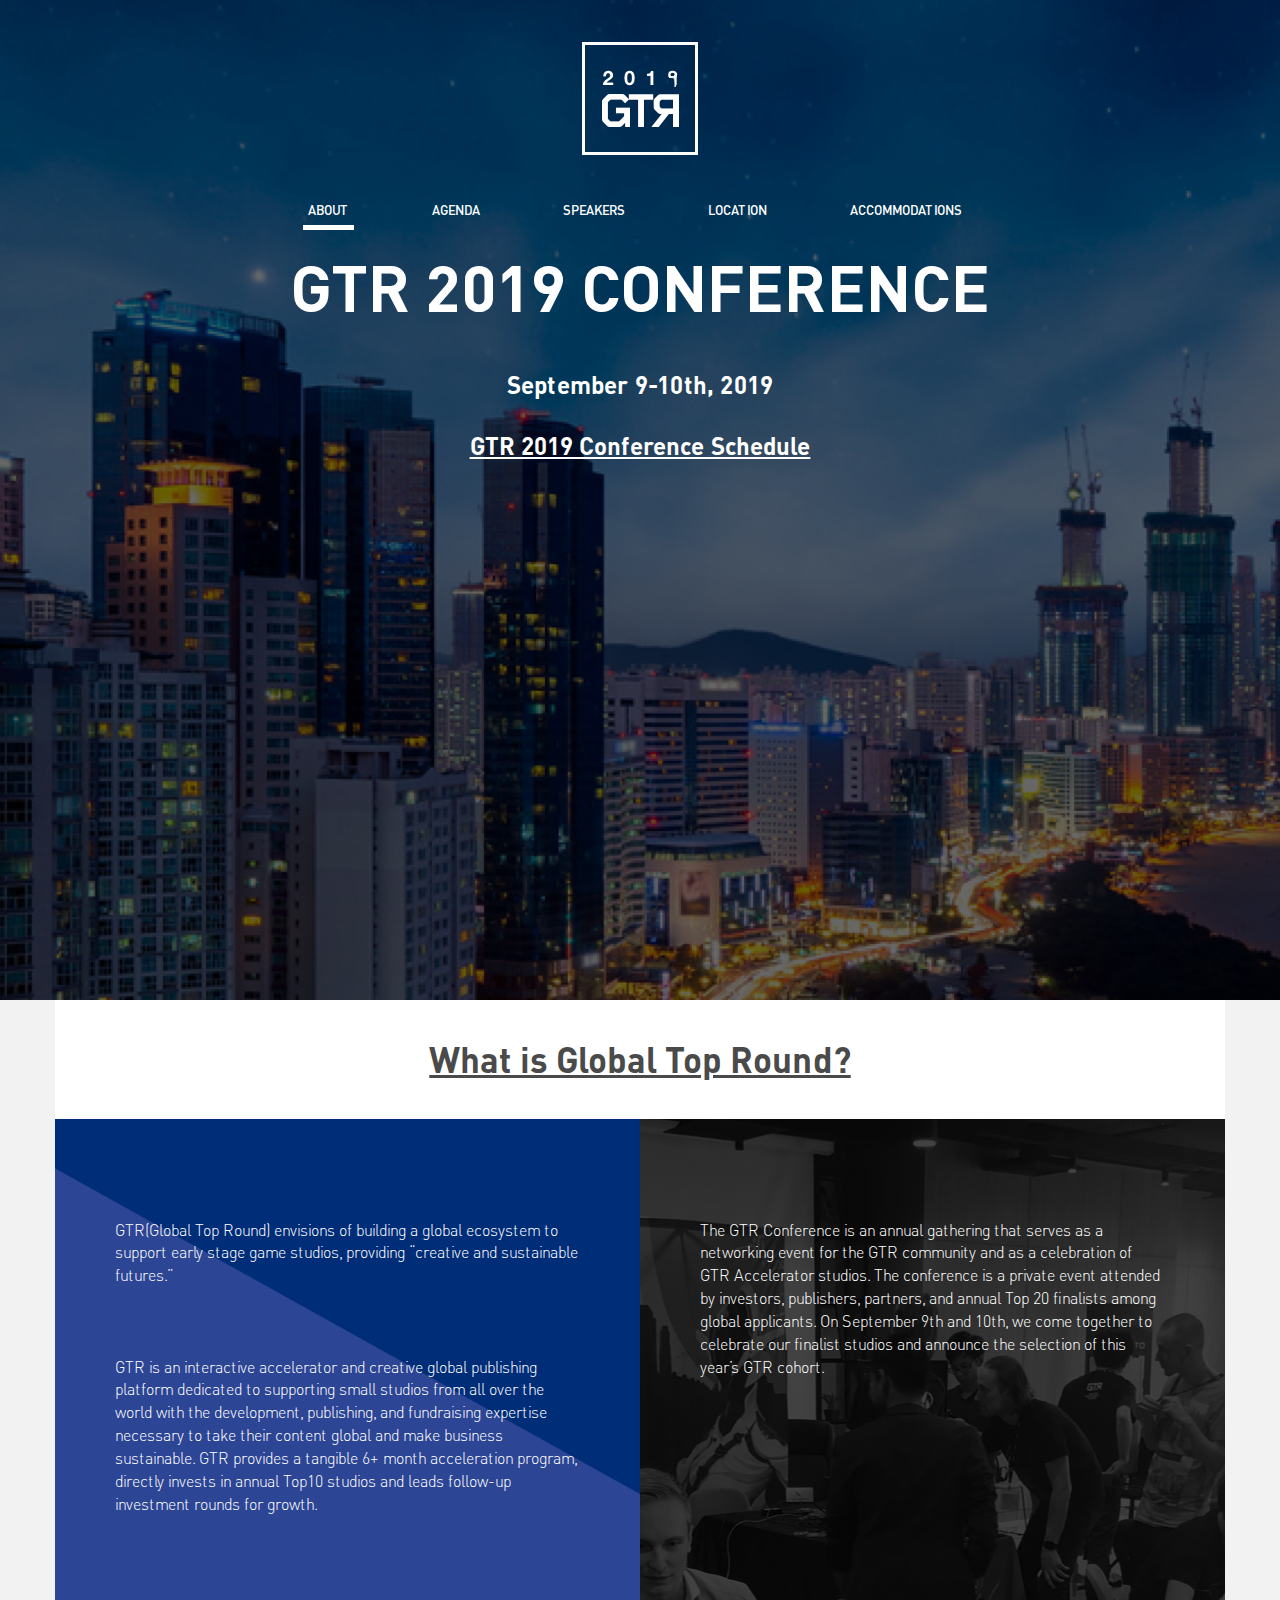
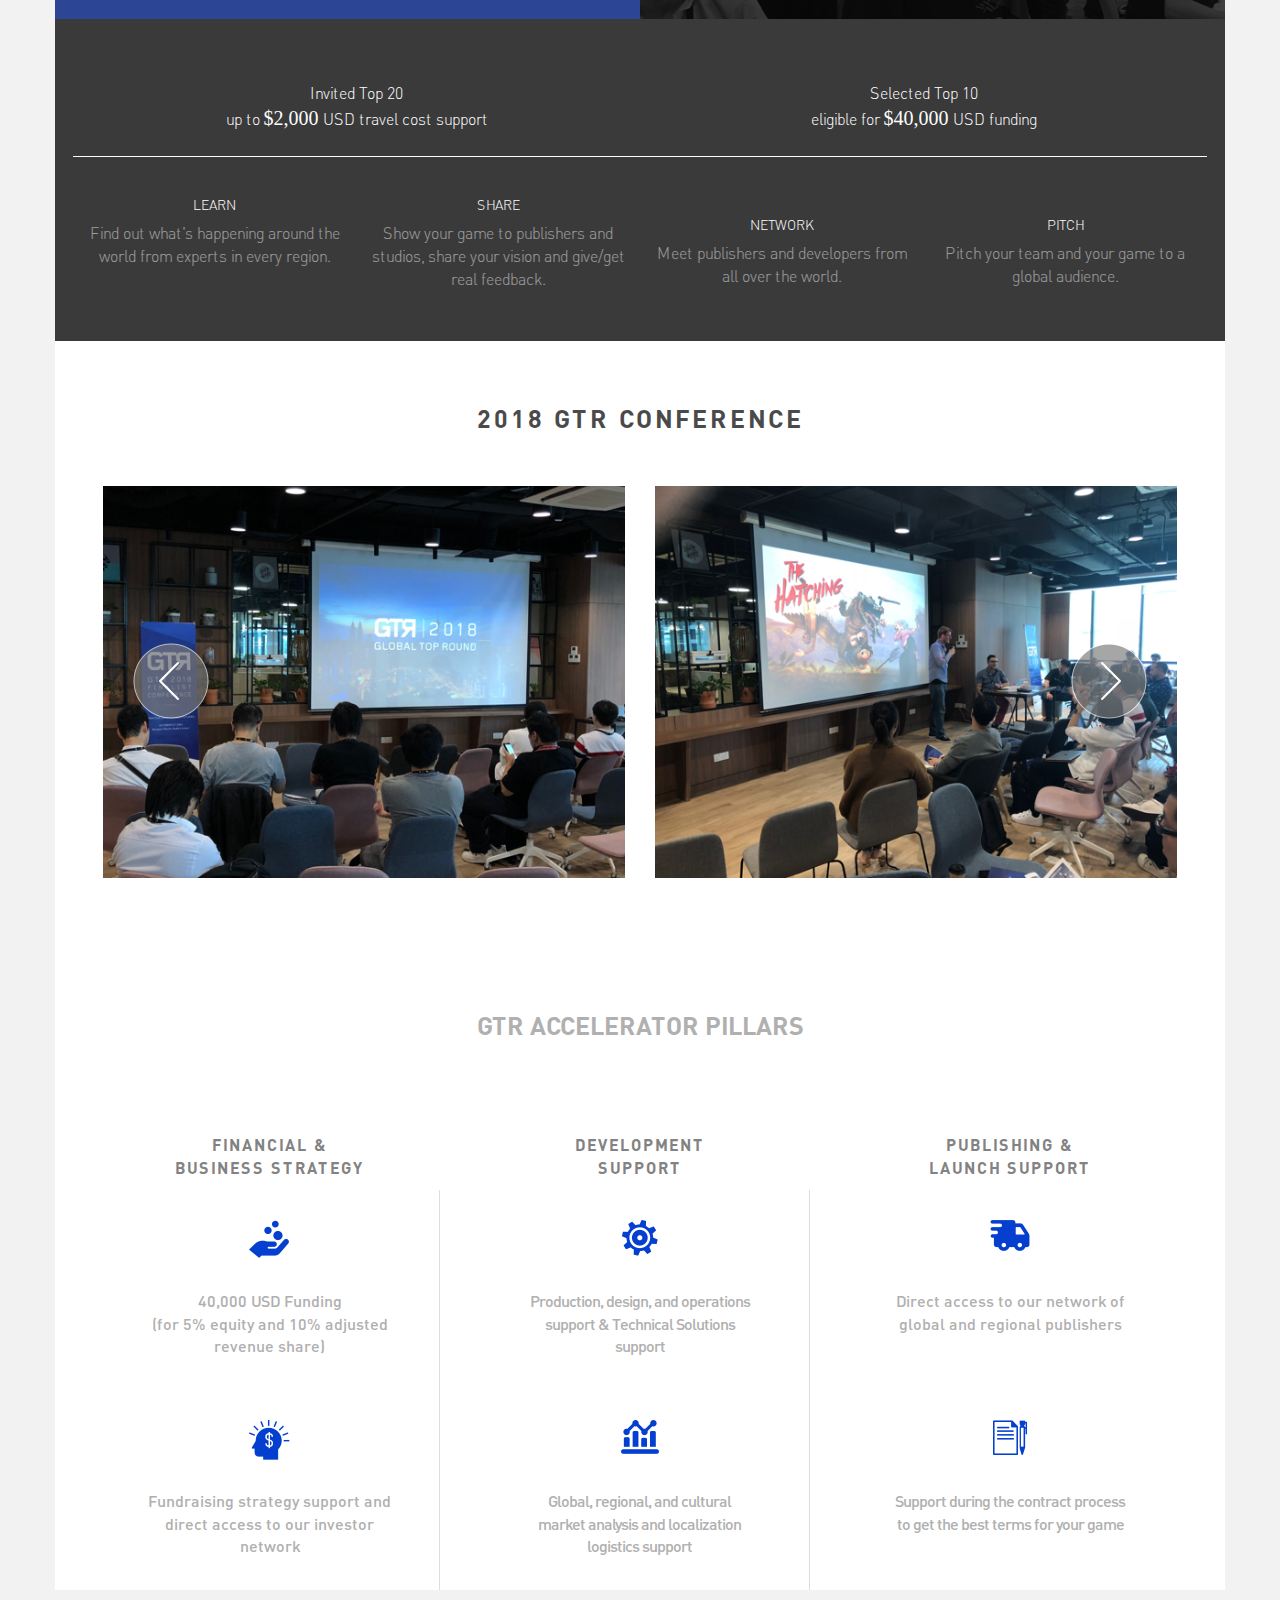
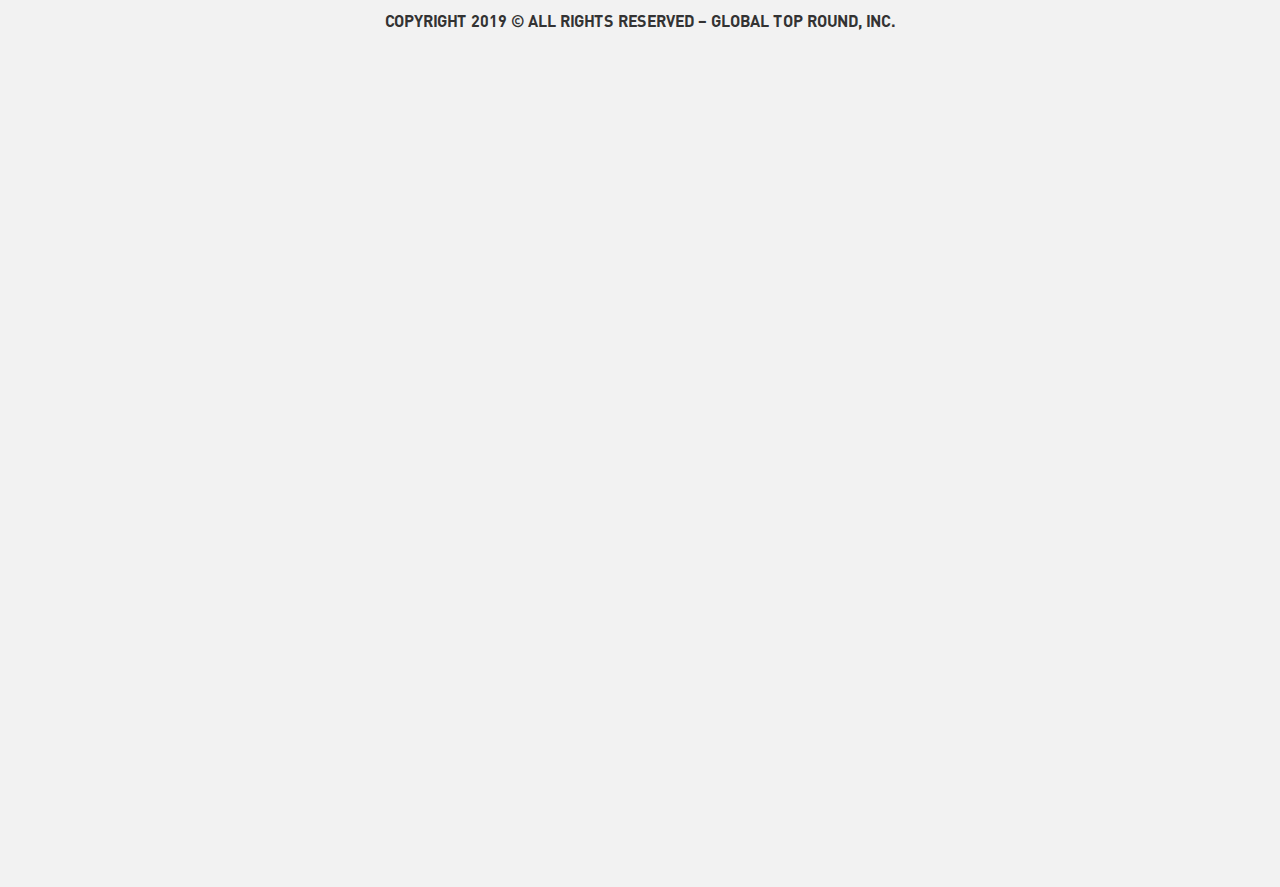
<file: index.html>
<!DOCTYPE html>
<html>
<head>
    <meta http-equiv="Content-Type" content="text/html; charset=utf-8" />
    <meta charset="utf-8" />
    <meta name="viewport" content="width=device-width, initial-scale=1.0">
    <meta property="og:url" content="http://2019.globaltopround.com">
    <meta property="og:title" content="GTR 2019 Conference">
    <meta property="og:type" content="website">
    <meta property="og:image" content="http://2019.globaltopround.com/image/home/fb_main.jpg">
    <meta property="og:description" content="September 9-10th, 2019
    GTR 2018 Conference,
    Event Space @ Komune,
    Level 8, Vertical Corporate Tower B,
    Avenue 10, Bangsar South, No.8, Jalan Kerinchi,
    59200 Kuala Lumpur.">

    <link rel="icon" href="favicon.ico">
    <title>GTR 2018</title>
    <link href="Content/css8729.css?v=MNReMSkoQxeExZ9I52pgCo85v_KX5xyVXGzIW08sOiM1" rel="stylesheet"/>
    <link href="Content/style.css?v=MNReMSkoQxeExZ9I52pgCo85v_KX5xyVXGzIW08sOiM11" rel="stylesheet"/>
    <script src="bundles/jquery403c?v=QHg7Luve4PHYJIgsJoqETdrk2xsihLws2gerCKQZyFw1"></script>
    <script src="bundles/bootstrap0b3b?v=-ktyuuYVm8reiCqek-REkH9kFQQZ53F1Ay-TXz9RIew1"></script>


    <style>
        body {background: #f2f2f2;}
        .navbar-nav {float:none;margin:0 auto;display: block;text-align: center;}
        .navbar-nav > li {display: inline-block;float:none;}
    </style>
</head>
<body>

<!-- Navigation -->
<div class="navbar navbar-inverse navbar-fixed-top col-xs-12">
    <div class="container">

        <h1 class="logo" style="margin:42px 0 30px 0"><a href="index.html"><img src="image/home/logo.png" alt="2018 GTR" /></a></h1>

        <div class="navbar-header">
            <button type="button" class="navbar-toggle" data-toggle="collapse" data-target=".navbar-collapse">
                <span class="icon-bar"></span>
                <span class="icon-bar"></span>
                <span class="icon-bar"></span>
            </button>
        </div>
        <div class="col-sm-12">

            <div class="navbar-collapse collapse">
                <ul class="nav navbar-nav gnbList">
                    <li class="apply_bd"><a href='index.html' class="on">ABOUT</a></li>
                    <li class="agenda_bd"><a href='Agenda.html'>AGENDA</a></li>
                    <!-- <li class="speakers_bd"><a href='Speakers.html'>SPEAKERS</a></li>
                    <li class="location_bd"><a href='Location.html'>LOCATION</a></li>
                    <li class="accommodations_bd"><a href='Accomodations.html'>ACCOMMODATIONS</a></li> -->
                    <li class="speakers_bd"><a href='#'>SPEAKERS</a></li>
                    <li class="location_bd"><a href='#'>LOCATION</a></li>
                    <li class="accommodations_bd"><a href='#'>ACCOMMODATIONS</a></li>
                </ul>
            </div>
        </div>
    </div>
</div>

<section id="header">

          <h2 style="margin-top:0;">
              GTR 2019 CONFERENCE
          </h2>
          <h5>
              September 9-10th, 2019<br><br>
          </h5>
          <a href="Agenda.html">GTR 2019 Conference Schedule</a>

          <br><br><br>
          <!-- <a href="https://levelupkl.com/" target="_blank" title="sponer link">

            <img class="pw_sponser_img" src="image/home/levelup.png" alt="sponser" width="140px">
          </a>
          <p class="pw_sponser_p">IN CONJUNCTION WITH LEVEL UP KL</p> -->



</section>

<section id="subCon">

    <div class="container">
        <a href="http://globaltopround.com" target="_blank" title="About GTR" class="global_link">
          <h4>What is Global Top Round?</h4>
        </a>
    </div>
</section>
<section>
  <div class="container">
    <div class="row">
      <div class="col-sm-6" style="padding:0">
        <div class="left_panel" >
          <p>
            GTR(Global Top Round) envisions of building a global ecosystem to support early stage game studios, providing “creative and sustainable futures.”
            <br><br><br><br>
            GTR is an interactive accelerator and creative global publishing platform dedicated to supporting small studios from all over the world with the development,
publishing, and fundraising expertise necessary to take their content global
and make business sustainable. GTR provides a tangible 6+ month acceleration program, directly invests in annual Top10 studios and leads follow-up investment rounds for growth.
          </p>

        </div>
      </div>
      <div class="col-sm-6" style="padding:0">
        <div class="right_panel">
          <p>The GTR Conference is an annual gathering that serves as a networking event for the GTR community and as a celebration of GTR Accelerator studios. The conference is a private event attended by investors, publishers, partners, and annual Top 20 finalists among global applicants. On September 9th and 10th, we come together to celebrate our finalist studios and announce the selection of this year’s GTR cohort.
 </p>
        </div>
      </div>
    </div>
  </div>




</section>
<section id="mainCon">
    <div class="container">
        <div class="row">
          <div class="col-sm-6" style="margin-top: 33px;">

            Invited Top 20<br>
            up to
            <span style="font-family:Roboto-Bold; font-size: 20px;">$2,000</span> USD  travel cost support<br><br>

            <div class="row" style="border-top: 1px solid white; padding: 30px 0 10px;">
              <div class="col-sm-6">
                <h5>LEARN</h5>
                <p style="opacity:.5;">Find out what's happening around the world from experts in every region.</p>
              </div>
              <div class="col-sm-6">
                <h5>SHARE</h5>
                <p style="opacity:.5;">Show your game to publishers and studios, share your vision and give/get real feedback.</p>
              </div>
            </div>
          </div>
          <div class="col-sm-6" style="margin-top: 33px;">
            Selected Top 10<br>eligible for
            <span style="font-family:Roboto-Bold; font-size: 20px;">$40,000</span> USD funding<br><br>

            <div class="row" style="border-top: 1px solid white; padding: 50px 0 10px;">
              <div class="col-sm-6">
                <h5>NETWORK</h5>
                <p style="opacity:.5;">Meet publishers and developers from all over the world.</p>
              </div>
              <div class="col-sm-6">
                <h5>PITCH</h5>
                <p style="opacity:.5;">Pitch your team and your game to a global audience.</p>
              </div>
            </div>
          </div>
        </div>
    </div>
</section>

<section id="gallery2">
  <div class="col-xs-12 sponsors" style="margin-bottom: 50px;">
        2018 GTR CONFERENCE
  </div>
  <div id="myCarousel" class="carousel slide" data-ride="carousel">
      <div class="carousel-inner">
          <div class="item active">
              <img src="image/home/slide_img/img_1.png" class="img-responsive">

          </div>
          <div class="item"><img src="image/home/slide_img/img_4.png" class="img-responsive"></div>
          <div class="item"><img src="image/home/slide_img/img_5.png" class="img-responsive"></div>
          <div class="item"><img src="image/home/slide_img/img_6.png" class="img-responsive"></div>
          <div class="item"><img src="image/home/slide_img/img_7.png" class="img-responsive"></div>
          <div class="item"><img src="image/home/slide_img/img_8.png" class="img-responsive"></div>
          <div class="item"><img src="image/home/slide_img/img_9.png" class="img-responsive"></div>
          <div class="item"><img src="image/home/slide_img/img_10.png" class="img-responsive"></div>
          <div class="item"><img src="image/home/slide_img/img_11.png" class="img-responsive"></div>
          <div class="item"><img src="image/home/slide_img/img_12.png" class="img-responsive"></div>
          <div class="item"><img src="image/home/slide_img/img_13.png" class="img-responsive"></div>
          <div class="item"><img src="image/home/slide_img/img_14.png" class="img-responsive"></div>
          <div class="item"><img src="image/home/slide_img/img_15.png" class="img-responsive"></div>
          <div class="item"><img src="image/home/slide_img/img_16.png" class="img-responsive"></div>
          <div class="item"><img src="image/home/slide_img/img_17.png" class="img-responsive"></div>
          <div class="item"><img src="image/home/slide_img/img_18.png" class="img-responsive"></div>
      </div>
      <div class="btn_left" style="top:40% !important;">
          <a class="left carousel-control" href="#myCarousel" data-slide="prev" >
            <img src="image/home/left_arrow.png" width="30px" alt="" style="margin-left: 10px;margin-top:100px !important;">
          </a>
      </div>
      <div class="btn_right">
          <a class="right carousel-control" href="#myCarousel" data-slide="next" >
            <img src="image/home/right_arrow.png" width="30px" alt="" style="margin-top:100px !important;">
          </a>
      </div>
  </div>


</section>
<section id="gallery">
  <div class="container">

    <div class="col-xs-12 sponsors" style="margin-bottom: 50px;">
          2018 GTR CONFERENCE
    </div>

    <div class="row">
      <div class="col-md-12">
        <div class="carousel slide multi-item-carousel" id="theCarousel">
          <div class="carousel-inner">
            <div class="item active">
              <div class="col-xs-6">
                <a href="#1">
                  <img src="image/home/slide_img/img_1.png" class="img-responsive">
                </a>
              </div>
            </div>
            <div class="item">
              <div class="col-xs-6">
                <a href="#1">
                  <img src="image/home/slide_img/img_4.png" class="img-responsive">
                </a>
              </div>
            </div>
            <div class="item">
              <div class="col-xs-6">
                <a href="#1">
                  <img src="image/home/slide_img/img_5.png" class="img-responsive">
                </a>
              </div>
            </div>
            <div class="item">
              <div class="col-xs-6">
                <a href="#1">
                  <img src="image/home/slide_img/img_6.png" class="img-responsive">
                </a>
              </div>
            </div>
            <div class="item">
              <div class="col-xs-6">
                <a href="#1">
                  <img src="image/home/slide_img/img_7.png" class="img-responsive">
                </a>
              </div>
            </div>
            <div class="item">
              <div class="col-xs-6">
                <a href="#1">
                  <img src="image/home/slide_img/img_8.png" class="img-responsive">
                </a>
              </div>
            </div>
            <div class="item">
              <div class="col-xs-6">
                <a href="#1">
                  <img src="image/home/slide_img/img_9.png" class="img-responsive">
                </a>
              </div>
            </div>
            <div class="item">
              <div class="col-xs-6">
                <a href="#1">
                  <img src="image/home/slide_img/img_10.png" class="img-responsive">
                </a>
              </div>
            </div>
            <div class="item">
              <div class="col-xs-6">
                <a href="#1">
                  <img src="image/home/slide_img/img_11.png" class="img-responsive">
                </a>
              </div>
            </div>
            <div class="item">
              <div class="col-xs-6">
                <a href="#1">
                  <img src="image/home/slide_img/img_12.png" class="img-responsive">
                </a>
              </div>
            </div>
            <div class="item">
              <div class="col-xs-6">
                <a href="#1">
                  <img src="image/home/slide_img/img_13.png" class="img-responsive">
                </a>
              </div>
            </div>
            <div class="item">
              <div class="col-xs-6">
                <a href="#1">
                  <img src="image/home/slide_img/img_14.png" class="img-responsive">
                </a>
              </div>
            </div>
            <div class="item">
              <div class="col-xs-6">
                <a href="#1">
                  <img src="image/home/slide_img/img_15.png" class="img-responsive">
                </a>
              </div>
            </div>
            <div class="item">
              <div class="col-xs-6">
                <a href="#1">
                  <img src="image/home/slide_img/img_16.png" class="img-responsive">
                </a>
              </div>
            </div>
            <div class="item">
              <div class="col-xs-6">
                <a href="#1">
                  <img src="image/home/slide_img/img_17.png" class="img-responsive">
                </a>
              </div>
            </div>
            <div class="item">
              <div class="col-xs-6">
                <a href="#1">
                  <img src="image/home/slide_img/img_18.png" class="img-responsive">
                </a>
              </div>
            </div>
          </div>
          <a class="left carousel-control" href="#theCarousel" data-slide="prev" style="background-image:none; top:40%;">
            <img src="image/home/left_arrow.png" width="76px" alt="" />
          </a>
          <a class="right carousel-control" href="#theCarousel" data-slide="next" style="background-image:none; top:40%;">
            <img src="image/home/right_arrow.png" width="76px" alt="" /></a>
        </div>
      </div>
    </div>
  </div>

</section>
<section id="mainCon2">
    <div class="container ">
        <div class="col-xs-12 pillars_con" style="margin-top: 100px;">
            <div class="col-xs-12 pillars">
                GTR ACCELERATOR PILLARS
            </div>
            <div class="col-xs-4 pillarsList">
                <div class="col-xs-offset-1 col-xs-10 pillarsTit">
                    FINANCIAL &amp;<br>
                    BUSINESS STRATEGY
                </div>
                <div class="col-xs-12 pillars01 borderRight">
                    40,000 USD Funding<br>
                    (for 5% equity and 10% adjusted<br>
                    revenue share)
                </div>
                <div class="col-xs-12 pillars04 borderRight">
                    Fundraising strategy support and<br>
                    direct access to our investor<br>
                    network
                </div>
            </div>
            <div class="col-xs-4 pillarsList">
                <div class="col-xs-offset-2 col-xs-8 pillarsTit">
                    DEVELOPMENT<br>
                    SUPPORT
                </div>
                <div class="col-xs-12 pillars02 borderRight">
                    Production, design, and operations<br>
                    support &amp; Technical Solutions
                    <br>support
                </div>
                <div class="col-xs-12 pillars05 borderRight">
                    Global, regional, and cultural<br>
                    market analysis and localization<br>
                    logistics support
                </div>
            </div>
            <div class="col-xs-4 pillarsList">
                <div class="col-xs-offset-1 col-xs-10 pillarsTit">
                    PUBLISHING &amp;<br>
                    LAUNCH SUPPORT
                </div>
                <div class="col-xs-12 pillars03">
                    Direct access to our network of<br>
                    global and regional publishers
                </div>
                <div class="col-xs-12 pillars06 ">
                    Support during the contract process<br>
                    to get the best terms for your game
                </div>
            </div>
        </div>

        <!-- <div class="col-xs-12 sponsors">
            2019 GTR CONFERENCE SPONSORS
        </div> -->
        <!-- <div class="row">
          <div class="col-sm-3 col-xs-6 sponsors1">
            <div class="sponser">
              <a href="https://www.mdec.my/" target="_blank" title="MDEC">
                <img class="sponser_img" src="image/home/mdec.png" alt="sponser">
              </a>
            </div>
          </div>
          <div class="col-sm-3 col-xs-6 sponsors1">
            <div class="sponser">
              <a href="http://global.ncsoft.com/global/" target="_blank" title="NCSOFT">
                <img class="sponser_img" src="image/home/ncsoft.png" alt="sponser">
              </a>
            </div>
          </div>
          <div class="col-sm-3 col-xs-6 sponsors1">
            <div class="sponser">
              <a href="https://www.neowizablestudio.com/" target="_blank" title="Neowiz Able Studio">
                <img class="sponser_img" src="image/home/neowiz2.png" alt="sponser" style="width:120px;">
              </a>
            </div>
          </div>
          <div class="col-sm-3 col-xs-6 sponsors1">
            <div class="sponser">
              <a href="http://supertree.co/" target="_blank" title="SuperTree">
                <img class="sponser_img" src="image/home/supertree.png" alt="sponser">
              </a>
            </div>
          </div>
        </div>
        <div class="row">
          <div class="col-sm-4 col-xs-6 sponsors1">
            <div class="sponser">
              <a href="https://round-zero.com/" target="_blank" title="Round Zero">
                <img class="sponser_img" src="image/home/roundzero.png" alt="sponser">
              </a>
            </div>
          </div>
          <div class="col-sm-4 col-xs-6 sponsors1">
            <div class="sponser">
              <a href="http://anotherindie.com" target="_blank" title="Another Indie">
                <img class="sponser_img" src="image/home/indie.png" alt="sponser">
              </a>
            </div>
          </div>
          <div class="col-sm-4 col-xs-6 sponsors1">
            <div class="sponser">
              <a href="http://gamebcn.co/" target="_blank" title="Game BCN">
                <img class="sponser_img" src="image/home/gamebcn.png" alt="sponser">
              </a>
            </div>
          </div>
        </div> -->

        <br><br><br><br><br><br><br>
    </div>
    <div class="col-xs-12 footer">
        COPYRIGHT 2019 © ALL RIGHTS RESERVED – GLOBAL TOP ROUND, INC.
    </div>
</section>


<script>
// Instantiate the Bootstrap carousel
$('.multi-item-carousel').carousel({
interval: false
});

// for every slide in carousel, copy the next slide's item in the slide.
// Do the same for the next, next item.
$('.multi-item-carousel .item').each(function(){
var next = $(this).next();
if (!next.length) {
  next = $(this).siblings(':first');
}
next.children(':first-child').clone().appendTo($(this));

// if (next.next().length>0) {
//   next.next().children(':first-child').clone().appendTo($(this));
// } else {
//   $(this).siblings(':first').children(':first-child').clone().appendTo($(this));
// }
});
</script>




</body>
</html>
</file>
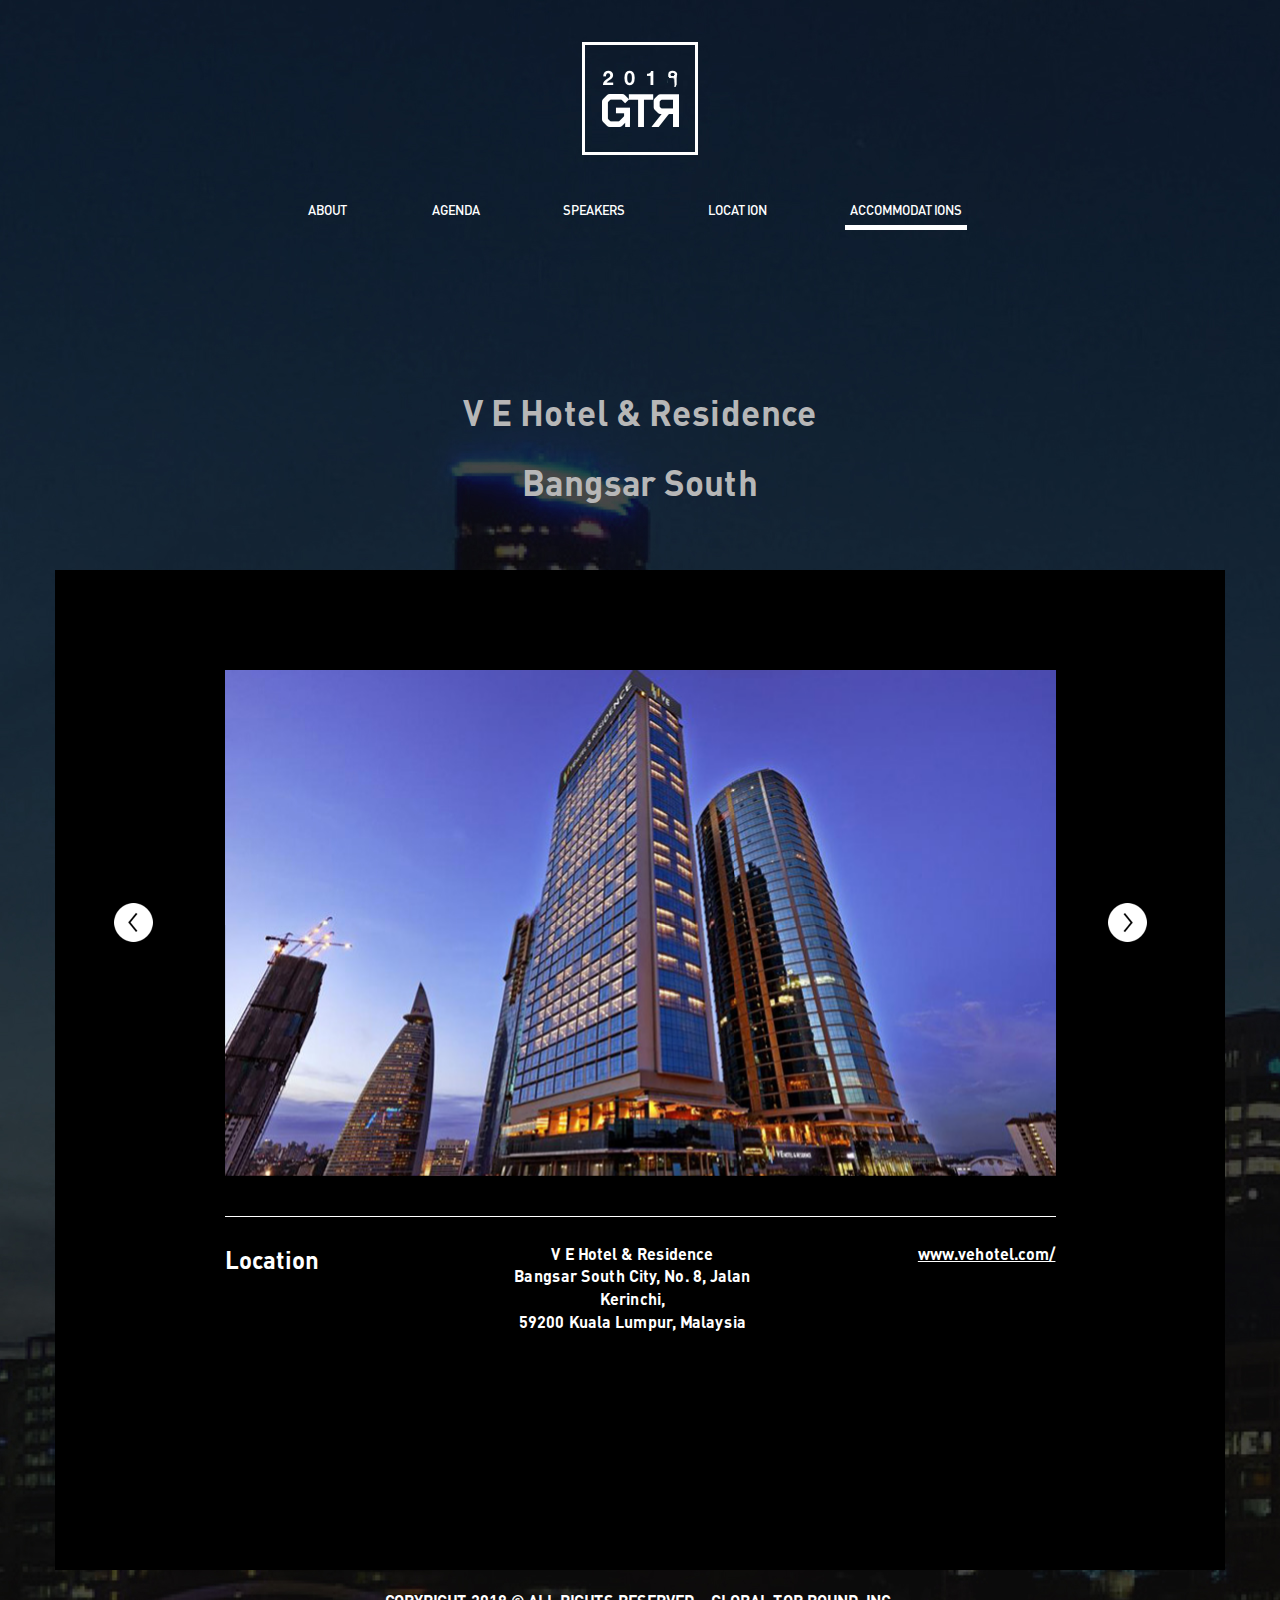
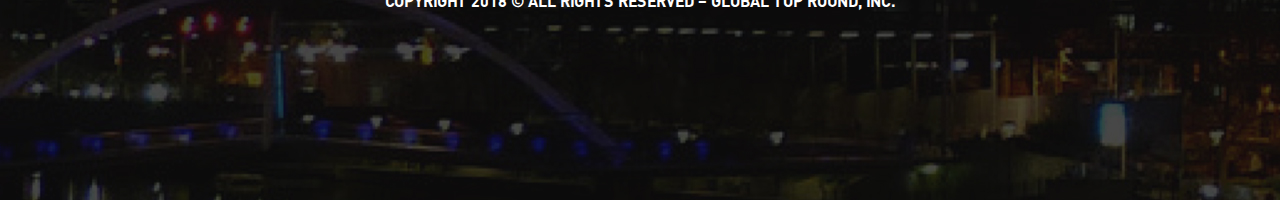
<file: Accomodations.html>
<!DOCTYPE html>
<html>
<head>
    <meta http-equiv="Content-Type" content="text/html; charset=utf-8" />
    <meta charset="utf-8" />
    <meta name="viewport" content="width=device-width, initial-scale=1.0">
    <link rel="icon" href="favicon.ico">
    <title>GTR 2018</title>
    <link href="Content/css8729.css?v=MNReMSkoQxeExZ9I52pgCo85v_KX5xyVXGzIW08sOiM1" rel="stylesheet"/>
    <link href="Content/style.css?v=MNReMSkoQxeExZ9I52pgCo85v_KX5xyVXGzIW08sOiM1" rel="stylesheet"/>

    <script src="bundles/modernizr0cf5?v=inCVuEFe6J4Q07A0AcRsbJic_UE5MwpRMNGcOtk94TE1"></script>

    <style>
        body {
          background: url(image/location/bg.jpg) no-repeat center top;
        }
    </style>

</head>
<body id="location">
    <div class="container body-content">
<div class="row">
  <div class="navbar navbar-inverse navbar-fixed-top col-xs-12">
      <div class="container">

          <h1 class="logo" style="margin:42px 0 30px 0"><a href="index.html"><img src="image/home/logo.png" alt="2018 GTR" /></a></h1>

          <div class="navbar-header">
              <button type="button" class="navbar-toggle" data-toggle="collapse" data-target=".navbar-collapse">
                  <span class="icon-bar"></span>
                  <span class="icon-bar"></span>
                  <span class="icon-bar"></span>
              </button>
          </div>
          <div class="col-sm-12">

              <div class="navbar-collapse collapse">
                  <ul class="nav navbar-nav gnbList">
                      <li class="apply_bd"><a href='index.html' >ABOUT</a></li>
                      <li class="agenda_bd"><a href='Agenda.html' >AGENDA</a></li>
                      <li class="speakers_bd"><a href='Speakers.html'>SPEAKERS</a></li>
                      <li class="location_bd"><a href='Location.html' >LOCATION</a></li>
                      <li class="accommodations_bd"><a href='Accomodations.html' class="on">ACCOMMODATIONS</a></li>
                  </ul>
              </div>
          </div>
      </div>
  </div>
  <div id="subCon" class="col-sm-12 ">
    V E Hotel & Residence<br><br>
    Bangsar South
  </div>

  <section id="sliderCon" style="clear:both;">
    <div id="myCarousel" class="carousel slide" data-ride="carousel">
        <div class="carousel-inner location_box">
            <div class="item active">
                <img src="image/location/accomodation0.jpg" alt="First Slide">
                <div class="container">
                    <div class="carousel-caption">
                    </div>
                </div>
            </div>
            <div class="item ">
                <img src="image/location/accomodation1.jpg" alt="Second Slide">
                <div class="container">
                    <div class="carousel-caption">
                    </div>
                </div>
            </div>
            <div class="item ">
                <img src="image/location/accomodation2.jpg" alt="Third Slide">
                <div class="container">
                    <div class="carousel-caption">
                    </div>
                </div>
            </div>
            <div class="item ">
                <img src="image/location/accomodation3.jpg" alt="Forth Slide">
                <div class="container">
                    <div class="carousel-caption">
                    </div>
                </div>
            </div>
        </div>
        <div class="btn_left">
            <a class="left carousel-control" href="#myCarousel" data-slide="prev">
              <img src="image/location/arrow_left.png" alt="" />
            </a>
        </div>
        <div class="btn_right">
            <a class="right carousel-control" href="#myCarousel" data-slide="next">
              <img src="image/location/arrow_right.png" alt="" />
            </a>
        </div>
    </div>

    <div id="textCon">

      <div class="col-sm-12 col-md-4 col-lg-4 text_area">
        Location
      </div>
      <div class="col-sm-12 col-md-4 col-lg-4 text_area" style="text-align:center;">
        V E Hotel & Residence<br>
        Bangsar South City, No. 8, Jalan Kerinchi,<br>
        59200 Kuala Lumpur, Malaysia
      </div>
      <div class="col-sm-12 col-md-4 col-lg-4 text_area">
        <a href="http://www.vehotel.com/" target="_black" style="text-decoration: underline">www.vehotel.com/</a>
      </div>

    </div>

  </section>

  <div class="col-xs-12 footer" style="color:white;">
      COPYRIGHT 2018 © ALL RIGHTS RESERVED – GLOBAL TOP ROUND, INC.
  </div>

</div>


    </div>

    <script src="bundles/jquery403c?v=QHg7Luve4PHYJIgsJoqETdrk2xsihLws2gerCKQZyFw1"></script>

    <script src="bundles/bootstrap0b3b?v=-ktyuuYVm8reiCqek-REkH9kFQQZ53F1Ay-TXz9RIew1"></script>


</body>
</html>
</file>
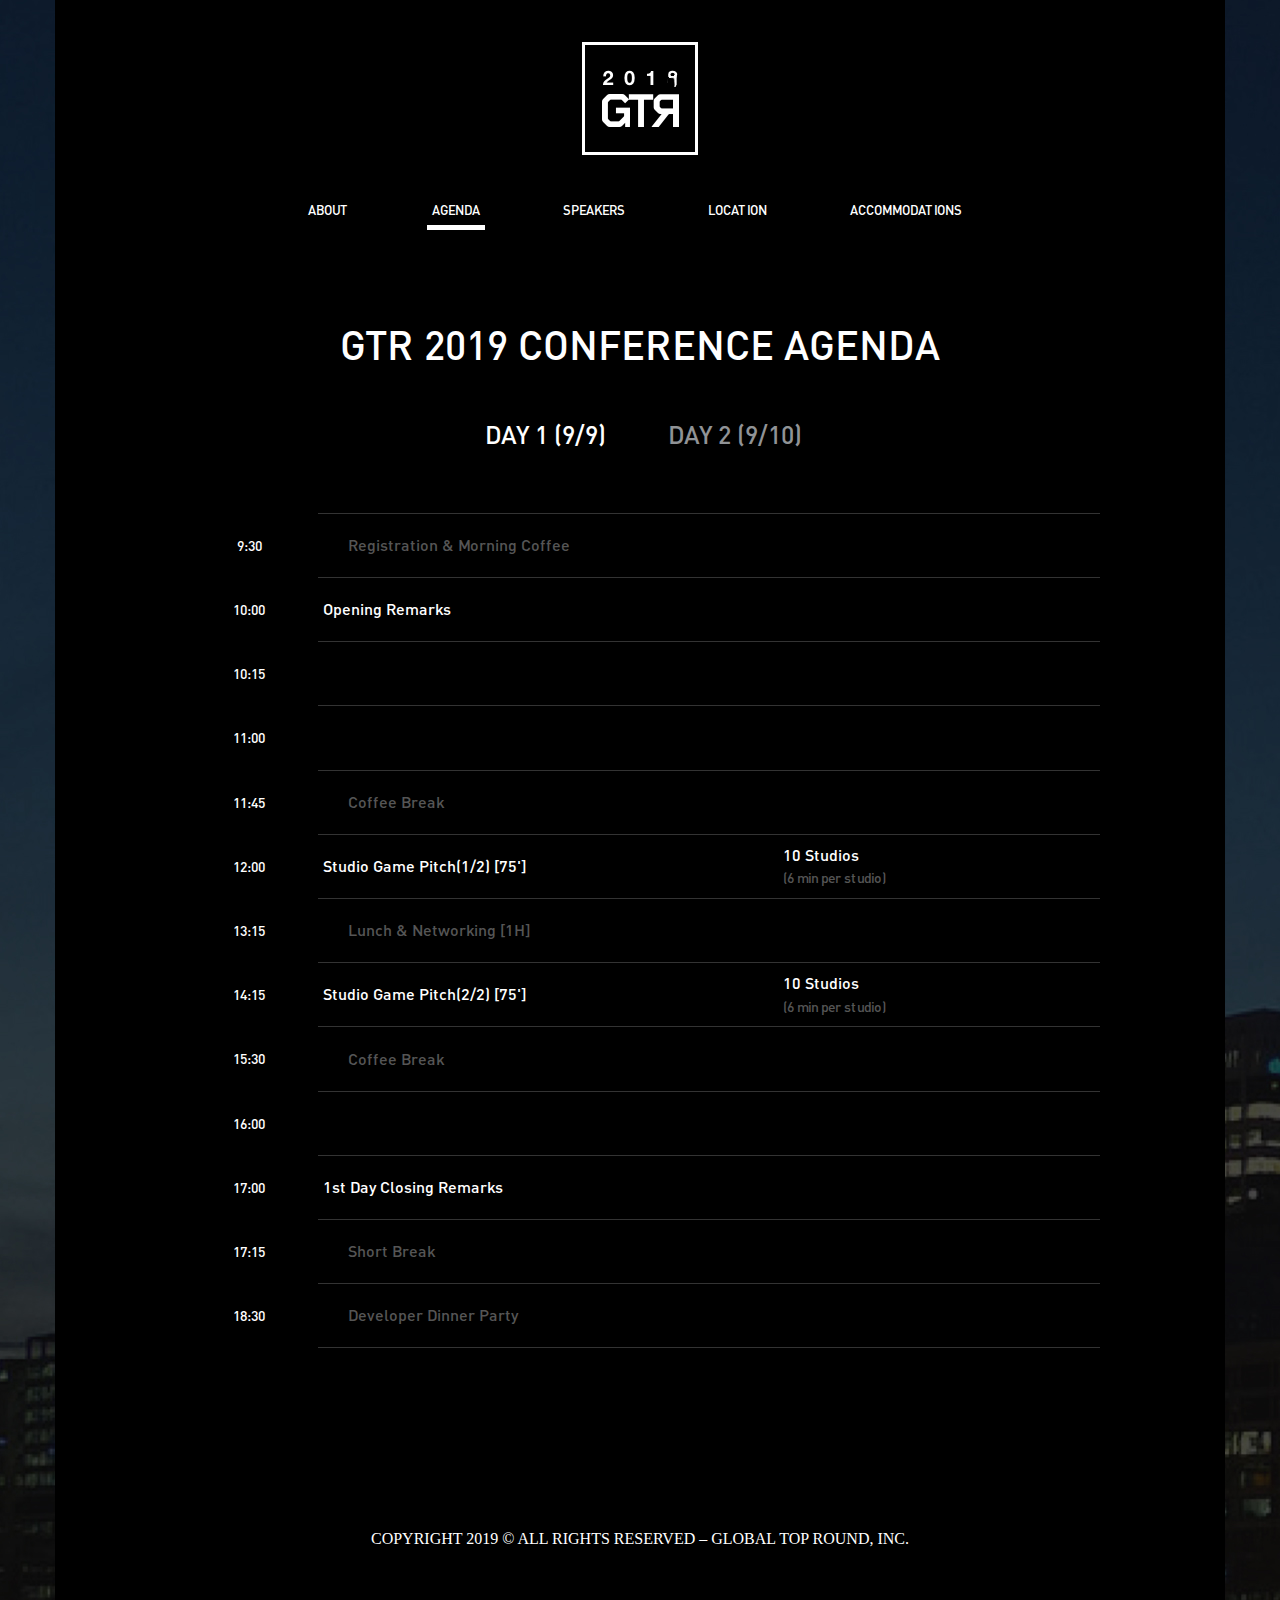
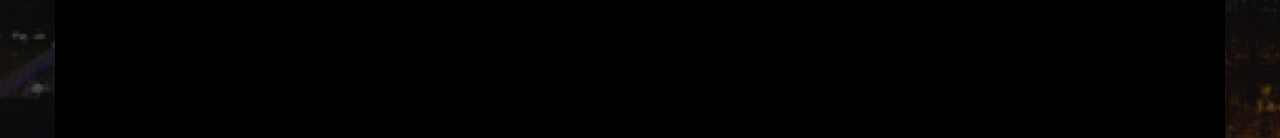
<file: Agenda.html>
<!DOCTYPE html>
<html>
<head>
    <meta http-equiv="Content-Type" content="text/html; charset=utf-8" />
    <meta charset="utf-8" />
    <meta name="viewport" content="width=device-width, initial-scale=1.0">
    <link rel="icon" href="favicon.ico">
    <title>GTR 2019</title>
    <link href="Content/css8729.css?v=MNReMSkoQxeExZ9I52pgCo85v_KX5xyVXGzIW08sOiM11" rel="stylesheet"/>
    <link href="Content/style.css?v=MNReMSkoQxeExZ9I52pgCo85v_KX5xyVXGzIW08sOiM11" rel="stylesheet"/>

    <script src="bundles/jquery403c?v=QHg7Luve4PHYJIgsJoqETdrk2xsihLws2gerCKQZyFw1"></script>

    <script src="bundles/bootstrap0b3b?v=-ktyuuYVm8reiCqek-REkH9kFQQZ53F1Ay-TXz9RIew1"></script>


    <style>
        body {
            background: url(image/location/bg.jpg) no-repeat center top;
        }
    </style>
    <script type="text/javascript" src="Scripts/Agenda_tab.js"></script>
</head>
<body>

    <div class="container body-content">
<div class="row" id="Agenda">
  <div class="navbar navbar-inverse navbar-fixed-top col-xs-12">
      <div class="container">

          <h1 class="logo" style="margin:42px 0 30px 0"><a href="index.html"><img src="image/home/logo.png" alt="2018 GTR" /></a></h1>

          <div class="navbar-header">
              <button type="button" class="navbar-toggle" data-toggle="collapse" data-target=".navbar-collapse">
                  <span class="icon-bar"></span>
                  <span class="icon-bar"></span>
                  <span class="icon-bar"></span>
              </button>
          </div>
          <div class="col-sm-12">

              <div class="navbar-collapse collapse">
                  <ul class="nav navbar-nav gnbList">
                      <li class="apply_bd"><a href='index.html' >ABOUT</a></li>
                      <li class="agenda_bd"><a href='Agenda.html' class="on">AGENDA</a></li>
                      <!-- <li class="speakers_bd"><a href='Speakers.html'>SPEAKERS</a></li>
                      <li class="location_bd"><a href='Location.html'>LOCATION</a></li>
                      <li class="accommodations_bd"><a href='Accomodations.html'>ACCOMMODATIONS</a></li> -->
                      <li class="speakers_bd"><a href='#'>SPEAKERS</a></li>
                      <li class="location_bd"><a href='#'>LOCATION</a></li>
                      <li class="accommodations_bd"><a href='#'>ACCOMMODATIONS</a></li>
                  </ul>
              </div>
          </div>
      </div>
  </div>
    <div class="col-xs-12 agenda_con">
        GTR 2019 CONFERENCE AGENDA
    </div>
    <div class="Agenda_01">
        <div class="col-xs-12">
            <div class="col-xs-offset-4 col-xs-2 tba_tit tba_01">DAY 1 (9/9)</div>
            <div class="col-xs-2 tba_tit tba_02">DAY 2 (9/10)</div>
        </div>

        <div class="col-xs-12">
            <div class="col-sm-offset-1 col-sm-10 agenda_tbl02">
                <table class="table text-left agenda_tbl">
                    <colgroup>
                        <col style="width:15%" />
                        <col style="width:50%" />
                        <col style="width:35%" />
                    </colgroup>
                    <tbody>
                        <tr>
                            <td>9:30</td>
                            <td class="txt">Registration &amp; Morning Coffee</td>
                            <td></td>
                        </tr>
                        <tr>
                            <td>10:00</td>
                            <td>Opening Remarks</td>
                            <td>
                              <div data-toggle="modal" data-target="#Hasnul" style="cursor:pointer;">

                              </div>
                              <span class="txt">

                              </span>
                            </td>
                        </tr>
                        <tr>
                            <td>10:15</td>
                            <td>

                            </td>
                            <td>
                              <div data-toggle="modal" data-target="#pasijokinen" style="cursor:pointer;">

                              </div>
                              <span class="txt">

                              </span>
                            </td>
                        </tr>
                        <tr>
                            <td>11:00</td>
                            <td>

                            </td>
                            <td>
                              <div data-toggle="modal" data-target="#Seokhyunkim" style="cursor:pointer;">

                              </div>
                              <span class="txt">

                              </span>
                            </td>
                        </tr>
                        <tr>
                            <td>11:45</td>
                            <td class="txt">Coffee Break</td>
                            <td></td>
                        </tr>
                        <tr>
                            <td>12:00</td>
                            <td>
                              Studio Game Pitch(1/2) [75']
                            </td>
                            <td>
                              <div>
                                10 Studios
                              </div>
                              <span class="txt">(6 min per studio)</span>
                            </td>
                        </tr>
                        <tr>
                            <td>13:15</td>
                            <td class="txt">Lunch & Networking [1H]</td>
                            <td></td>
                        </tr>
                        <tr>
                            <td>14:15</td>
                            <td>
                              Studio Game Pitch(2/2) [75']
                            </td>
                            <td>
                              <div>
                                10 Studios
                              </div>
                              <span class="txt">(6 min per studio)</span>
                            </td>
                        </tr>
                        <tr>
                          <td>15:30</td>
                          <td class="txt">Coffee Break</td>
                          <td></td>
                        </tr>
                        <tr>
                            <td>16:00</td>
                            <td>

                            </td>


                            <td>
                              <div data-toggle="modal" data-target="#davidgardner" style="cursor:pointer;">

                              </div>
                              <span class="txt">

                              </span>
                            </td>
                        </tr>
                        <tr>
                            <td>17:00</td>
                            <td>1st Day Closing Remarks</td>
                            <td>
                              <div data-toggle="modal" data-target="#NICK" style="cursor:pointer;">

                              </div>
                              <span class="txt">

                              </span>
                            </td>
                        </tr>
                        <tr>
                          <td>17:15</td>
                          <td class="txt">Short Break</td>
                          <td></td>
                        </tr>
                        <tr>
                            <td>18:30</td>
                            <td class="txt">Developer Dinner Party</td>
                            <td>
                              <span class="txt">

                              </span>
                            </td>
                        </tr>
                        <tr>
                            <td></td>
                            <td></td>
                            <td></td>
                        </tr>
                    </tbody>
                </table>
            </div>
        </div>
    </div>
    <div class="Agenda_02">
        <div class="col-xs-12">
            <div class="col-xs-offset-4 col-xs-2 tba_tit tba_01">DAY 1 (9/9)</div>
            <div class="col-xs-2 tba_tit tba_02">DAY 2 (9/10)</div>
        </div>

        <div class="col-xs-12">

            <div class="col-sm-offset-1 col-sm-10 agenda_tbl02">
                <table class="table text-left agenda_tbl">
                    <colgroup>
                      <col style="width:15%" />
                      <col style="width:50%" />
                      <col style="width:35%" />
                    </colgroup>
                    <tbody>
                      <tr>
                          <td>9:30</td>
                          <td class="txt">Morning Coffee &amp; Networking</td>
                          <td></td>
                      </tr>
                      <tr>
                          <td>10:00</td>
                          <td>Opening Remarks</td>
                          <td>
                            <div data-toggle="modal" data-target="#DANNY" style="cursor:pointer;">

                            </div>
                            <span class="txt">

                            </span>
                          </td>
                      </tr>
                      <tr>
                          <td>10:15</td>
                          <td>

                          </td>
                          <td>
                            <div data-toggle="modal" data-target="#marklee" style="cursor:pointer;">

                            </div>
                            <span class="txt">

                            </span>
                          </td>
                      </tr>
                      <tr>
                          <td>11:00</td>
                          <td>

                          </td>
                          <td>
                            <div data-toggle="modal" data-target="#Yerim" style="cursor:pointer;">

                            </div>
                            <span class="txt">

                            </span>
                          </td>
                      </tr>
                      <tr>
                          <td>11:45</td>
                          <td class="txt">Coffee Break</td>
                          <td></td>
                      </tr>
                      <tr>
                          <td>12:00</td>
                          <td>

                          </td>
                          <td>

                            <span class="txt">

                            </span>
                          </td>
                      </tr>
                      <tr>
                          <td>12:45</td>
                          <td class="txt">Lunch & Networking [45']</td>
                          <td></td>
                      </tr>
                      <tr>
                          <td>13:30</td>
                          <td rowspan="3">

                          </td>
                          <td>
                          </td>
                      </tr>
                      <tr>
                        <td></td>

                        <td class="txt">Coffee Break</td>
                      </tr>
                      <tr>
                        <td></td>

                        <td></td>
                      </tr>
                      <tr>
                        <td>16:30</td>
                        <td class="txt"></td>
                        <td></td>
                      </tr>
                      <tr>
                        <td>16:45</td>
                        <td class="txt">Short Break</td>
                        <td></td>
                      </tr>
                      <tr>
                          <td>17:00</td>
                          <td>
                            Top10 Announcement &amp; Closing Remarks
                          </td>
                          <td></td>
                      </tr>
                      <tr>
                          <td></td>
                          <td></td>
                          <td></td>
                      </tr>
                    </tbody>
                </table>
            </div>
        </div>

    </div>







    <div class="col-xs-12 footer">
        COPYRIGHT 2019 &copy; ALL RIGHTS RESERVED – GLOBAL TOP ROUND, INC.
    </div>
</div>





    </div>



</body>
</html>
</file>
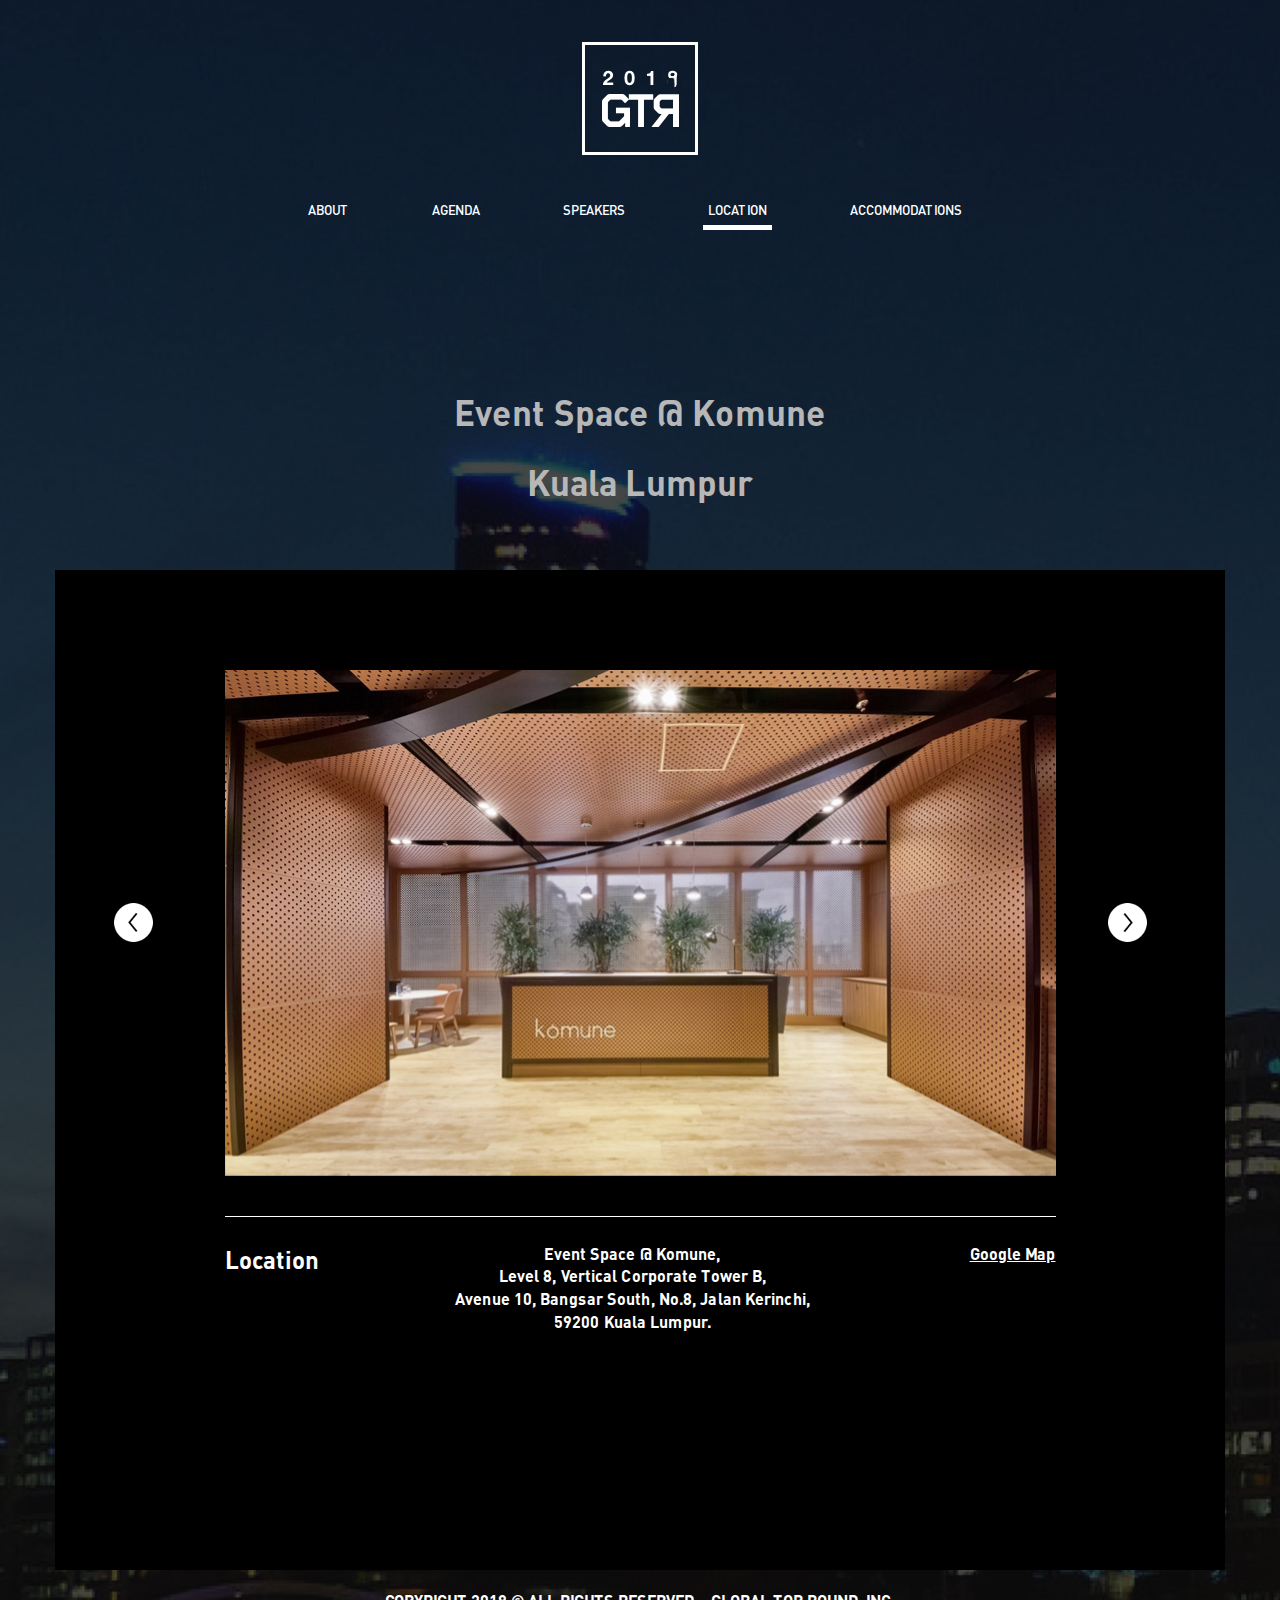
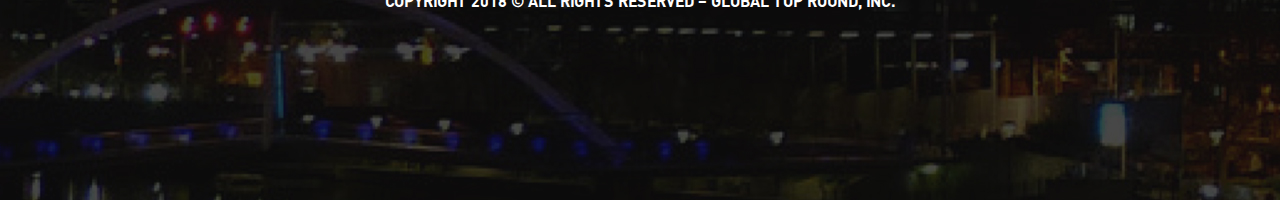
<file: Location.html>
<!DOCTYPE html>
<html>
<head>
    <meta http-equiv="Content-Type" content="text/html; charset=utf-8" />
    <meta charset="utf-8" />
    <meta name="viewport" content="width=device-width, initial-scale=1.0">
    <link rel="icon" href="favicon.ico">
    <title>GTR 2018</title>
    <link href="Content/css8729.css?v=MNReMSkoQxeExZ9I52pgCo85v_KX5xyVXGzIW08sOiM1" rel="stylesheet"/>
    <link href="Content/style.css?v=MNReMSkoQxeExZ9I52pgCo85v_KX5xyVXGzIW08sOiM1" rel="stylesheet"/>

    <script src="bundles/modernizr0cf5?v=inCVuEFe6J4Q07A0AcRsbJic_UE5MwpRMNGcOtk94TE1"></script>

    <style>
        body {
          background: url(image/location/bg.jpg) no-repeat center top;
        }

    </style>

</head>
<body id="location">
    <div class="container body-content">




<div class="row">
  <div class="navbar navbar-inverse navbar-fixed-top col-xs-12">
      <div class="container">

          <h1 class="logo" style="margin:42px 0 30px 0"><a href="index.html"><img src="image/home/logo.png" alt="2018 GTR" /></a></h1>

          <div class="navbar-header">
              <button type="button" class="navbar-toggle" data-toggle="collapse" data-target=".navbar-collapse">
                  <span class="icon-bar"></span>
                  <span class="icon-bar"></span>
                  <span class="icon-bar"></span>
              </button>
          </div>
          <div class="col-sm-12">

              <div class="navbar-collapse collapse">
                  <ul class="nav navbar-nav gnbList">
                      <li class="apply_bd"><a href='index.html' >ABOUT</a></li>
                      <li class="agenda_bd"><a href='Agenda.html' >AGENDA</a></li>
                      <li class="speakers_bd"><a href='Speakers.html'>SPEAKERS</a></li>
                      <li class="location_bd"><a href='Location.html' class="on">LOCATION</a></li>
                      <li class="accommodations_bd"><a href='Accomodations.html'>ACCOMMODATIONS</a></li>
                  </ul>
              </div>
          </div>
      </div>
  </div>
  <div id="subCon" class="col-sm-12 ">
    <!-- GTR 2018 Conference,<br>
    Connexion Convention & Exhibition Centre (CCEC),<br>
    Bangsar South, Kuala Lumpur<br><br> -->
    Event Space @ Komune<br><br>
    Kuala Lumpur
  </div>

  <section id="sliderCon" style="clear:both;">
    <div id="myCarousel" class="carousel slide" data-ride="carousel">
        <div class="carousel-inner location_box">
            <div class="item active">
                <img src="image/location/0.png" alt="First Slide">
                <div class="container">
                    <div class="carousel-caption">
                    </div>
                </div>
            </div>
            <div class="item">
                <img src="image/location/1.png" alt="Second Slide">
                <div class="container">
                    <div class="carousel-caption">
                    </div>
                </div>
            </div>
        </div>
        <div class="btn_left">
            <a class="left carousel-control" href="#myCarousel" data-slide="prev">
              <img src="image/location/arrow_left.png" alt="" />
            </a>
        </div>
        <div class="btn_right">
            <a class="right carousel-control" href="#myCarousel" data-slide="next">
              <img src="image/location/arrow_right.png" alt="" />
            </a>
        </div>
    </div>

    <div id="textCon">

      <div class="col-sm-12 col-md-5 col-lg-3 text_area">
        Location
      </div>
      <div class="col-sm-12 col-md-5 col-lg-6 text_area" style="text-align:center;">
        <!-- GTR 2018 Conference,<br>
        Connexion convention & exhibition centre (CCEC),<br>
        Bangsar South, Kuala Lumpur<br><br> -->
        Event Space @ Komune,<br>
        Level 8, Vertical Corporate Tower B,<br>
        Avenue 10, Bangsar South, No.8, Jalan Kerinchi,<br>
        59200 Kuala Lumpur.
      </div>
      <div class="col-sm-12 col-md-2 col-lg-3 text_area">
        <a href="https://goo.gl/maps/wuntBu9Nd7m" target="_black" style="text-decoration: underline">Google Map</a>
      </div>

    </div>

  </section>

  <div class="col-xs-12 footer" style="color:white;">
      COPYRIGHT 2018 © ALL RIGHTS RESERVED – GLOBAL TOP ROUND, INC.
  </div>

</div>


    </div>

    <script src="bundles/jquery403c?v=QHg7Luve4PHYJIgsJoqETdrk2xsihLws2gerCKQZyFw1"></script>

    <script src="bundles/bootstrap0b3b?v=-ktyuuYVm8reiCqek-REkH9kFQQZ53F1Ay-TXz9RIew1"></script>


</body>
</html>
</file>
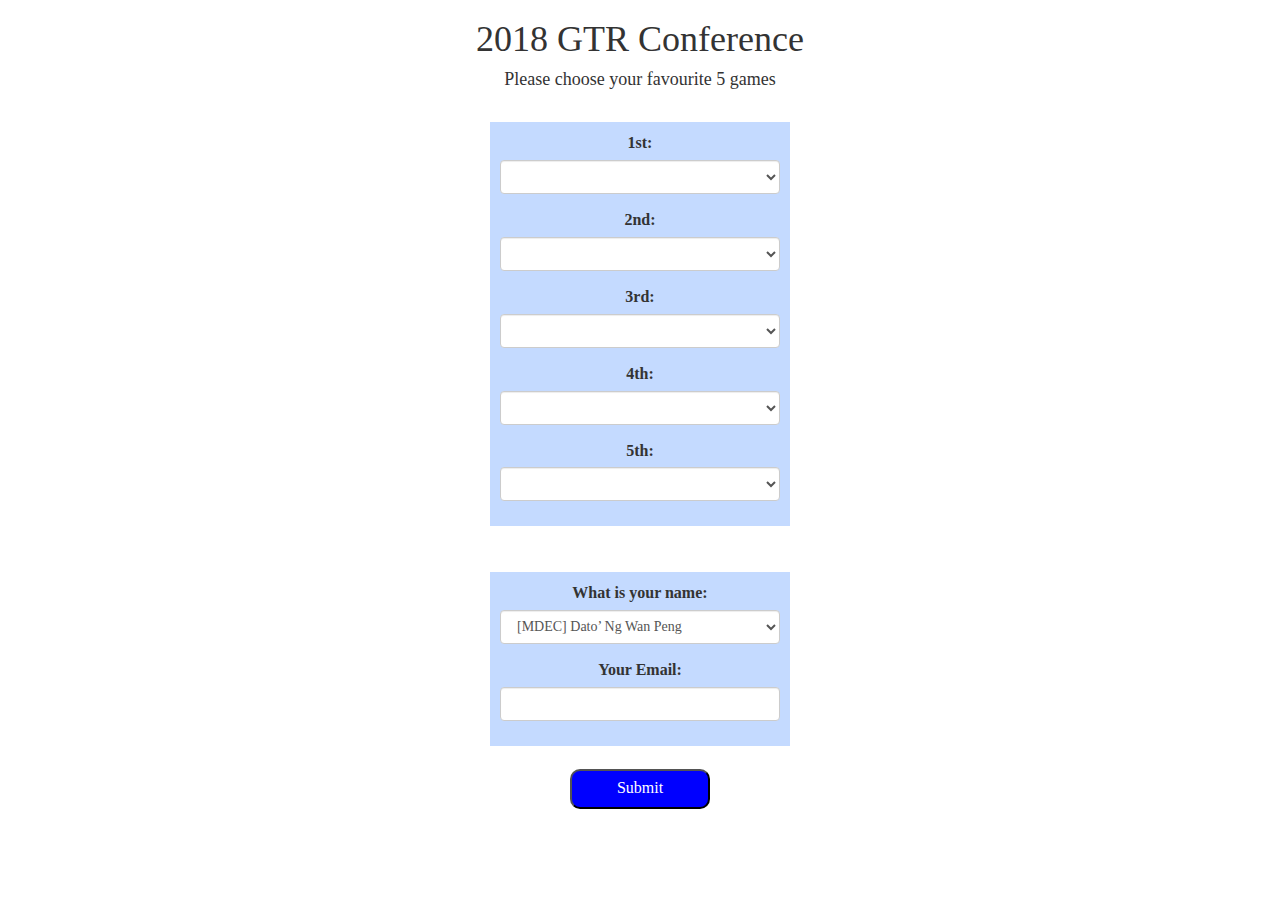
<file: select.html>
<!DOCTYPE html>
<html>
<head>
    <meta http-equiv="Content-Type" content="text/html; charset=utf-8" />
    <meta charset="utf-8" />
    <meta name="viewport" content="width=device-width, initial-scale=1.0">
    <meta property="og:url" content="http://2018.globaltopround.com">
    <meta property="og:title" content="GTR 2018 Conference">
    <meta property="og:type" content="website">
    <meta property="og:image" content="http://2018.globaltopround.com/image/home/fb_main.jpg">
    <meta property="og:description" content="October 27-28th, 2018
    GTR 2018 Conference,
    Event Space @ Komune,
    Level 8, Vertical Corporate Tower B,
    Avenue 10, Bangsar South, No.8, Jalan Kerinchi,
    59200 Kuala Lumpur.">

    <link rel="icon" href="favicon.ico">
    <title>GTR 2018</title>
    <link href="Content/css8729.css?v=MNReMSkoQxeExZ9I52pgCo85v_KX5xyVXGzIW08sOiM1" rel="stylesheet"/>
    <link href="Content/style.css?v=MNReMSkoQxeExZ9I52pgCo85v_KX5xyVXGzIW08sOiM11" rel="stylesheet"/>
    <script src="bundles/jquery403c?v=QHg7Luve4PHYJIgsJoqETdrk2xsihLws2gerCKQZyFw1"></script>

    <script src="bundles/bootstrap0b3b?v=-ktyuuYVm8reiCqek-REkH9kFQQZ53F1Ay-TXz9RIew1"></script>

    <style>
    </style>
</head>
<body >
  <div style="text-align: center;">
    <h1>2018 GTR Conference</h1>
    <h4>Please choose your favourite 5 games</h4>
  </div>
  <br>
  <div style="width: 100%; max-width: 300px; margin: 0 auto; ">

  <div style="background: #c4daff; padding: 10px;">
    <div class="form-group">
      <label for="first">1st:</label>
      <select class="form-control" id="first">
        <option></option>
        <option>[Juncture Media]</option>
        <option>[Mirum Studio]</option>
        <option>[Sabre Games]</option>
        <option>[Black Cube Games]</option>
        <option>[Tumblecrate]</option>
        <option>[Wisageni Studio]</option>
        <option>[Unnyhog]</option>
        <option>[Pain-To-Win]</option>
        <option>[Threeartmedia]</option>
        <option>[SuperGaming]</option>
        <option>[Mighty Moth]</option>
        <option>[IBONGCORP.]</option>
        <option>[Posibillian Tech]</option>
        <option>[Storytaco]</option>
        <option>[WeRVR]</option>
        <option>[Gamera Game]</option>
        <option>[Coffeenauts]</option>
        <option>[Quarter Circle Games]</option>
        <option>[TeePee Studios]</option>
        <option>[Xhinobi]</option>
      </select>
    </div>

    <div class="form-group">
      <label for="second">2nd:</label>
      <select class="form-control" id="second">
        <option></option>
        <option>[Juncture Media]</option>
        <option>[Mirum Studio]</option>
        <option>[Sabre Games]</option>
        <option>[Black Cube Games]</option>
        <option>[Tumblecrate]</option>
        <option>[Wisageni Studio]</option>
        <option>[Unnyhog]</option>
        <option>[Pain-To-Win]</option>
        <option>[Threeartmedia]</option>
        <option>[SuperGaming]</option>
        <option>[Mighty Moth]</option>
        <option>[IBONGCORP.]</option>
        <option>[Posibillian Tech]</option>
        <option>[Storytaco]</option>
        <option>[WeRVR]</option>
        <option>[Gamera Game]</option>
        <option>[Coffeenauts]</option>
        <option>[Quarter Circle Games]</option>
        <option>[TeePee Studios]</option>
        <option>[Xhinobi]</option>
      </select>
    </div>

    <div class="form-group">
      <label for="third">3rd:</label>
      <select class="form-control" id="third">
        <option></option>
        <option>[Juncture Media]</option>
        <option>[Mirum Studio]</option>
        <option>[Sabre Games]</option>
        <option>[Black Cube Games]</option>
        <option>[Tumblecrate]</option>
        <option>[Wisageni Studio]</option>
        <option>[Unnyhog]</option>
        <option>[Pain-To-Win]</option>
        <option>[Threeartmedia]</option>
        <option>[SuperGaming]</option>
        <option>[Mighty Moth]</option>
        <option>[IBONGCORP.]</option>
        <option>[Posibillian Tech]</option>
        <option>[Storytaco]</option>
        <option>[WeRVR]</option>
        <option>[Gamera Game]</option>
        <option>[Coffeenauts]</option>
        <option>[Quarter Circle Games]</option>
        <option>[TeePee Studios]</option>
        <option>[Xhinobi]</option>
      </select>
    </div>

    <div class="form-group">
      <label for="forth">4th:</label>
      <select class="form-control" id="forth">
        <option></option>
        <option>[Juncture Media]</option>
        <option>[Mirum Studio]</option>
        <option>[Sabre Games]</option>
        <option>[Black Cube Games]</option>
        <option>[Tumblecrate]</option>
        <option>[Wisageni Studio]</option>
        <option>[Unnyhog]</option>
        <option>[Pain-To-Win]</option>
        <option>[Threeartmedia]</option>
        <option>[SuperGaming]</option>
        <option>[Mighty Moth]</option>
        <option>[IBONGCORP.]</option>
        <option>[Posibillian Tech]</option>
        <option>[Storytaco]</option>
        <option>[WeRVR]</option>
        <option>[Gamera Game]</option>
        <option>[Coffeenauts]</option>
        <option>[Quarter Circle Games]</option>
        <option>[TeePee Studios]</option>
        <option>[Xhinobi]</option>
      </select>
    </div>

    <div class="form-group">
      <label for="fifth">5th:</label>
      <select class="form-control" id="fifth">
        <option></option>
        <option>[Juncture Media]</option>
        <option>[Mirum Studio]</option>
        <option>[Sabre Games]</option>
        <option>[Black Cube Games]</option>
        <option>[Tumblecrate]</option>
        <option>[Wisageni Studio]</option>
        <option>[Unnyhog]</option>
        <option>[Pain-To-Win]</option>
        <option>[Threeartmedia]</option>
        <option>[SuperGaming]</option>
        <option>[Mighty Moth]</option>
        <option>[IBONGCORP.]</option>
        <option>[Posibillian Tech]</option>
        <option>[Storytaco]</option>
        <option>[WeRVR]</option>
        <option>[Gamera Game]</option>
        <option>[Coffeenauts]</option>
        <option>[Quarter Circle Games]</option>
        <option>[TeePee Studios]</option>
        <option>[Xhinobi]</option>
      </select>
    </div>

  </div>

  <br><br>
  <div style="background: #c4daff; padding: 10px;">
    <div class="form-group">
      <label for="sel1">What is your name:</label>
      <select class="form-control" id="sel1">
        <optgroup label="Sponsers">
          <option>[MDEC] Dato’ Ng Wan Peng</option>
          <option>[MDEC] Hasnul Hadi</option>
          <option>[MDEC] Mohan Low</option>
          <option>[MDEC] Siow Aik Wee</option>
          <option>[MDEC] Amir Azlan</option>
          <option>[MDEC] Bazil Akmal Bidin</option>
          <option>[SuperTree] Mark Lee</option>
          <option>[SuperTree] SungWone Choi</option>
          <option>[SuperTree] Kiyong Choi</option>
          <option>[Round Zero & Fingersoft] Pasi Jokinen</option>
          <option>[NCSOFT] Sean Kim</option>
          <option>[Neowiz Able Studio] Inkwon Kim</option>
          <option>[Neowiz Able Studio] Jinha Ju</option>
          <option>[Neowiz Able Studio] Yerim Lee</option>
          <option>[Another Indie] Iain Garner</option>
          <option>[GameBCN] Oscar Sahun</option>
        </optgroup>
        <optgroup label="Partners">
          <option>[London Venture Partners]</option>
          <option>[Headup Games] Mark Aldrup</option>
          <option>[Headup Games] Dieter Schoeller</option>
          <option>[NetEase] Sunia He</option>
          <option>[NetEase] Lyn Chen</option>
        </optgroup>
        <optgroup label="Advisors">
          <option>[Nchant Interactive] Youngmok Park</option>
          <option>[Blaster] Sam Kang</option>
          <option>[Formation Group Korea] Kwang Seok Chae</option>
          <option>[MantaGray] Albert Kim</option>
        </optgroup>
        <optgroup label="Special Guest">
          <option>[Kowloon Knights] Keizac Lee</option>
          <option>[DeNA] Shingu Clark Kakuyama</option>
          <option>[Voyage Games] Takashi Okaniwa</option>
          <option>[Rogue Snail] Mark Venturelli </option>
          <option>[Sandbox Global] Pontus Mähler</option>
          <option>[Sandbox Global] Zac Alcampo</option>
          <option>[Sandbox Global] Jessica Manighetti</option>
        </optgroup>
        <optgroup label="GTR Top 20">
          <option>[Juncture Media]</option>
          <option>[Mirum Studio]</option>
          <option>[Sabre Games]</option>
          <option>[Black Cube Games]</option>
          <option>[Tumblecrate]</option>
          <option>[Wisageni Studio]</option>
          <option>[Unnyhog]</option>
          <option>[Pain-To-Win]</option>
          <option>[Threeartmedia]</option>
          <option>[SuperGaming]</option>
          <option>[Mighty Moth]</option>
          <option>[IBONGCORP.]</option>
          <option>[Posibillian Tech]</option>
          <option>[Storytaco]</option>
          <option>[WeRVR]</option>
          <option>[Gamera Game]</option>
          <option>[Coffeenauts]</option>
          <option>[Quarter Circle Games]</option>
          <option>[TeePee Studios]</option>
          <option>[Xhinobi]</option>
        </optgroup>
        <optgroup label="GTR">
          <option>[GTR] Danny Woo</option>
          <option>[GTR] Rick Nahm</option>
          <option>[GTR] Jeewon Kim</option>
          <option>[GTR] Jin J. Kim</option>
          <option>[GTR] Ivy Kim</option>
          <option>[GTR] Mary Lee</option>
          <option>[GTR] André Bernhardt</option>
          <option>[GTR] Heita Miyoshi</option>
        </optgroup>
      </select>
    </div>


    <div class="form-group">
      <label for="usr">Your Email:</label>
      <input type="email" class="form-control" id="email">
    </div>

  </div>
<br>
    <div style="width: 100%; text-align: center;">

      <button style="background: blue; width: 140px; height: 40px; border-radius: 10px; color: white; ">Submit</button>
    </div>


  </div>
  <script>



    $(document).ready(function(){
      $("#sel1").change(function(e){




      })
    })
  </script>
</body>
</html>
</file>
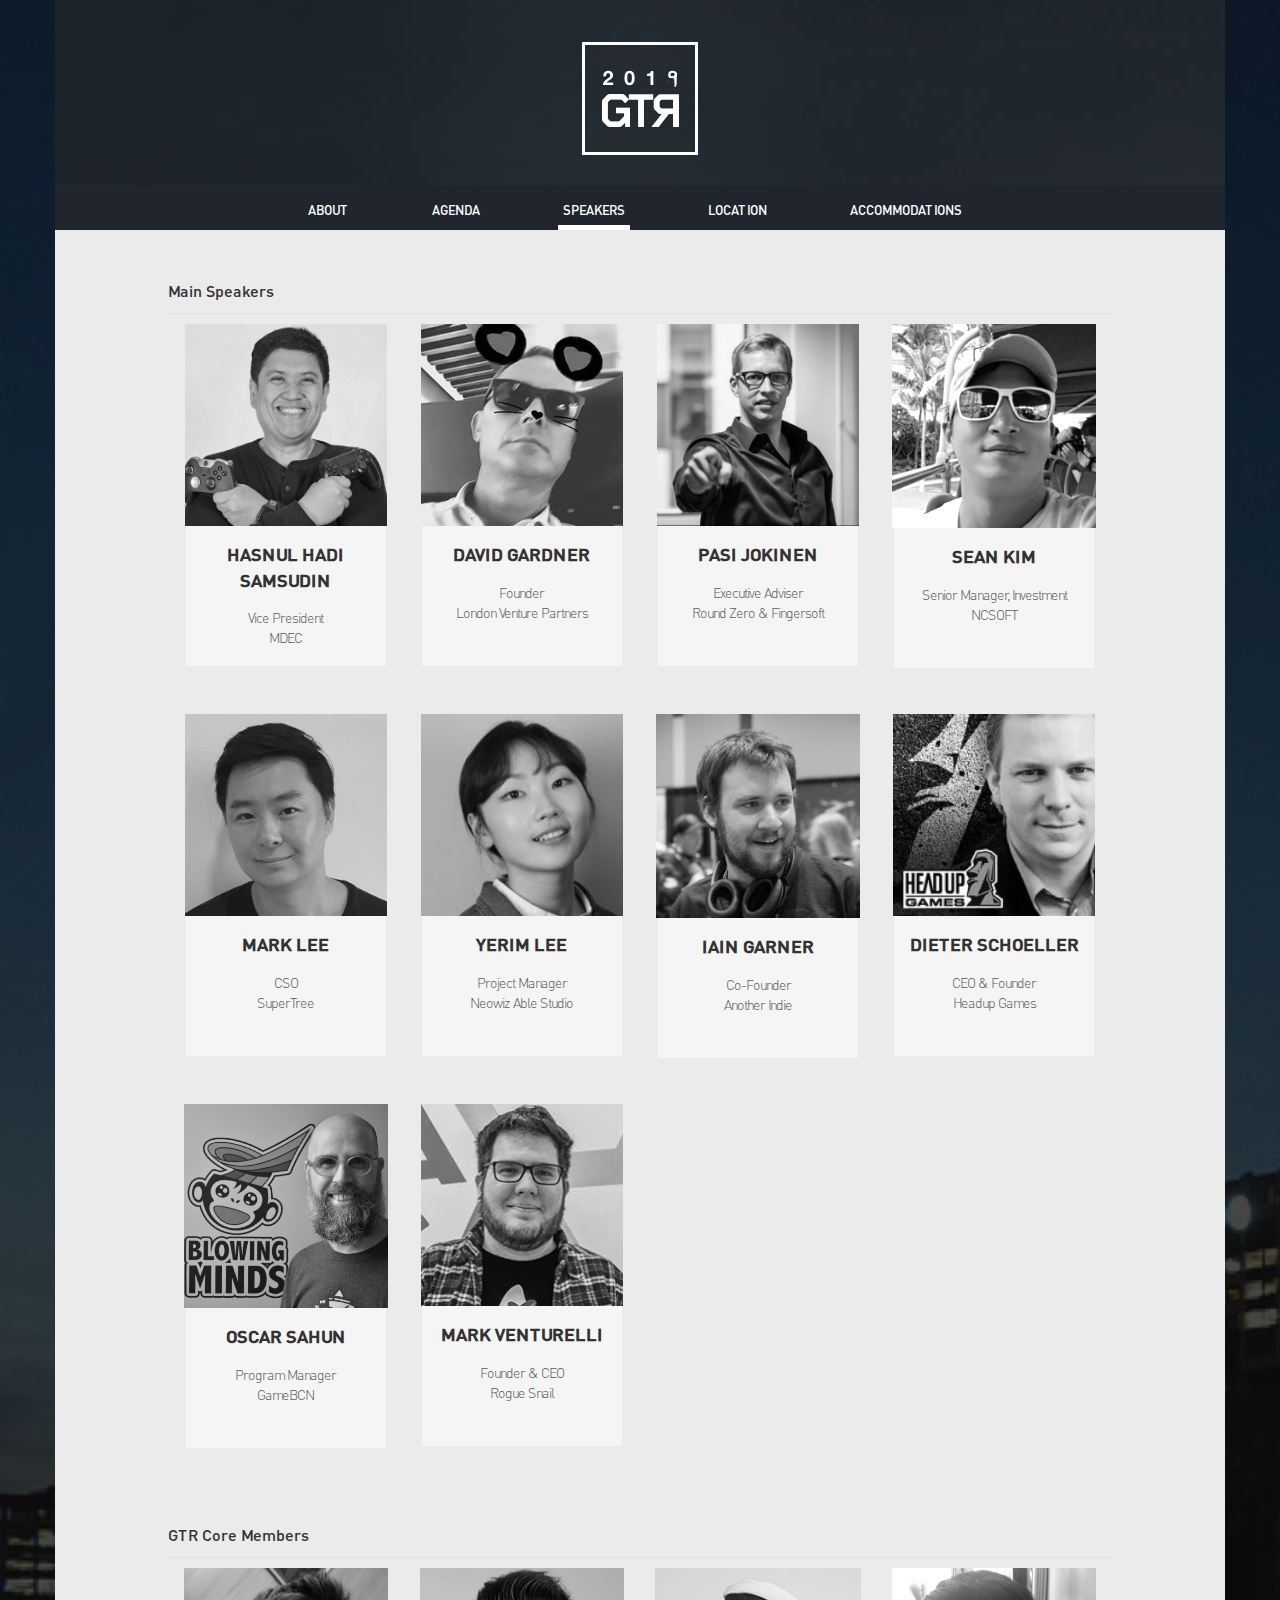
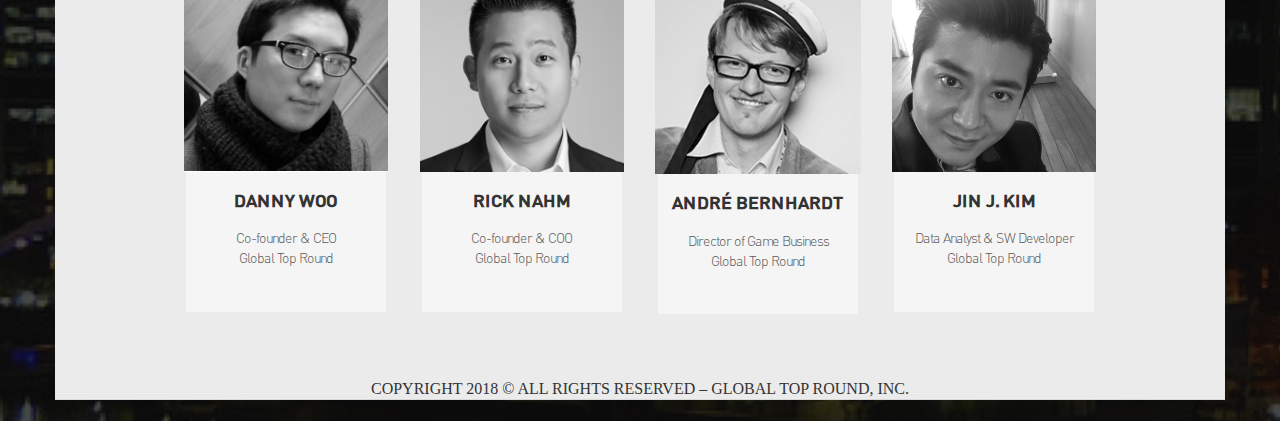
<file: Speakers.html>
<!DOCTYPE html>
<html>
<head>
    <meta charset="utf-8">
    <meta http-equiv="X-UA-Compatible" content="IE=edge">
    <meta name="viewport" content="width=device-width, initial-scale=1">
    <link rel="icon" href="favicon.ico">
    <title>GTR 2018</title>
    <link href="Content/css8729.css?v=MNReMSkoQxeExZ9I52pgCo85v_KX5xyVXGzIW08sOiM2" rel="stylesheet"/>
    <link href="Content/style.css?v=MNReMSkoQxeExZ9I52pgCo85v_KX5xyVXGzIW08sOiM2" rel="stylesheet"/>
    <script src="bundles/modernizr0cf5?v=inCVuEFe6J4Q07A0AcRsbJic_UE5MwpRMNGcOtk94TE2"></script>

    <style>
        body {background: url(image/location/bg.jpg) no-repeat center top / cover !important;}
        .gnbList {background: #21252e;}
    </style>
</head>
<body>
    <div class="container body-content">
<div class="row" id="Speakers">
  <div class="navbar navbar-inverse navbar-fixed-top col-xs-12">
      <div class="container">

          <h1 class="logo" style="margin:42px 0 30px 0"><a href="index.html"><img src="image/home/logo.png" alt="2018 GTR" /></a></h1>

          <div class="navbar-header">
              <button type="button" class="navbar-toggle" data-toggle="collapse" data-target=".navbar-collapse">
                  <span class="icon-bar"></span>
                  <span class="icon-bar"></span>
                  <span class="icon-bar"></span>
              </button>
          </div>
          <div class="col-sm-12">

              <div class="navbar-collapse collapse">
                  <ul class="nav navbar-nav gnbList">
                      <li class="apply_bd"><a href='index.html' >ABOUT</a></li>
                      <li class="agenda_bd"><a href='Agenda.html' >AGENDA</a></li>
                      <li class="speakers_bd"><a href='Speakers.html' class="on">SPEAKERS</a></li>
                      <li class="location_bd"><a href='Location.html' >LOCATION</a></li>
                      <li class="accommodations_bd"><a href='Accomodations.html' >ACCOMMODATIONS</a></li>
                  </ul>
              </div>
          </div>
      </div>
  </div>
        <div class="speakers col-sm-offset-1 col-sm-10 col-xs-12">
            <div class="speakers_title">Main Speakers</div>
            <div class="col-md-3 col-sm-4 col-xs-12 speakers_list" data-toggle="modal" data-target="#Hasnul">
                <img src="images/Hasnul.png" alt="davidgardner" class="img-responsive" />
                <div class="speakers_box">
                    <div class="speaker_name">Hasnul Hadi Samsudin</div>
                    <div class="speaker_con">Vice President<br>MDEC</div>
                </div>
            </div>
            <div class="col-md-3 col-sm-4 col-xs-12 speakers_list" data-toggle="modal" data-target="#davidgardner">
                <img src="images/davidgardner.png" alt="davidgardner" class="img-responsive" />
                <div class="speakers_box">
                    <div class="speaker_name">David Gardner</div>
                    <div class="speaker_con">Founder<br/>London Venture Partners</div>
                </div>
            </div>
            <div class="col-md-3 col-sm-4 col-xs-12 speakers_list" data-toggle="modal" data-target="#pasijokinen">
                <img src="images/pasijokinen.png" alt="pasijokinen" class="img-responsive" />
                <div class="speakers_box">
                    <div class="speaker_name">Pasi Jokinen</div>
                    <div class="speaker_con">Executive Adviser<br>Round Zero & Fingersoft </div>
                </div>
            </div>
            <div class="col-md-3 col-sm-4 col-xs-12 speakers_list" data-toggle="modal" data-target="#Seokhyunkim">
                <img src="images/Seokhyunkim.png" alt="Seokhyunkim" class="img-responsive" />
                <div class="speakers_box">
                    <div class="speaker_name">Sean Kim</div>
                    <div class="speaker_con">Senior Manager, Investment<br>NCSOFT</div>
                </div>
            </div>
            <div class="col-md-3 col-sm-4 col-xs-12 speakers_list" data-toggle="modal" data-target="#marklee">
                <img src="images/marklee.png" alt="marklee" class="img-responsive" />
                <div class="speakers_box">
                    <div class="speaker_name">Mark Lee</div>
                    <div class="speaker_con">CSO<br>SuperTree</div>
                </div>
            </div>
            <div class="col-md-3 col-sm-4 col-xs-12 speakers_list" data-toggle="modal" data-target="#Yerim">
                <img src="images/Yerim.png" alt="Yerim" class="img-responsive" />
                <div class="speakers_box">
                    <div class="speaker_name">Yerim Lee</div>
                    <div class="speaker_con">Project Manager<br> Neowiz Able Studio</div>
                </div>
            </div>
            <div class="col-md-3 col-sm-4 col-xs-12 speakers_list" data-toggle="modal" data-target="#IAN">
                <img src="images/Iain.png" alt="TEDDY" class="img-responsive" />
                <div class="speakers_box">
                    <div class="speaker_name">IAIN GARNER</div>
                    <div class="speaker_con">Co-Founder<br>Another Indie</div>
                </div>
            </div>
            <!-- <div class="col-md-3 col-sm-4 col-xs-12 speakers_list" data-toggle="modal" data-target="#EverettWallace">
                <img src="images/EverettWallace.png" alt="EverettWallace" class="img-responsive" />
                <div class="speakers_box">
                    <div class="speaker_name">Everett Wallace</div>
                    <div class="speaker_con">Director of China Publishing<br>Yeahmobi</div>
                </div>
            </div>
            <div class="col-md-3 col-sm-4 col-xs-12 speakers_list" data-toggle="modal" data-target="#matthewbulter">
                <img src="images/matthewbulter.png" alt="matthewbulter" class="img-responsive" />
                <div class="speakers_box">
                    <div class="speaker_name">Matthew Butler</div>
                    <div class="speaker_con">Program & BD Manager<br />Yodo1</div>
                </div>
            </div> -->

            <div class="col-md-3 col-sm-4 col-xs-12 speakers_list" data-toggle="modal" data-target="#DIETER">
                <img src="images/DIETER.png" alt="DIETER" class="img-responsive" />
                <div class="speakers_box">
                    <div class="speaker_name">Dieter Schoeller</div>
                    <div class="speaker_con">CEO &amp; Founder<br />Headup Games</div>
                </div>
            </div>
            <div class="col-md-3 col-sm-4 col-xs-12 speakers_list" data-toggle="modal" data-target="#OSCARSAHUN">
                <img src="images/oscarsahun.png" alt="OSCARSAHUN" class="img-responsive" />
                <div class="speakers_box">
                    <div class="speaker_name">Oscar Sahun</div>
                    <div class="speaker_con">Program Manager<br />GameBCN</div>
                </div>
            </div>
            <div class="col-md-3 col-sm-4 col-xs-12 speakers_list" data-toggle="modal" data-target="#snail">
                <img src="images/snail.png" alt="Rogue Snail" class="img-responsive" />
                <div class="speakers_box">
                    <div class="speaker_name">Mark Venturelli</div>
                    <div class="speaker_con">Founder &amp; CEO<br />Rogue Snail</div>
                </div>
            </div>

            <!-- <div class="col-md-3 col-sm-4 col-xs-12 speakers_list" data-toggle="modal" data-target="#michaelyang">
                <img src="images/michaelyang.png" alt="michaelyang" class="img-responsive" />
                <div class="speakers_box">
                    <div class="speaker_name">Michael Yang</div>
                    <div class="speaker_con">BD Manager
<br>Oasis Games</div>
                </div>
            </div> -->


        </div>
        <div class="speakers col-sm-offset-1 col-sm-10 col-xs-12">
            <div class="speakers_title">GTR Core Members</div>
            <div class="col-md-3 col-sm-4 col-xs-12 speakers_list" data-toggle="modal" data-target="#DANNY">
                <img src="images/speakers_01.jpg" alt="DANNY WOO" class="img-responsive" />
                <div class="speakers_box">
                    <div class="speaker_name">DANNY WOO</div>
                    <div class="speaker_con">Co-founder &amp; CEO  <br>Global Top Round</div>
                </div>
            </div>
            <div class="col-md-3 col-sm-4 col-xs-12 speakers_list" data-toggle="modal" data-target="#NICK">
                <img src="images/speakers_04.png" alt="RICK NAHM" class="img-responsive" />
                <div class="speakers_box">
                    <div class="speaker_name">RICK NAHM</div>
                    <div class="speaker_con">Co-founder &amp; COO<br>Global Top Round</div>
                </div>
            </div>
            <div class="col-md-3 col-sm-4 col-xs-12 speakers_list" data-toggle="modal" data-target="#ANDRE">
                <img src="images/speakers_11.gif" alt="ANDRÉ BERNHARDT" class="img-responsive" />
                <div class="speakers_box">
                    <div class="speaker_name">ANDRÉ BERNHARDT</div>
                    <div class="speaker_con">Director of Game Business<br> Global Top Round</div>
                </div>
            </div>
            <div class="col-md-3 col-sm-4 col-xs-12 speakers_list" data-toggle="modal" data-target="#JIN">
                <img src="images/jin.jpg" alt="Jin J. Kim" class="img-responsive" />
                <div class="speakers_box">
                    <div class="speaker_name">JIN J. KIM</div>
                    <div class="speaker_con">Data Analyst &amp; SW Developer<br> Global Top Round</div>
                </div>
            </div>
        </div>
        <div class="modal fade" id="snail" tabindex="-1" role="dialog" aria-labelledby="myModalLabel" aria-hidden="true">
            <div class="modal-dialog">
                <div class="modal-content">
                    <div class="modal-body">
                      <img src="images/btn-close@2x.png" class="close" data-dismiss="modal" aria-label="Close">
                        <div class="row">
                            <div class="col-xs-12">
                                <img src="images/snail.png" />
                            </div>
                            <div class="col-xs-12">
                                <p class="modal_name">Mark Venturelli</p>
                                <span>Founder &amp; CEO<br>Rogue Snail</span>
                            </div>
                        </div>
                        <div class="row m_info">
                          Mark Venturelli is Founder and CEO of Rogue Snail.
<br><br>
One of the most well-known developer on the Brazilian industry, with 12 years of experience, Mark acted as game designer and producer on titles such as Relic Hunters Legend, Chroma Squad and Dungeonland.
                        </div>
                    </div>
                </div>
            </div>
        </div>
        <div class="modal fade" id="Hasnul" tabindex="-1" role="dialog" aria-labelledby="myModalLabel" aria-hidden="true">
            <div class="modal-dialog">
                <div class="modal-content">
                    <div class="modal-body">
                      <img src="images/btn-close@2x.png" class="close" data-dismiss="modal" aria-label="Close">
                        <div class="row">
                            <div class="col-xs-12">
                                <img src="images/Hasnul.png" />
                            </div>
                            <div class="col-xs-12">
                                <p class="modal_name">Hasnul Hadi Samsudin</p>
                                <span>Vice President<br> MDEC</span>
                            </div>
                        </div>
                        <div class="row m_info">
                          Hasnul Hadi Samsudin is currently the Vice President of the Creative Content & Technologies  of the Malaysia Digital Economy Corporation Sdn Bhd. He has played an integral role in developing the Malaysian Creative Digital Content Industry in the past few years through his capacity in various roles from within government and private sector.
    He has acted as the Head of the MSC Malaysia Animation and Creative Content Center (MAC3). There, he has built initiatives from the ground up to accelerate the growth of the industry
    <br><br>
    On of his recent postings was in Rhythm & Hues Malaysia, the Oscar-winning Visual Effects studio, as a Senior Manager. His role was to grow R&H locally and regionally to accelerate the local and regional VFX industry to world-class standards. This has led to many roles within creative media industry from associations like POSTAM and CCIG to being an advisor to academia within colleges and universities. Just before rejoining MDeC, he had worked with Sony Computer Entertainment to create opportunities for SCE in the region. An avid gamer and lover of animation and films – he now lives his passion in supporting the development of the creative digital content industry. #MYGameOn #AnimationMY.
                        </div>
                    </div>
                </div>
            </div>
        </div>
        <div class="modal fade" id="marklee" tabindex="-1" role="dialog" aria-labelledby="myModalLabel" aria-hidden="true">
            <div class="modal-dialog">
                <div class="modal-content">
                    <div class="modal-body">
                      <img src="images/btn-close@2x.png" class="close" data-dismiss="modal" aria-label="Close">
                        <div class="row">
                            <div class="col-xs-12">
                                <img src="images/marklee.png" />
                            </div>
                            <div class="col-xs-12">
                                <p class="modal_name">Mark Lee</p>
                                <span>CSO<br>SuperTree
                            </div>
                        </div>
                        <div class="row m_info">
Mark Lee has 11 years’ experience in business strategy development as a serial entrepreneur, private investor, author and columnist of The Herald and Kyunghyang News. After starting his career at Korea Telecom in business strategy and content investment, he has led many successful marketing campaigns and generation strategies for Gamevil, Longtu Korea, and various companies. As a co-founder of 3 start-up companies in Korea, he has been an executive charged with helping formulate, facilitate and communicate an organization's plans for the future including 2 successful M&A deals. Currently, he is a CSO at SuperTree.
                        </div>
                    </div>
                </div>
            </div>
        </div>
        <div class="modal fade" id="Yerim" tabindex="-1" role="dialog" aria-labelledby="myModalLabel" aria-hidden="true">
            <div class="modal-dialog">
                <div class="modal-content">
                    <div class="modal-body">
                      <img src="images/btn-close@2x.png" class="close" data-dismiss="modal" aria-label="Close">
                        <div class="row">
                            <div class="col-xs-12">
                                <img src="images/Yerim.png" />
                            </div>
                            <div class="col-xs-12">
                                <p class="modal_name">Yerim Lee</p>
                                <span>Project Manager<br> Neowiz Able Studio</span>
                            </div>
                        </div>
                        <div class="row m_info">
                          Yerim Lee is a junior adventurer thriving and challenging to become a 'new wizard' of the game industry, just like what her company 'Neowiz' means. Born in Korea but raised in Russia, Yerim is the best living practice of successful glocalization herself. Currently she is working as a project manager at Global Business Department in Neowiz Able Studio, supporting overseas expansion - everything from discovering new titles to mapping out strategies - with her youthful passion and communication skills.
                        </div>
                    </div>
                </div>
            </div>
        </div>
        <!-- <div class="modal fade" id="michaelyang" tabindex="-1" role="dialog" aria-labelledby="myModalLabel" aria-hidden="true">
            <div class="modal-dialog">
                <div class="modal-content">
                    <div class="modal-body">
                      <img src="images/btn-close@2x.png" class="close" data-dismiss="modal" aria-label="Close">
                        <div class="row">
                            <div class="col-xs-12">
                                <img src="images/michaelyang.png" />
                            </div>
                            <div class="col-xs-12">
                                <p class="modal_name">Michael Yang</p>
                                <span>BD Manager
<br>Oasis Games
                            </div>
                        </div>
                        <div class="row m_info">
Michael Yang is the BD manager of Oasis Games handling business development for its global PC & console game publishing. With deep knowledge of the Chinese market, he has worked on many projects bringing western games into China as well as Chinese games into the west.
                        </div>
                    </div>
                </div>
            </div>
        </div> -->
        <div class="modal fade" id="pasijokinen" tabindex="-1" role="dialog" aria-labelledby="myModalLabel" aria-hidden="true">
            <div class="modal-dialog">
                <div class="modal-content">
                    <div class="modal-body">
                      <img src="images/btn-close@2x.png" class="close" data-dismiss="modal" aria-label="Close">
                        <div class="row">
                            <div class="col-xs-12">
                                <img src="images/pasijokinen.png" />
                            </div>
                            <div class="col-xs-12">
                                <p class="modal_name">Pasi Jokinen</p>
                                <span>Executive Adviser
<br>Round Zero &amp; Fingersoft
                            </div>
                        </div>
                        <div class="row m_info">
                          Pasi Jokinen is a passionate product creator with more than 20 years of experience in creating new physical devices and digital services. At Round Zero Pasi helps the team build tools to make indie developers' lives easier. Understanding the needs of the end user and measuring high quality metrics about the things that matter is his forte. Pasi spends his free time helping other product creators - helping startups and game developer communities in Europe and China.
<br><br>
Pasi is a founder & adviser at Round Zero and is also a a member of the board of directors at Fingersoft.
                        </div>
                    </div>
                </div>
            </div>
        </div>
        <div class="modal fade" id="matthewbulter" tabindex="-1" role="dialog" aria-labelledby="myModalLabel" aria-hidden="true">
            <div class="modal-dialog">
                <div class="modal-content">
                    <div class="modal-body">
                      <img src="images/btn-close@2x.png" class="close" data-dismiss="modal" aria-label="Close">
                        <div class="row">
                            <div class="col-xs-12">
                                <img src="images/matthewbulter.png" />
                            </div>
                            <div class="col-xs-12">
                                <p class="modal_name">Matthew Butler</p>
                                <span>Program & BD Manager
<br>Yodo1
                            </div>
                        </div>
                        <div class="row m_info">

                        </div>
                    </div>
                </div>
            </div>
        </div>
        <div class="modal fade" id="davidgardner" tabindex="-1" role="dialog" aria-labelledby="myModalLabel" aria-hidden="true">
            <div class="modal-dialog">
                <div class="modal-content">
                    <div class="modal-body">
                      <img src="images/btn-close@2x.png" class="close" data-dismiss="modal" aria-label="Close">
                        <div class="row">
                            <div class="col-xs-12">
                                <img src="images/davidgardner.png" />
                            </div>
                            <div class="col-xs-12">
                                <p class="modal_name">David Gardner</p>
                                <span>Founder<br/>London Venture Partners
                            </div>
                        </div>
                        <div class="row m_info">
                          David is Founder and General Partner of LVP.<br>He has over 30 years experience in the gaming sector.
    <br><br>
                          Former CEO & board director, Atari Previously EVP & COO, Worldwide Studios, Electronic Arts ("EA"). 25 years at EA including building EA Europe from 0 to $1bn in annual revenue.  DG has spent his career working across Silicon Valley and Europe. In 2007, David was awarded the Order of the British Empire for his services to industry, and in 2017 he was appointed BAFTA's first Vice President for Games.
                        </div>
                    </div>
                </div>
            </div>
        </div>

        <div class="modal fade" id="EverettWallace" tabindex="-1" role="dialog" aria-labelledby="myModalLabel" aria-hidden="true">
            <div class="modal-dialog">
                <div class="modal-content">
                    <div class="modal-body">
                      <img src="images/btn-close@2x.png" class="close" data-dismiss="modal" aria-label="Close">
                        <div class="row">
                            <div class="col-xs-12">
                                <img src="images/EverettWallace.png" />
                            </div>
                            <div class="col-xs-12">
                                <p class="modal_name">Everett Wallace</p>
                                <span>Director of China Publishing
<br>Yeahmobi</span>

                            </div>
                        </div>
                        <div class="row m_info">

                        </div>
                    </div>
                </div>
            </div>
        </div>
        <div class="modal fade" id="IAN" tabindex="-1" role="dialog" aria-labelledby="myModalLabel" aria-hidden="true">
            <div class="modal-dialog">
                <div class="modal-content">
                    <div class="modal-body">
                      <img src="images/btn-close@2x.png" class="close" data-dismiss="modal" aria-label="Close">
                        <div class="row">
                            <div class="col-xs-12">
                                <img src="images/Iain.png" />
                            </div>
                            <div class="col-xs-12">
                                <p class="modal_name">IAIN GARNER</p>
                                <span>Co-Founder<br> Another Indie</span>

                            </div>
                        </div>
                        <div class="row m_info">
                          <!-- Iain Garner is the Global Director of Developer Relations and Marketing at Another Indie. He
        is primarily responsible for overseeing the publishing of Another Indie titles and organizing
        global marketing strategies. Is currently working on SINNER: Sacrifice for Redemption and
        Shots Fired.<BR><BR>
        Another Indie is a games publisher based in Hong Kong and Xiamen, China. Our goal is to
        bring indie gaming to truly global market with top notch localization and region-specific
        strategies. -->
        Iain Garner has worked in the Asian game industry for the last 6 years and has helped developers throughout Asia reach a worldwide audience through his work at publisher, Another Indie. Iain spends his time battling bug, tuning timelines, and waging a never ending war against Steam’s algorithm. He has extensive experience in China and is always ready to scream “DID YOU LOCALISE IT INTO CHINESE” at unwary game devs.
                        </div>
                    </div>
                </div>
            </div>
        </div>
<div class="modal fade" id="Seokhyunkim" tabindex="-1" role="dialog" aria-labelledby="myModalLabel" aria-hidden="true">
    <div class="modal-dialog">
        <div class="modal-content">
            <div class="modal-body">
              <img src="images/btn-close@2x.png" class="close" data-dismiss="modal" aria-label="Close">
                <div class="row">
                    <div class="col-xs-12">
                        <img src="images/Seokhyunkim.png" />
                    </div>
                    <div class="col-xs-12">
                        <p class="modal_name">Sean Kim</p>
                        <span>Senior Manager, Investment<br>NCSOFT</span>
                    </div>
                </div>
                <div class="row m_info">
                  Sean Kim is highly experience in the game business including marketing, contents producing and monetization with more than twelve years of working in NCSOFT. He started his career as a project manager of casual games such as a shooting, a midcore-rpg and a rhythm action game. After three years of overseas business as well, he is now in charge of investment team leader regarding mobile, console and other platform based game.
                </div>
            </div>
        </div>
    </div>
</div>
<div class="modal fade" id="OSCARSAHUN" tabindex="-1" role="dialog" aria-labelledby="myModalLabel" aria-hidden="true">
    <div class="modal-dialog">
        <div class="modal-content">
            <div class="modal-body">
              <img src="images/btn-close@2x.png" class="close" data-dismiss="modal" aria-label="Close">
                <div class="row">
                    <div class="col-xs-12">
                        <img src="images/oscarsahun.png" />
                    </div>
                    <div class="col-xs-12">
                        <p class="modal_name">Oscar Sahun</p>
                        <span>Program Manager<br />GameBCN</span>
                        <br><br>
                        <a href="https://www.linkedin.com/in/oscar-sahun-reguant-9a37733a" target="_blank" class="inicon">
                            <img src="images/insta.png" />
                        </a>
                    </div>
                </div>
                <div class="row m_info">
                  Oscar Sahun is an industrial engineer and has a master's degree in design and development of video games from the UPC. In 2011 he decided to reorient his professional career towards the video game sector to take advantage of his creativity and artistic skills because games have always been  passion. He worked as Game Designer (freelance) and until now he has completely designed five games of different types (platforms, adventure, simulation, runner i brain training). Currently he has created with his friends his own indie videogame studio where he create fun and entertainment for all audiences : we develop games with an added educational, cultural and / or social value.
<br><br>
He is a methodical, organized person, with great planning skills, used to working under pressure, and with great artistic and creative skills.
                </div>
            </div>
        </div>
    </div>
</div>

<div class="modal fade" id="DIETER" tabindex="-1" role="dialog" aria-labelledby="myModalLabel" aria-hidden="true">
    <div class="modal-dialog">
        <div class="modal-content">
            <div class="modal-body">
              <img src="images/btn-close@2x.png" class="close" data-dismiss="modal" aria-label="Close">
                <div class="row">
                    <div class="col-xs-12">
                        <img src="images/DIETER.png" />
                    </div>
                    <div class="col-xs-12">
                        <p class="modal_name">Dieter Schoeller</p>
                        <span>CEO &amp; Founder<br />Headup Games</span>
                        <br><br>
                        <a href="https://www.linkedin.com/in/dieterschoeller/" target="_blank" class="inicon">
                            <img src="images/insta.png" />
                        </a>
                    </div>

                </div>
                <div class="row m_info">
                  After graduating from law school, Dieter Schoeller worked for several gaming and media companies such as Ubisoft, Koch Media and the Bertelsmann group before founding Headup Games in 2009, an independent games publisher located in Germany.
<br><br>
His company has been awarded as Best German Publisher in 2012, 2013 and 2017 by the German Developers Association. Since the foundation, Headup Games has published over 100 games, including many projects from highly talented developers that are known for their potential and creativity. The company’s portfolio features high-quality games such as Super Meat Boy, The Inner World, The Binding of Isaac, Terraria, Limbo, The Basement Collection, Grotesque Tactics, Q.U.B.E., Frozen Synapse and many more as well as the million sellers #1 iOS Hits The Inner World, Bridge Constructor and Bridge Constructor Portal.
                </div>
            </div>
        </div>
    </div>
</div>

    <div class="modal fade" id="DANNY" tabindex="-1" role="dialog" aria-labelledby="myModalLabel" aria-hidden="true">
        <div class="modal-dialog">
            <div class="modal-content">
                <div class="modal-body">
                  <img src="images/btn-close@2x.png" class="close" data-dismiss="modal" aria-label="Close">
                    <div class="row">
                        <div class="col-xs-12">
                            <img src="images/speakers_01.jpg" />
                        </div>
                        <div class="col-xs-12">
                            <p class="modal_name">DANNY WOO</p>
                            <span>Co-founder &amp; CEO, Global Top Round</span>
                            <br><br>
                            <a href="https://kr.linkedin.com/pub/danny-woo/a5/69/151/ko" target="_blank" class="inicon">
                                <img src="images/insta.png" />
                            </a>
                        </div>
                    </div>
                    <div class="row m_info">
                      Danny is Founder and CEO at GTR. He has 10+ years experience in business strategy development from small/medium to industry-leading companies such as Samsung and NHN. Most recently, he has built his professional career as a venture capitalist participating in a 15 Million dollar game fund investing into early stage game startups at NHN Investment. He is also co-founder of Tab the Momentum, an internet/mobile startup accelerator in Korea which invested into over 20 startups and helped them grow substantially.
<br><br>
Now at GTR, Danny and his team are acting as angel investors, and consultants for startups - mixing up business and investment knowledge, providing skills and networks and establishing a robust ecosystem of gaming experts and business professionals from the gaming sector to help game studios and individual game developers to get to the next level. Danny truly believes that the GTR ecosystem can help game developers make creative and commercial games and to pursue sustainable futures.
                    </div>
                </div>
            </div>
        </div>
    </div>



    <div class="modal fade" id="ANDRE" tabindex="-1" role="dialog" aria-labelledby="myModalLabel" aria-hidden="true">
        <div class="modal-dialog">
            <div class="modal-content">
                <div class="modal-body">
                  <img src="images/btn-close@2x.png" class="close" data-dismiss="modal" aria-label="Close">
                    <div class="row">
                        <div class="col-xs-12">
                            <img src="images/speakers_11.gif" />
                        </div>
                        <div class="col-xs-12">
                            <p class="modal_name">ANDRÉ BERNHARDT</p>
                            <span>Director of Game Business<br> Global Top Round</span>
                            <br><br>
                            <a href="https://www.linkedin.com/in/andrebernhardt" target="_blank" class="inicon">
                                <img src="images/insta.png" />
                            </a>
                        </div>
                    </div>
                    <div class="row m_info">
                        André Bernhardt is extensively experienced within the video games business as he has been a part of the German games industry for 16 years - online as well as offline and mobile. In the beginning of his career he was a producer for classical boxed console and PC-games business with the release of the Playstation 1 at Sony Computer Entertainment. Afterwards he was working for German publishers, e.g JoWood and Sunflowers, before joining RTL Games and focused on "next-gen" console publishing (PS3, X360, Wii, DS, etc.). In 2009 he joined Travian Games in Munich. Since 2012 he has been working as a freelance agent called IndieAdvisor, supporting developers to find a publisher and vice versa. He also teaches at different high schools and frequently lectures at games conferences. Together with his long-time companion Thorsten Unger he founded Target Games.
                    </div>
                </div>
            </div>
        </div>
    </div>

    <div class="modal fade" id="NICK" tabindex="-1" role="dialog" aria-labelledby="myModalLabel" aria-hidden="true">
        <div class="modal-dialog">
            <div class="modal-content">
                <div class="modal-body">
                  <img src="images/btn-close@2x.png" class="close" data-dismiss="modal" aria-label="Close">
                    <div class="row">
                        <div class="col-xs-12">
                            <img src="images/speakers_04.png" />
                        </div>
                        <div class="col-xs-12">
                            <p class="modal_name">RICK NAHM</p>
                            <span>Co-founder &amp; COO<br>Global Top Round</span>

                        </div>
                    </div>
                    <div class="row m_info">
                      Rick has vast experiences in growing new businesses set out for global expansion. He has over 14+ years of managerial experience in the field of corporate strategy, business development and operations covering a range of business areas in gaming publishing and monetization in addition to other online businesses from leading corporations such as Electronic Arts, Naver, Hangame and Samsung Electronics.
<br><br>
Rick has an MBA from the Fuqua School of Business at Duke University. He brings to GTR a solid foundation and understanding of the industry and is committed to help grow the GTR ecosystem.
                    </div>
                </div>
            </div>
        </div>
    </div>
    <div class="modal fade" id="JIN" tabindex="-1" role="dialog" aria-labelledby="myModalLabel" aria-hidden="true">
        <div class="modal-dialog">
            <div class="modal-content">
                <div class="modal-body">
                  <img src="images/btn-close@2x.png" class="close" data-dismiss="modal" aria-label="Close">
                    <div class="row">
                        <div class="col-xs-12">
                            <img src="images/jin.jpg" />
                        </div>
                        <div class="col-xs-12">
                            <p class="modal_name">JIN J. KIM</p>
                            <span>Data Analyst &amp; SW Developer<br>Global Top Round</span>

                        </div>
                    </div>
                    <div class="row m_info">
                      Jin J. Kim is a Data Analyst and Software Developer in charge of system development and operation at GTR. Jin is now leading research and development for G.ROUND, user-powered global game testing publishing, and for blockchain technologies in GTR game ecosystem.<br><br>
    Graduating from the school of Computer System Technology (CST) at BCIT(British Columbia Institute of Technology) in Canada, and finishing a master degree in Computer Science from Soong-sil University in Korea, he is an expert in web development, machine learning, and distribute computing systems. Several years prior to joining GTR, Jin did research on an Exobrain project regarding a self-evoking knowledge base and reasoning platform based on the fundamentals of big data. He also worked on an expert knowledge acquisition system project, on online community contents search and analysis engine research project and on IT consulting at a startup accelerator.
                    </div>
                </div>
            </div>
        </div>
    </div>

    <div class="col-xs-12 footer">
        COPYRIGHT 2018 &copy; ALL RIGHTS RESERVED – GLOBAL TOP ROUND, INC.
    </div>
</div>
    </div>


    <script src="bundles/jquery403c?v=QHg7Luve4PHYJIgsJoqETdrk2xsihLws2gerCKQZyFw1"></script>

    <script src="bundles/bootstrap0b3b?v=-ktyuuYVm8reiCqek-REkH9kFQQZ53F1Ay-TXz9RIew1"></script>


</body>
</html>
</file>
<file: Content/css8729.css>
html {
    font-family: sans-serif;
    -webkit-text-size-adjust: 100%;
    -ms-text-size-adjust: 100%}
body {
    margin: 0;
}
article, aside, details, figcaption, figure, footer, header, hgroup, main, menu, nav, section, summary {
    display: block;
}
audio, canvas, progress, video {
    display: inline-block;
    vertical-align: baseline;
}
audio:not([controls]) {
    display: none;
    height: 0;
}
[hidden], template {
    display: none;
}
a {
    background-color: transparent;
}
a:active, a:hover {
    outline: 0;
}
abbr[title] {
    border-bottom: 1px dotted;
}
b, strong {
    font-weight: 700;
}
dfn {
    font-style: italic;
}
h1 {
    margin: .67em 0;
    font-size: 2em;
}
mark {
    color: #000;
    background: #ff0;
}
small {
    font-size: 80%}
sub, sup {
    position: relative;
    font-size: 75%;
    line-height: 0;
    vertical-align: baseline;
}
sup {
    top: -.5em;
}
sub {
    bottom: -.25em;
}
img {
    border: 0;
}
svg:not(:root) {
    overflow: hidden;
}
figure {
    margin: 1em 40px;
}
hr {
    height: 0;
    -webkit-box-sizing: content-box;
    -moz-box-sizing: content-box;
    box-sizing: content-box;
}
pre {
    overflow: auto;
}
code, kbd, pre, samp {
    font-family: monospace, monospace;
    font-size: 1em;
}
button, input, optgroup, select, textarea {
    margin: 0;
    font: inherit;
    color: inherit;
}
button {
    overflow: visible;
}
button, select {
    text-transform: none;
}
button, html input[type=button], input[type=reset], input[type=submit] {
    -webkit-appearance: button;
    cursor: pointer;
}
button[disabled], html input[disabled] {
    cursor: default;
}
button::-moz-focus-inner, input::-moz-focus-inner {
    padding: 0;
    border: 0;
}
input {
    line-height: normal;
}
input[type=checkbox], input[type=radio] {
    -webkit-box-sizing: border-box;
    -moz-box-sizing: border-box;
    box-sizing: border-box;
    padding: 0;
}
input[type=number]::-webkit-inner-spin-button, input[type=number]::-webkit-outer-spin-button {
    height: auto;
}
input[type=search] {
    -webkit-box-sizing: content-box;
    -moz-box-sizing: content-box;
    box-sizing: content-box;
    -webkit-appearance: textfield;
}
input[type=search]::-webkit-search-cancel-button, input[type=search]::-webkit-search-decoration {
    -webkit-appearance: none;
}
fieldset {
    padding: .35em .625em .75em;
    margin: 0 2px;
    border: 1px solid silver;
}
legend {
    padding: 0;
    border: 0;
}
textarea {
    overflow: auto;
}
optgroup {
    font-weight: 700;
}
table {
    border-spacing: 0;
    border-collapse: collapse;
}
td, th {
    padding: 0;
}
@media print {
    *, : after, :before {
    color: #000!important;
    text-shadow: none!important;
    background: 0 0!important;
    -webkit-box-shadow: none!important;
    box-shadow: none!important;
}
a, a:visited {
    text-decoration: underline;
}
a[href]:after {
    content: " (" attr(href) ")"}
abbr[title]:after {
    content: " (" attr(title) ")"}
a[href^="javascript:"]:after, a[href^="#"]:after {
    content: ""}
blockquote, pre {
    border: 1px solid #999;
    page-break-inside: avoid;
}
thead {
    display: table-header-group;
}
img, tr {
    page-break-inside: avoid;
}
img {
    max-width: 100%!important;
}
h2, h3, p {
    orphans: 3;
    widows: 3;
}
h2, h3 {
    page-break-after: avoid;
}
.navbar {
    display: none;
}
.btn>.caret, .dropup>.btn>.caret {
    border-top-color: #000!important;
}
.label {
    border: 1px solid #000;
}
.table {
    border-collapse: collapse!important;
}
.table td, .table th {
    background-color: #fff!important;
}
.table-bordered td, .table-bordered th {
    border: 1px solid #ddd!important;
}
}
.glyphicon {
    position: relative;
    top: 1px;
    display: inline-block;
    font-family: 'Glyphicons Halflings';
    font-style: normal;
    font-weight: 400;
    line-height: 1;
    -webkit-font-smoothing: antialiased;
    -moz-osx-font-smoothing: grayscale;
}
.glyphicon-asterisk:before {
    content: "*"}
.glyphicon-plus:before {
    content: "+"}
.glyphicon-eur:before, .glyphicon-euro:before {
    content: "€"}
.glyphicon-minus:before {
    content: "−"}
.glyphicon-cloud:before {
    content: "☁"}
.glyphicon-envelope:before {
    content: "✉"}
.glyphicon-pencil:before {
    content: "✏"}
.glyphicon-glass:before {
    content: ""}
.glyphicon-music:before {
    content: ""}
.glyphicon-search:before {
    content: ""}
.glyphicon-heart:before {
    content: ""}
.glyphicon-star:before {
    content: ""}
.glyphicon-star-empty:before {
    content: ""}
.glyphicon-user:before {
    content: ""}
.glyphicon-film:before {
    content: ""}
.glyphicon-th-large:before {
    content: ""}
.glyphicon-th:before {
    content: ""}
.glyphicon-th-list:before {
    content: ""}
.glyphicon-ok:before {
    content: ""}
.glyphicon-remove:before {
    content: ""}
.glyphicon-zoom-in:before {
    content: ""}
.glyphicon-zoom-out:before {
    content: ""}
.glyphicon-off:before {
    content: ""}
.glyphicon-signal:before {
    content: ""}
.glyphicon-cog:before {
    content: ""}
.glyphicon-trash:before {
    content: ""}
.glyphicon-home:before {
    content: ""}
.glyphicon-file:before {
    content: ""}
.glyphicon-time:before {
    content: ""}
.glyphicon-road:before {
    content: ""}
.glyphicon-download-alt:before {
    content: ""}
.glyphicon-download:before {
    content: ""}
.glyphicon-upload:before {
    content: ""}
.glyphicon-inbox:before {
    content: ""}
.glyphicon-play-circle:before {
    content: ""}
.glyphicon-repeat:before {
    content: ""}
.glyphicon-refresh:before {
    content: ""}
.glyphicon-list-alt:before {
    content: ""}
.glyphicon-lock:before {
    content: ""}
.glyphicon-flag:before {
    content: ""}
.glyphicon-headphones:before {
    content: ""}
.glyphicon-volume-off:before {
    content: ""}
.glyphicon-volume-down:before {
    content: ""}
.glyphicon-volume-up:before {
    content: ""}
.glyphicon-qrcode:before {
    content: ""}
.glyphicon-barcode:before {
    content: ""}
.glyphicon-tag:before {
    content: ""}
.glyphicon-tags:before {
    content: ""}
.glyphicon-book:before {
    content: ""}
.glyphicon-bookmark:before {
    content: ""}
.glyphicon-print:before {
    content: ""}
.glyphicon-camera:before {
    content: ""}
.glyphicon-font:before {
    content: ""}
.glyphicon-bold:before {
    content: ""}
.glyphicon-italic:before {
    content: ""}
.glyphicon-text-height:before {
    content: ""}
.glyphicon-text-width:before {
    content: ""}
.glyphicon-align-left:before {
    content: ""}
.glyphicon-align-center:before {
    content: ""}
.glyphicon-align-right:before {
    content: ""}
.glyphicon-align-justify:before {
    content: ""}
.glyphicon-list:before {
    content: ""}
.glyphicon-indent-left:before {
    content: ""}
.glyphicon-indent-right:before {
    content: ""}
.glyphicon-facetime-video:before {
    content: ""}
.glyphicon-picture:before {
    content: ""}
.glyphicon-map-marker:before {
    content: ""}
.glyphicon-adjust:before {
    content: ""}
.glyphicon-tint:before {
    content: ""}
.glyphicon-edit:before {
    content: ""}
.glyphicon-share:before {
    content: ""}
.glyphicon-check:before {
    content: ""}
.glyphicon-move:before {
    content: ""}
.glyphicon-step-backward:before {
    content: ""}
.glyphicon-fast-backward:before {
    content: ""}
.glyphicon-backward:before {
    content: ""}
.glyphicon-play:before {
    content: ""}
.glyphicon-pause:before {
    content: ""}
.glyphicon-stop:before {
    content: ""}
.glyphicon-forward:before {
    content: ""}
.glyphicon-fast-forward:before {
    content: ""}
.glyphicon-step-forward:before {
    content: ""}
.glyphicon-eject:before {
    content: ""}
.glyphicon-chevron-left:before {
    content: ""}
.glyphicon-chevron-right:before {
    content: ""}
.glyphicon-plus-sign:before {
    content: ""}
.glyphicon-minus-sign:before {
    content: ""}
.glyphicon-remove-sign:before {
    content: ""}
.glyphicon-ok-sign:before {
    content: ""}
.glyphicon-question-sign:before {
    content: ""}
.glyphicon-info-sign:before {
    content: ""}
.glyphicon-screenshot:before {
    content: ""}
.glyphicon-remove-circle:before {
    content: ""}
.glyphicon-ok-circle:before {
    content: ""}
.glyphicon-ban-circle:before {
    content: ""}
.glyphicon-arrow-left:before {
    content: ""}
.glyphicon-arrow-right:before {
    content: ""}
.glyphicon-arrow-up:before {
    content: ""}
.glyphicon-arrow-down:before {
    content: ""}
.glyphicon-share-alt:before {
    content: ""}
.glyphicon-resize-full:before {
    content: ""}
.glyphicon-resize-small:before {
    content: ""}
.glyphicon-exclamation-sign:before {
    content: ""}
.glyphicon-gift:before {
    content: ""}
.glyphicon-leaf:before {
    content: ""}
.glyphicon-fire:before {
    content: ""}
.glyphicon-eye-open:before {
    content: ""}
.glyphicon-eye-close:before {
    content: ""}
.glyphicon-warning-sign:before {
    content: ""}
.glyphicon-plane:before {
    content: ""}
.glyphicon-calendar:before {
    content: ""}
.glyphicon-random:before {
    content: ""}
.glyphicon-comment:before {
    content: ""}
.glyphicon-magnet:before {
    content: ""}
.glyphicon-chevron-up:before {
    content: ""}
.glyphicon-chevron-down:before {
    content: ""}
.glyphicon-retweet:before {
    content: ""}
.glyphicon-shopping-cart:before {
    content: ""}
.glyphicon-folder-close:before {
    content: ""}
.glyphicon-folder-open:before {
    content: ""}
.glyphicon-resize-vertical:before {
    content: ""}
.glyphicon-resize-horizontal:before {
    content: ""}
.glyphicon-hdd:before {
    content: ""}
.glyphicon-bullhorn:before {
    content: ""}
.glyphicon-bell:before {
    content: ""}
.glyphicon-certificate:before {
    content: ""}
.glyphicon-thumbs-up:before {
    content: ""}
.glyphicon-thumbs-down:before {
    content: ""}
.glyphicon-hand-right:before {
    content: ""}
.glyphicon-hand-left:before {
    content: ""}
.glyphicon-hand-up:before {
    content: ""}
.glyphicon-hand-down:before {
    content: ""}
.glyphicon-circle-arrow-right:before {
    content: ""}
.glyphicon-circle-arrow-left:before {
    content: ""}
.glyphicon-circle-arrow-up:before {
    content: ""}
.glyphicon-circle-arrow-down:before {
    content: ""}
.glyphicon-globe:before {
    content: ""}
.glyphicon-wrench:before {
    content: ""}
.glyphicon-tasks:before {
    content: ""}
.glyphicon-filter:before {
    content: ""}
.glyphicon-briefcase:before {
    content: ""}
.glyphicon-fullscreen:before {
    content: ""}
.glyphicon-dashboard:before {
    content: ""}
.glyphicon-paperclip:before {
    content: ""}
.glyphicon-heart-empty:before {
    content: ""}
.glyphicon-link:before {
    content: ""}
.glyphicon-phone:before {
    content: ""}
.glyphicon-pushpin:before {
    content: ""}
.glyphicon-usd:before {
    content: ""}
.glyphicon-gbp:before {
    content: ""}
.glyphicon-sort:before {
    content: ""}
.glyphicon-sort-by-alphabet:before {
    content: ""}
.glyphicon-sort-by-alphabet-alt:before {
    content: ""}
.glyphicon-sort-by-order:before {
    content: ""}
.glyphicon-sort-by-order-alt:before {
    content: ""}
.glyphicon-sort-by-attributes:before {
    content: ""}
.glyphicon-sort-by-attributes-alt:before {
    content: ""}
.glyphicon-unchecked:before {
    content: ""}
.glyphicon-expand:before {
    content: ""}
.glyphicon-collapse-down:before {
    content: ""}
.glyphicon-collapse-up:before {
    content: ""}
.glyphicon-log-in:before {
    content: ""}
.glyphicon-flash:before {
    content: ""}
.glyphicon-log-out:before {
    content: ""}
.glyphicon-new-window:before {
    content: ""}
.glyphicon-record:before {
    content: ""}
.glyphicon-save:before {
    content: ""}
.glyphicon-open:before {
    content: ""}
.glyphicon-saved:before {
    content: ""}
.glyphicon-import:before {
    content: ""}
.glyphicon-export:before {
    content: ""}
.glyphicon-send:before {
    content: ""}
.glyphicon-floppy-disk:before {
    content: ""}
.glyphicon-floppy-saved:before {
    content: ""}
.glyphicon-floppy-remove:before {
    content: ""}
.glyphicon-floppy-save:before {
    content: ""}
.glyphicon-floppy-open:before {
    content: ""}
.glyphicon-credit-card:before {
    content: ""}
.glyphicon-transfer:before {
    content: ""}
.glyphicon-cutlery:before {
    content: ""}
.glyphicon-header:before {
    content: ""}
.glyphicon-compressed:before {
    content: ""}
.glyphicon-earphone:before {
    content: ""}
.glyphicon-phone-alt:before {
    content: ""}
.glyphicon-tower:before {
    content: ""}
.glyphicon-stats:before {
    content: ""}
.glyphicon-sd-video:before {
    content: ""}
.glyphicon-hd-video:before {
    content: ""}
.glyphicon-subtitles:before {
    content: ""}
.glyphicon-sound-stereo:before {
    content: ""}
.glyphicon-sound-dolby:before {
    content: ""}
.glyphicon-sound-5-1:before {
    content: ""}
.glyphicon-sound-6-1:before {
    content: ""}
.glyphicon-sound-7-1:before {
    content: ""}
.glyphicon-copyright-mark:before {
    content: ""}
.glyphicon-registration-mark:before {
    content: ""}
.glyphicon-cloud-download:before {
    content: ""}
.glyphicon-cloud-upload:before {
    content: ""}
.glyphicon-tree-conifer:before {
    content: ""}
.glyphicon-tree-deciduous:before {
    content: ""}
.glyphicon-cd:before {
    content: ""}
.glyphicon-save-file:before {
    content: ""}
.glyphicon-open-file:before {
    content: ""}
.glyphicon-level-up:before {
    content: ""}
.glyphicon-copy:before {
    content: ""}
.glyphicon-paste:before {
    content: ""}
.glyphicon-alert:before {
    content: ""}
.glyphicon-equalizer:before {
    content: ""}
.glyphicon-king:before {
    content: ""}
.glyphicon-queen:before {
    content: ""}
.glyphicon-pawn:before {
    content: ""}
.glyphicon-bishop:before {
    content: ""}
.glyphicon-knight:before {
    content: ""}
.glyphicon-baby-formula:before {
    content: ""}
.glyphicon-tent:before {
    content: "⛺"}
.glyphicon-blackboard:before {
    content: ""}
.glyphicon-bed:before {
    content: ""}
.glyphicon-apple:before {
    content: ""}
.glyphicon-erase:before {
    content: ""}
.glyphicon-hourglass:before {
    content: "⌛"}
.glyphicon-lamp:before {
    content: ""}
.glyphicon-duplicate:before {
    content: ""}
.glyphicon-piggy-bank:before {
    content: ""}
.glyphicon-scissors:before {
    content: ""}
.glyphicon-bitcoin:before {
    content: ""}
.glyphicon-btc:before {
    content: ""}
.glyphicon-xbt:before {
    content: ""}
.glyphicon-yen:before {
    content: "¥"}
.glyphicon-jpy:before {
    content: "¥"}
.glyphicon-ruble:before {
    content: "₽"}
.glyphicon-rub:before {
    content: "₽"}
.glyphicon-scale:before {
    content: ""}
.glyphicon-ice-lolly:before {
    content: ""}
.glyphicon-ice-lolly-tasted:before {
    content: ""}
.glyphicon-education:before {
    content: ""}
.glyphicon-option-horizontal:before {
    content: ""}
.glyphicon-option-vertical:before {
    content: ""}
.glyphicon-menu-hamburger:before {
    content: ""}
.glyphicon-modal-window:before {
    content: ""}
.glyphicon-oil:before {
    content: ""}
.glyphicon-grain:before {
    content: ""}
.glyphicon-sunglasses:before {
    content: ""}
.glyphicon-text-size:before {
    content: ""}
.glyphicon-text-color:before {
    content: ""}
.glyphicon-text-background:before {
    content: ""}
.glyphicon-object-align-top:before {
    content: ""}
.glyphicon-object-align-bottom:before {
    content: ""}
.glyphicon-object-align-horizontal:before {
    content: ""}
.glyphicon-object-align-left:before {
    content: ""}
.glyphicon-object-align-vertical:before {
    content: ""}
.glyphicon-object-align-right:before {
    content: ""}
.glyphicon-triangle-right:before {
    content: ""}
.glyphicon-triangle-left:before {
    content: ""}
.glyphicon-triangle-bottom:before {
    content: ""}
.glyphicon-triangle-top:before {
    content: ""}
.glyphicon-console:before {
    content: ""}
.glyphicon-superscript:before {
    content: ""}
.glyphicon-subscript:before {
    content: ""}
.glyphicon-menu-left:before {
    content: ""}
.glyphicon-menu-right:before {
    content: ""}
.glyphicon-menu-down:before {
    content: ""}
.glyphicon-menu-up:before {
    content: ""}
* {
    -webkit-box-sizing: border-box;
    -moz-box-sizing: border-box;
    box-sizing: border-box;
}
:after, :before {
    -webkit-box-sizing: border-box;
    -moz-box-sizing: border-box;
    box-sizing: border-box;
}
html {
    font-size: 10px;
    -webkit-tap-highlight-color: rgba(0, 0, 0, 0);
}
body {
    font-family: "Helvetica Neue", Helvetica, Arial, sans-serif;
    font-size: 14px;
    line-height: 1.42857143;
    color: #333;
    background-color: #fff;
}
button, input, select, textarea {
    font-family: inherit;
    font-size: inherit;
    line-height: inherit;
}
a {
    color: #337ab7;
    text-decoration: none;
}
a:focus, a:hover {
    color: #23527c;
    text-decoration: underline;
}
a:focus {
    outline: thin dotted;
    outline: 5px auto -webkit-focus-ring-color;
    outline-offset: -2px;
}
figure {
    margin: 0;
}
img {
    vertical-align: middle;
}
.carousel-inner>.item>a>img, .carousel-inner>.item>img, .img-responsive, .thumbnail a>img, .thumbnail>img {
    display: block;
    max-width: 100%;
    height: auto;
}
.img-rounded {
    border-radius: 6px;
}
.img-thumbnail {
    display: inline-block;
    max-width: 100%;
    height: auto;
    padding: 4px;
    line-height: 1.42857143;
    background-color: #fff;
    border: 1px solid #ddd;
    border-radius: 4px;
    -webkit-transition: all .2s ease-in-out;
    -o-transition: all .2s ease-in-out;
    transition: all .2s ease-in-out;
}
.img-circle {
    border-radius: 50%}
hr {
    margin-top: 20px;
    margin-bottom: 20px;
    border: 0;
    border-top: 1px solid #eee;
}
.sr-only {
    position: absolute;
    width: 1px;
    height: 1px;
    padding: 0;
    margin: -1px;
    overflow: hidden;
    clip: rect(0, 0, 0, 0);
    border: 0;
}
.sr-only-focusable:active, .sr-only-focusable:focus {
    position: static;
    width: auto;
    height: auto;
    margin: 0;
    overflow: visible;
    clip: auto;
}
[role=button] {
    cursor: pointer;
}
.h1, .h2, .h3, .h4, .h5, .h6, h1, h2, h3, h4, h5, h6 {
    font-family: inherit;
    font-weight: 500;
    line-height: 1.1;
    color: inherit;
}
.h1 .small, .h1 small, .h2 .small, .h2 small, .h3 .small, .h3 small, .h4 .small, .h4 small, .h5 .small, .h5 small, .h6 .small, .h6 small, h1 .small, h1 small, h2 .small, h2 small, h3 .small, h3 small, h4 .small, h4 small, h5 .small, h5 small, h6 .small, h6 small {
    font-weight: 400;
    line-height: 1;
    color: #777;
}
.h1, .h2, .h3, h1, h2, h3 {
    margin-top: 20px;
    margin-bottom: 10px;
}
.h1 .small, .h1 small, .h2 .small, .h2 small, .h3 .small, .h3 small, h1 .small, h1 small, h2 .small, h2 small, h3 .small, h3 small {
    font-size: 65%}
.h4, .h5, .h6, h4, h5, h6 {
    margin-top: 10px;
    margin-bottom: 10px;
}
.h4 .small, .h4 small, .h5 .small, .h5 small, .h6 .small, .h6 small, h4 .small, h4 small, h5 .small, h5 small, h6 .small, h6 small {
    font-size: 75%}
.h1, h1 {
    font-size: 36px;
}
.h2, h2 {
    font-size: 30px;
}
.h3, h3 {
    font-size: 24px;
}
.h4, h4 {
    font-size: 18px;
}
.h5, h5 {
    font-size: 14px;
}
.h6, h6 {
    font-size: 12px;
}
p {
    margin: 0 0 10px;
}
.lead {
    margin-bottom: 20px;
    font-size: 16px;
    font-weight: 300;
    line-height: 1.4;
}
@media(min-width:768px) {
    .lead {
    font-size: 21px;
}
}.small, small {
    font-size: 85%}
.mark, mark {
    padding: .2em;
    background-color: #fcf8e3;
}
.text-left {
    text-align: left;
}
.text-right {
    text-align: right;
}
.text-center {
    text-align: center;
}
.text-justify {
    text-align: justify;
}
.text-nowrap {
    white-space: nowrap;
}
.text-lowercase {
    text-transform: lowercase;
}
.text-uppercase {
    text-transform: uppercase;
}
.text-capitalize {
    text-transform: capitalize;
}
.text-muted {
    color: #777;
}
.text-primary {
    color: #337ab7;
}
a.text-primary:focus, a.text-primary:hover {
    color: #286090;
}
.text-success {
    color: #3c763d;
}
a.text-success:focus, a.text-success:hover {
    color: #2b542c;
}
.text-info {
    color: #31708f;
}
a.text-info:focus, a.text-info:hover {
    color: #245269;
}
.text-warning {
    color: #8a6d3b;
}
a.text-warning:focus, a.text-warning:hover {
    color: #66512c;
}
.text-danger {
    color: #a94442;
}
a.text-danger:focus, a.text-danger:hover {
    color: #843534;
}
.bg-primary {
    color: #fff;
    background-color: #337ab7;
}
a.bg-primary:focus, a.bg-primary:hover {
    background-color: #286090;
}
.bg-success {
    background-color: #dff0d8;
}
a.bg-success:focus, a.bg-success:hover {
    background-color: #c1e2b3;
}
.bg-info {
    background-color: #d9edf7;
}
a.bg-info:focus, a.bg-info:hover {
    background-color: #afd9ee;
}
.bg-warning {
    background-color: #fcf8e3;
}
a.bg-warning:focus, a.bg-warning:hover {
    background-color: #f7ecb5;
}
.bg-danger {
    background-color: #f2dede;
}
a.bg-danger:focus, a.bg-danger:hover {
    background-color: #e4b9b9;
}
.page-header {
    padding-bottom: 9px;
    margin: 40px 0 20px;
    border-bottom: 1px solid #eee;
}
ol, ul {
    margin-top: 0;
    margin-bottom: 10px;
}
ol ol, ol ul, ul ol, ul ul {
    margin-bottom: 0;
}
.list-unstyled {
    padding-left: 0;
    list-style: none;
}
.list-inline {
    padding-left: 0;
    margin-left: -5px;
    list-style: none;
}
.list-inline>li {
    display: inline-block;
    padding-right: 5px;
    padding-left: 5px;
}
dl {
    margin-top: 0;
    margin-bottom: 20px;
}
dd, dt {
    line-height: 1.42857143;
}
dt {
    font-weight: 700;
}
dd {
    margin-left: 0;
}
@media(min-width:768px) {
    .dl-horizontal dt {
    float: left;
    width: 160px;
    overflow: hidden;
    clear: left;
    text-align: right;
    text-overflow: ellipsis;
    white-space: nowrap;
}
.dl-horizontal dd {
    margin-left: 180px;
}
}abbr[data-original-title], abbr[title] {
    cursor: help;
    border-bottom: 1px dotted #777;
}
.initialism {
    font-size: 90%;
    text-transform: uppercase;
}
blockquote {
    padding: 10px 20px;
    margin: 0 0 20px;
    font-size: 17.5px;
    border-left: 5px solid #eee;
}
blockquote ol:last-child, blockquote p:last-child, blockquote ul:last-child {
    margin-bottom: 0;
}
blockquote .small, blockquote footer, blockquote small {
    display: block;
    font-size: 80%;
    line-height: 1.42857143;
    color: #777;
}
blockquote .small:before, blockquote footer:before, blockquote small:before {
    content: '— '}
.blockquote-reverse, blockquote.pull-right {
    padding-right: 15px;
    padding-left: 0;
    text-align: right;
    border-right: 5px solid #eee;
    border-left: 0;
}
.blockquote-reverse .small:before, .blockquote-reverse footer:before, .blockquote-reverse small:before, blockquote.pull-right .small:before, blockquote.pull-right footer:before, blockquote.pull-right small:before {
    content: ''}
.blockquote-reverse .small:after, .blockquote-reverse footer:after, .blockquote-reverse small:after, blockquote.pull-right .small:after, blockquote.pull-right footer:after, blockquote.pull-right small:after {
    content: ' —'}
address {
    margin-bottom: 20px;
    font-style: normal;
    line-height: 1.42857143;
}
code, kbd, pre, samp {
    font-family: Menlo, Monaco, Consolas, "Courier New", monospace;
}
code {
    padding: 2px 4px;
    font-size: 90%;
    color: #c7254e;
    background-color: #f9f2f4;
    border-radius: 4px;
}
kbd {
    padding: 2px 4px;
    font-size: 90%;
    color: #fff;
    background-color: #333;
    border-radius: 3px;
    -webkit-box-shadow: inset 0 -1px 0 rgba(0, 0, 0, .25);
    box-shadow: inset 0 -1px 0 rgba(0, 0, 0, .25);
}
kbd kbd {
    padding: 0;
    font-size: 100%;
    font-weight: 700;
    -webkit-box-shadow: none;
    box-shadow: none;
}
pre {
    display: block;
    padding: 9.5px;
    margin: 0 0 10px;
    font-size: 13px;
    line-height: 1.42857143;
    color: #333;
    word-break: break-all;
    word-wrap: break-word;
    background-color: #f5f5f5;
    border: 1px solid #ccc;
    border-radius: 4px;
}
pre code {
    padding: 0;
    font-size: inherit;
    color: inherit;
    white-space: pre-wrap;
    background-color: transparent;
    border-radius: 0;
}
.pre-scrollable {
    max-height: 340px;
    overflow-y: scroll;
}
.container {
    padding-right: 15px;
    padding-left: 15px;
    margin-right: auto;
    margin-left: auto;
}
@media(min-width:768px) {
    .container {
    width: 750px;
}
}@media(min-width:992px) {
    .container {
    width: 970px;
}
}@media(min-width:1200px) {
    .container {
    width: 1170px;
}
}.container-fluid {
    padding-right: 15px;
    padding-left: 15px;
    margin-right: auto;
    margin-left: auto;
}
.row {
    margin-right: -15px;
    margin-left: -15px;
}
.col-lg-1, .col-lg-10, .col-lg-11, .col-lg-12, .col-lg-2, .col-lg-3, .col-lg-4, .col-lg-5, .col-lg-6, .col-lg-7, .col-lg-8, .col-lg-9, .col-md-1, .col-md-10, .col-md-11, .col-md-12, .col-md-2, .col-md-3, .col-md-4, .col-md-5, .col-md-6, .col-md-7, .col-md-8, .col-md-9, .col-sm-1, .col-sm-10, .col-sm-11, .col-sm-12, .col-sm-2, .col-sm-3, .col-sm-4, .col-sm-5, .col-sm-6, .col-sm-7, .col-sm-8, .col-sm-9, .col-xs-1, .col-xs-10, .col-xs-11, .col-xs-12, .col-xs-2, .col-xs-3, .col-xs-4, .col-xs-5, .col-xs-6, .col-xs-7, .col-xs-8, .col-xs-9 {
    position: relative;
    min-height: 1px;
    padding-right: 15px;
    padding-left: 15px;
}
.col-xs-1, .col-xs-10, .col-xs-11, .col-xs-12, .col-xs-2, .col-xs-3, .col-xs-4, .col-xs-5, .col-xs-6, .col-xs-7, .col-xs-8, .col-xs-9 {
    float: left;
}
.col-xs-12 {
    width: 100%}
.col-xs-11 {
    width: 91.66666667%}
.col-xs-10 {
    width: 83.33333333%}
.col-xs-9 {
    width: 75%}
.col-xs-8 {
    width: 66.66666667%}
.col-xs-7 {
    width: 58.33333333%}
.col-xs-6 {
    width: 50%}
.col-xs-5 {
    width: 41.66666667%}
.col-xs-4 {
    width: 33.33333333%}
.col-xs-3 {
    width: 25%}
.col-xs-2 {
    width: 16.66666667%}
.col-xs-1 {
    width: 8.33333333%}
.col-xs-pull-12 {
    right: 100%}
.col-xs-pull-11 {
    right: 91.66666667%}
.col-xs-pull-10 {
    right: 83.33333333%}
.col-xs-pull-9 {
    right: 75%}
.col-xs-pull-8 {
    right: 66.66666667%}
.col-xs-pull-7 {
    right: 58.33333333%}
.col-xs-pull-6 {
    right: 50%}
.col-xs-pull-5 {
    right: 41.66666667%}
.col-xs-pull-4 {
    right: 33.33333333%}
.col-xs-pull-3 {
    right: 25%}
.col-xs-pull-2 {
    right: 16.66666667%}
.col-xs-pull-1 {
    right: 8.33333333%}
.col-xs-pull-0 {
    right: auto;
}
.col-xs-push-12 {
    left: 100%}
.col-xs-push-11 {
    left: 91.66666667%}
.col-xs-push-10 {
    left: 83.33333333%}
.col-xs-push-9 {
    left: 75%}
.col-xs-push-8 {
    left: 66.66666667%}
.col-xs-push-7 {
    left: 58.33333333%}
.col-xs-push-6 {
    left: 50%}
.col-xs-push-5 {
    left: 41.66666667%}
.col-xs-push-4 {
    left: 33.33333333%}
.col-xs-push-3 {
    left: 25%}
.col-xs-push-2 {
    left: 16.66666667%}
.col-xs-push-1 {
    left: 8.33333333%}
.col-xs-push-0 {
    left: auto;
}
.col-xs-offset-12 {
    margin-left: 100%}
.col-xs-offset-11 {
    margin-left: 91.66666667%}
.col-xs-offset-10 {
    margin-left: 83.33333333%}
.col-xs-offset-9 {
    margin-left: 75%}
.col-xs-offset-8 {
    margin-left: 66.66666667%}
.col-xs-offset-7 {
    margin-left: 58.33333333%}
.col-xs-offset-6 {
    margin-left: 50%}
.col-xs-offset-5 {
    margin-left: 41.66666667%}
.col-xs-offset-4 {
    margin-left: 33.33333333%}
.col-xs-offset-3 {
    margin-left: 25%}
.col-xs-offset-2 {
    margin-left: 16.66666667%}
.col-xs-offset-1 {
    margin-left: 8.33333333%}
.col-xs-offset-0 {
    margin-left: 0;
}
@media(min-width:768px) {
    .col-sm-1, .col-sm-10, .col-sm-11, .col-sm-12, .col-sm-2, .col-sm-3, .col-sm-4, .col-sm-5, .col-sm-6, .col-sm-7, .col-sm-8, .col-sm-9 {
    float: left;
}
.col-sm-12 {
    width: 100%}
.col-sm-11 {
    width: 91.66666667%}
.col-sm-10 {
    width: 83.33333333%}
.col-sm-9 {
    width: 75%}
.col-sm-8 {
    width: 66.66666667%}
.col-sm-7 {
    width: 58.33333333%}
.col-sm-6 {
    width: 50%}
.col-sm-5 {
    width: 41.66666667%}
.col-sm-4 {
    width: 33.33333333%}
.col-sm-3 {
    width: 25%}
.col-sm-2 {
    width: 16.66666667%}
.col-sm-1 {
    width: 8.33333333%}
.col-sm-pull-12 {
    right: 100%}
.col-sm-pull-11 {
    right: 91.66666667%}
.col-sm-pull-10 {
    right: 83.33333333%}
.col-sm-pull-9 {
    right: 75%}
.col-sm-pull-8 {
    right: 66.66666667%}
.col-sm-pull-7 {
    right: 58.33333333%}
.col-sm-pull-6 {
    right: 50%}
.col-sm-pull-5 {
    right: 41.66666667%}
.col-sm-pull-4 {
    right: 33.33333333%}
.col-sm-pull-3 {
    right: 25%}
.col-sm-pull-2 {
    right: 16.66666667%}
.col-sm-pull-1 {
    right: 8.33333333%}
.col-sm-pull-0 {
    right: auto;
}
.col-sm-push-12 {
    left: 100%}
.col-sm-push-11 {
    left: 91.66666667%}
.col-sm-push-10 {
    left: 83.33333333%}
.col-sm-push-9 {
    left: 75%}
.col-sm-push-8 {
    left: 66.66666667%}
.col-sm-push-7 {
    left: 58.33333333%}
.col-sm-push-6 {
    left: 50%}
.col-sm-push-5 {
    left: 41.66666667%}
.col-sm-push-4 {
    left: 33.33333333%}
.col-sm-push-3 {
    left: 25%}
.col-sm-push-2 {
    left: 16.66666667%}
.col-sm-push-1 {
    left: 8.33333333%}
.col-sm-push-0 {
    left: auto;
}
.col-sm-offset-12 {
    margin-left: 100%}
.col-sm-offset-11 {
    margin-left: 91.66666667%}
.col-sm-offset-10 {
    margin-left: 83.33333333%}
.col-sm-offset-9 {
    margin-left: 75%}
.col-sm-offset-8 {
    margin-left: 66.66666667%}
.col-sm-offset-7 {
    margin-left: 58.33333333%}
.col-sm-offset-6 {
    margin-left: 50%}
.col-sm-offset-5 {
    margin-left: 41.66666667%}
.col-sm-offset-4 {
    margin-left: 33.33333333%}
.col-sm-offset-3 {
    margin-left: 25%}
.col-sm-offset-2 {
    margin-left: 16.66666667%}
.col-sm-offset-1 {
    margin-left: 8.33333333%}
.col-sm-offset-0 {
    margin-left: 0;
}
}@media(min-width:992px) {
    .col-md-1, .col-md-10, .col-md-11, .col-md-12, .col-md-2, .col-md-3, .col-md-4, .col-md-5, .col-md-6, .col-md-7, .col-md-8, .col-md-9 {
    float: left;
}
.col-md-12 {
    width: 100%}
.col-md-11 {
    width: 91.66666667%}
.col-md-10 {
    width: 83.33333333%}
.col-md-9 {
    width: 75%}
.col-md-8 {
    width: 66.66666667%}
.col-md-7 {
    width: 58.33333333%}
.col-md-6 {
    width: 50%}
.col-md-5 {
    width: 41.66666667%}
.col-md-4 {
    width: 33.33333333%}
.col-md-3 {
    width: 25%}
.col-md-2 {
    width: 16.66666667%}
.col-md-1 {
    width: 8.33333333%}
.col-md-pull-12 {
    right: 100%}
.col-md-pull-11 {
    right: 91.66666667%}
.col-md-pull-10 {
    right: 83.33333333%}
.col-md-pull-9 {
    right: 75%}
.col-md-pull-8 {
    right: 66.66666667%}
.col-md-pull-7 {
    right: 58.33333333%}
.col-md-pull-6 {
    right: 50%}
.col-md-pull-5 {
    right: 41.66666667%}
.col-md-pull-4 {
    right: 33.33333333%}
.col-md-pull-3 {
    right: 25%}
.col-md-pull-2 {
    right: 16.66666667%}
.col-md-pull-1 {
    right: 8.33333333%}
.col-md-pull-0 {
    right: auto;
}
.col-md-push-12 {
    left: 100%}
.col-md-push-11 {
    left: 91.66666667%}
.col-md-push-10 {
    left: 83.33333333%}
.col-md-push-9 {
    left: 75%}
.col-md-push-8 {
    left: 66.66666667%}
.col-md-push-7 {
    left: 58.33333333%}
.col-md-push-6 {
    left: 50%}
.col-md-push-5 {
    left: 41.66666667%}
.col-md-push-4 {
    left: 33.33333333%}
.col-md-push-3 {
    left: 25%}
.col-md-push-2 {
    left: 16.66666667%}
.col-md-push-1 {
    left: 8.33333333%}
.col-md-push-0 {
    left: auto;
}
.col-md-offset-12 {
    margin-left: 100%}
.col-md-offset-11 {
    margin-left: 91.66666667%}
.col-md-offset-10 {
    margin-left: 83.33333333%}
.col-md-offset-9 {
    margin-left: 75%}
.col-md-offset-8 {
    margin-left: 66.66666667%}
.col-md-offset-7 {
    margin-left: 58.33333333%}
.col-md-offset-6 {
    margin-left: 50%}
.col-md-offset-5 {
    margin-left: 41.66666667%}
.col-md-offset-4 {
    margin-left: 33.33333333%}
.col-md-offset-3 {
    margin-left: 25%}
.col-md-offset-2 {
    margin-left: 16.66666667%}
.col-md-offset-1 {
    margin-left: 8.33333333%}
.col-md-offset-0 {
    margin-left: 0;
}
}@media(min-width:1200px) {
    .col-lg-1, .col-lg-10, .col-lg-11, .col-lg-12, .col-lg-2, .col-lg-3, .col-lg-4, .col-lg-5, .col-lg-6, .col-lg-7, .col-lg-8, .col-lg-9 {
    float: left;
}
.col-lg-12 {
    width: 100%}
.col-lg-11 {
    width: 91.66666667%}
.col-lg-10 {
    width: 83.33333333%}
.col-lg-9 {
    width: 75%}
.col-lg-8 {
    width: 66.66666667%}
.col-lg-7 {
    width: 58.33333333%}
.col-lg-6 {
    width: 50%}
.col-lg-5 {
    width: 41.66666667%}
.col-lg-4 {
    width: 33.33333333%}
.col-lg-3 {
    width: 25%}
.col-lg-2 {
    width: 16.66666667%}
.col-lg-1 {
    width: 8.33333333%}
.col-lg-pull-12 {
    right: 100%}
.col-lg-pull-11 {
    right: 91.66666667%}
.col-lg-pull-10 {
    right: 83.33333333%}
.col-lg-pull-9 {
    right: 75%}
.col-lg-pull-8 {
    right: 66.66666667%}
.col-lg-pull-7 {
    right: 58.33333333%}
.col-lg-pull-6 {
    right: 50%}
.col-lg-pull-5 {
    right: 41.66666667%}
.col-lg-pull-4 {
    right: 33.33333333%}
.col-lg-pull-3 {
    right: 25%}
.col-lg-pull-2 {
    right: 16.66666667%}
.col-lg-pull-1 {
    right: 8.33333333%}
.col-lg-pull-0 {
    right: auto;
}
.col-lg-push-12 {
    left: 100%}
.col-lg-push-11 {
    left: 91.66666667%}
.col-lg-push-10 {
    left: 83.33333333%}
.col-lg-push-9 {
    left: 75%}
.col-lg-push-8 {
    left: 66.66666667%}
.col-lg-push-7 {
    left: 58.33333333%}
.col-lg-push-6 {
    left: 50%}
.col-lg-push-5 {
    left: 41.66666667%}
.col-lg-push-4 {
    left: 33.33333333%}
.col-lg-push-3 {
    left: 25%}
.col-lg-push-2 {
    left: 16.66666667%}
.col-lg-push-1 {
    left: 8.33333333%}
.col-lg-push-0 {
    left: auto;
}
.col-lg-offset-12 {
    margin-left: 100%}
.col-lg-offset-11 {
    margin-left: 91.66666667%}
.col-lg-offset-10 {
    margin-left: 83.33333333%}
.col-lg-offset-9 {
    margin-left: 75%}
.col-lg-offset-8 {
    margin-left: 66.66666667%}
.col-lg-offset-7 {
    margin-left: 58.33333333%}
.col-lg-offset-6 {
    margin-left: 50%}
.col-lg-offset-5 {
    margin-left: 41.66666667%}
.col-lg-offset-4 {
    margin-left: 33.33333333%}
.col-lg-offset-3 {
    margin-left: 25%}
.col-lg-offset-2 {
    margin-left: 16.66666667%}
.col-lg-offset-1 {
    margin-left: 8.33333333%}
.col-lg-offset-0 {
    margin-left: 0;
}
}table {
    background-color: transparent;
}
caption {
    padding-top: 8px;
    padding-bottom: 8px;
    color: #777;
    text-align: left;
}
th {
    text-align: left;
}
.table {
    width: 100%;
    max-width: 100%;
    margin-bottom: 20px;
}
.table>tbody>tr>td, .table>tbody>tr>th, .table>tfoot>tr>td, .table>tfoot>tr>th, .table>thead>tr>td, .table>thead>tr>th {
    padding: 8px;
    line-height: 1.42857143;
    vertical-align: middle;
    border-top: 1px solid #ddd;
}
.table>thead>tr>th {
    vertical-align: bottom;
    border-bottom: 2px solid #ddd;
}
.table>caption+thead>tr:first-child>td, .table>caption+thead>tr:first-child>th, .table>colgroup+thead>tr:first-child>td, .table>colgroup+thead>tr:first-child>th, .table>thead:first-child>tr:first-child>td, .table>thead:first-child>tr:first-child>th {
    border-top: 0;
}
.table>tbody+tbody {
    border-top: 2px solid #ddd;
}
.table .table {
    background-color: #fff;
}
.table-condensed>tbody>tr>td, .table-condensed>tbody>tr>th, .table-condensed>tfoot>tr>td, .table-condensed>tfoot>tr>th, .table-condensed>thead>tr>td, .table-condensed>thead>tr>th {
    padding: 5px;
}
.table-bordered {
    border: 1px solid #ddd;
}
.table-bordered>tbody>tr>td, .table-bordered>tbody>tr>th, .table-bordered>tfoot>tr>td, .table-bordered>tfoot>tr>th, .table-bordered>thead>tr>td, .table-bordered>thead>tr>th {
    border: 1px solid #ddd;
}
.table-bordered>thead>tr>td, .table-bordered>thead>tr>th {
    border-bottom-width: 2px;
}
.table-striped>tbody>tr:nth-of-type(odd) {
    background-color: #f9f9f9;
}
.table-hover>tbody>tr:hover {
    background-color: #f5f5f5;
}
table col[class*=col-] {
    position: static;
    display: table-column;
    float: none;
}
table td[class*=col-], table th[class*=col-] {
    position: static;
    display: table-cell;
    float: none;
}
.table>tbody>tr.active>td, .table>tbody>tr.active>th, .table>tbody>tr>td.active, .table>tbody>tr>th.active, .table>tfoot>tr.active>td, .table>tfoot>tr.active>th, .table>tfoot>tr>td.active, .table>tfoot>tr>th.active, .table>thead>tr.active>td, .table>thead>tr.active>th, .table>thead>tr>td.active, .table>thead>tr>th.active {
    background-color: #f5f5f5;
}
.table-hover>tbody>tr.active:hover>td, .table-hover>tbody>tr.active:hover>th, .table-hover>tbody>tr:hover>.active, .table-hover>tbody>tr>td.active:hover, .table-hover>tbody>tr>th.active:hover {
    background-color: #e8e8e8;
}
.table>tbody>tr.success>td, .table>tbody>tr.success>th, .table>tbody>tr>td.success, .table>tbody>tr>th.success, .table>tfoot>tr.success>td, .table>tfoot>tr.success>th, .table>tfoot>tr>td.success, .table>tfoot>tr>th.success, .table>thead>tr.success>td, .table>thead>tr.success>th, .table>thead>tr>td.success, .table>thead>tr>th.success {
    background-color: #dff0d8;
}
.table-hover>tbody>tr.success:hover>td, .table-hover>tbody>tr.success:hover>th, .table-hover>tbody>tr:hover>.success, .table-hover>tbody>tr>td.success:hover, .table-hover>tbody>tr>th.success:hover {
    background-color: #d0e9c6;
}
.table>tbody>tr.info>td, .table>tbody>tr.info>th, .table>tbody>tr>td.info, .table>tbody>tr>th.info, .table>tfoot>tr.info>td, .table>tfoot>tr.info>th, .table>tfoot>tr>td.info, .table>tfoot>tr>th.info, .table>thead>tr.info>td, .table>thead>tr.info>th, .table>thead>tr>td.info, .table>thead>tr>th.info {
    background-color: #d9edf7;
}
.table-hover>tbody>tr.info:hover>td, .table-hover>tbody>tr.info:hover>th, .table-hover>tbody>tr:hover>.info, .table-hover>tbody>tr>td.info:hover, .table-hover>tbody>tr>th.info:hover {
    background-color: #c4e3f3;
}
.table>tbody>tr.warning>td, .table>tbody>tr.warning>th, .table>tbody>tr>td.warning, .table>tbody>tr>th.warning, .table>tfoot>tr.warning>td, .table>tfoot>tr.warning>th, .table>tfoot>tr>td.warning, .table>tfoot>tr>th.warning, .table>thead>tr.warning>td, .table>thead>tr.warning>th, .table>thead>tr>td.warning, .table>thead>tr>th.warning {
    background-color: #fcf8e3;
}
.table-hover>tbody>tr.warning:hover>td, .table-hover>tbody>tr.warning:hover>th, .table-hover>tbody>tr:hover>.warning, .table-hover>tbody>tr>td.warning:hover, .table-hover>tbody>tr>th.warning:hover {
    background-color: #faf2cc;
}
.table>tbody>tr.danger>td, .table>tbody>tr.danger>th, .table>tbody>tr>td.danger, .table>tbody>tr>th.danger, .table>tfoot>tr.danger>td, .table>tfoot>tr.danger>th, .table>tfoot>tr>td.danger, .table>tfoot>tr>th.danger, .table>thead>tr.danger>td, .table>thead>tr.danger>th, .table>thead>tr>td.danger, .table>thead>tr>th.danger {
    background-color: #f2dede;
}
.table-hover>tbody>tr.danger:hover>td, .table-hover>tbody>tr.danger:hover>th, .table-hover>tbody>tr:hover>.danger, .table-hover>tbody>tr>td.danger:hover, .table-hover>tbody>tr>th.danger:hover {
    background-color: #ebcccc;
}
.table-responsive {
    min-height: .01%;
    overflow-x: auto;
}
@media screen and (max-width:767px) {
    .table-responsive {
    width: 100%;
    margin-bottom: 15px;
    overflow-y: hidden;
    -ms-overflow-style: -ms-autohiding-scrollbar;
    border: 1px solid #ddd;
}
.table-responsive>.table {
    margin-bottom: 0;
}
.table-responsive>.table>tbody>tr>td, .table-responsive>.table>tbody>tr>th, .table-responsive>.table>tfoot>tr>td, .table-responsive>.table>tfoot>tr>th, .table-responsive>.table>thead>tr>td, .table-responsive>.table>thead>tr>th {
    white-space: nowrap;
}
.table-responsive>.table-bordered {
    border: 0;
}
.table-responsive>.table-bordered>tbody>tr>td:first-child, .table-responsive>.table-bordered>tbody>tr>th:first-child, .table-responsive>.table-bordered>tfoot>tr>td:first-child, .table-responsive>.table-bordered>tfoot>tr>th:first-child, .table-responsive>.table-bordered>thead>tr>td:first-child, .table-responsive>.table-bordered>thead>tr>th:first-child {
    border-left: 0;
}
.table-responsive>.table-bordered>tbody>tr>td:last-child, .table-responsive>.table-bordered>tbody>tr>th:last-child, .table-responsive>.table-bordered>tfoot>tr>td:last-child, .table-responsive>.table-bordered>tfoot>tr>th:last-child, .table-responsive>.table-bordered>thead>tr>td:last-child, .table-responsive>.table-bordered>thead>tr>th:last-child {
    border-right: 0;
}
.table-responsive>.table-bordered>tbody>tr:last-child>td, .table-responsive>.table-bordered>tbody>tr:last-child>th, .table-responsive>.table-bordered>tfoot>tr:last-child>td, .table-responsive>.table-bordered>tfoot>tr:last-child>th {
    border-bottom: 0;
}
}fieldset {
    min-width: 0;
    padding: 0;
    margin: 0;
    border: 0;
}
legend {
    display: block;
    width: 100%;
    padding: 0;
    margin-bottom: 20px;
    font-size: 21px;
    line-height: inherit;
    color: #333;
    border: 0;
    border-bottom: 1px solid #e5e5e5;
}
label {
    display: inline-block;
    max-width: 100%;
    margin-bottom: 5px;
    font-weight: 700;
}
input[type=search] {
    -webkit-box-sizing: border-box;
    -moz-box-sizing: border-box;
    box-sizing: border-box;
}
input[type=checkbox], input[type=radio] {
    margin: 4px 0 0;
    margin-top: 1px\9;
    line-height: normal;
}
input[type=file] {
    display: block;
}
input[type=range] {
    display: block;
    width: 100%}
select[multiple], select[size] {
    height: auto;
}
input[type=file]:focus, input[type=checkbox]:focus, input[type=radio]:focus {
    outline: thin dotted;
    outline: 5px auto -webkit-focus-ring-color;
    outline-offset: -2px;
}
output {
    display: block;
    padding-top: 7px;
    font-size: 14px;
    line-height: 1.42857143;
    color: #555;
}
.form-control {
    display: block;
    width: 100%;
    height: 34px;
    padding: 6px 12px;
    font-size: 14px;
    line-height: 1.42857143;
    color: #555;
    background-color: #fff;
    background-image: none;
    border: 1px solid #ccc;
    border-radius: 4px;
    -webkit-box-shadow: inset 0 1px 1px rgba(0, 0, 0, .075);
    box-shadow: inset 0 1px 1px rgba(0, 0, 0, .075);
    -webkit-transition: border-color ease-in-out .15s, -webkit-box-shadow ease-in-out .15s;
    -o-transition: border-color ease-in-out .15s, box-shadow ease-in-out .15s;
    transition: border-color ease-in-out .15s, box-shadow ease-in-out .15s;
}
.form-control:focus {
    border-color: #66afe9;
    outline: 0;
    -webkit-box-shadow: inset 0 1px 1px rgba(0, 0, 0, .075), 0 0 8px rgba(102, 175, 233, .6);
    box-shadow: inset 0 1px 1px rgba(0, 0, 0, .075), 0 0 8px rgba(102, 175, 233, .6);
}
.form-control::-moz-placeholder {
    color: #999;
    opacity: 1;
}
.form-control:-ms-input-placeholder {
    color: #999;
}
.form-control::-webkit-input-placeholder {
    color: #999;
}
.form-control::-ms-expand {
    background-color: transparent;
    border: 0;
}
.form-control[disabled], .form-control[readonly], fieldset[disabled] .form-control {
    background-color: #eee;
    opacity: 1;
}
.form-control[disabled], fieldset[disabled] .form-control {
    cursor: not-allowed;
}
textarea.form-control {
    height: auto;
}
input[type=search] {
    -webkit-appearance: none;
}
@media screen and (-webkit-min-device-pixel-ratio:0) {
    input[type=date].form-control, input[type=time].form-control, input[type=datetime-local].form-control, input[type=month].form-control {
    line-height: 34px;
}
.input-group-sm input[type=date], .input-group-sm input[type=time], .input-group-sm input[type=datetime-local], .input-group-sm input[type=month], input[type=date].input-sm, input[type=time].input-sm, input[type=datetime-local].input-sm, input[type=month].input-sm {
    line-height: 30px;
}
.input-group-lg input[type=date], .input-group-lg input[type=time], .input-group-lg input[type=datetime-local], .input-group-lg input[type=month], input[type=date].input-lg, input[type=time].input-lg, input[type=datetime-local].input-lg, input[type=month].input-lg {
    line-height: 46px;
}
}.form-group {
    margin-bottom: 15px;
}
.checkbox, .radio {
    position: relative;
    display: block;
    margin-top: 10px;
    margin-bottom: 10px;
}
.checkbox label, .radio label {
    min-height: 20px;
    padding-left: 20px;
    margin-bottom: 0;
    font-weight: 400;
    cursor: pointer;
}
.checkbox input[type=checkbox], .checkbox-inline input[type=checkbox], .radio input[type=radio], .radio-inline input[type=radio] {
    position: absolute;
    margin-top: 4px\9;
    margin-left: -20px;
}
.checkbox+.checkbox, .radio+.radio {
    margin-top: -5px;
}
.checkbox-inline, .radio-inline {
    position: relative;
    display: inline-block;
    padding-left: 20px;
    margin-bottom: 0;
    font-weight: 400;
    vertical-align: middle;
    cursor: pointer;
}
.checkbox-inline+.checkbox-inline, .radio-inline+.radio-inline {
    margin-top: 0;
    margin-left: 10px;
}
fieldset[disabled] input[type=checkbox], fieldset[disabled] input[type=radio], input[type=checkbox].disabled, input[type=checkbox][disabled], input[type=radio].disabled, input[type=radio][disabled] {
    cursor: not-allowed;
}
.checkbox-inline.disabled, .radio-inline.disabled, fieldset[disabled] .checkbox-inline, fieldset[disabled] .radio-inline {
    cursor: not-allowed;
}
.checkbox.disabled label, .radio.disabled label, fieldset[disabled] .checkbox label, fieldset[disabled] .radio label {
    cursor: not-allowed;
}
.form-control-static {
    min-height: 34px;
    padding-top: 7px;
    padding-bottom: 7px;
    margin-bottom: 0;
}
.form-control-static.input-lg, .form-control-static.input-sm {
    padding-right: 0;
    padding-left: 0;
}
.input-sm {
    height: 30px;
    padding: 5px 10px;
    font-size: 12px;
    line-height: 1.5;
    border-radius: 3px;
}
select.input-sm {
    height: 30px;
    line-height: 30px;
}
select[multiple].input-sm, textarea.input-sm {
    height: auto;
}
.form-group-sm .form-control {
    height: 30px;
    padding: 5px 10px;
    font-size: 12px;
    line-height: 1.5;
    border-radius: 3px;
}
.form-group-sm select.form-control {
    height: 30px;
    line-height: 30px;
}
.form-group-sm select[multiple].form-control, .form-group-sm textarea.form-control {
    height: auto;
}
.form-group-sm .form-control-static {
    height: 30px;
    min-height: 32px;
    padding: 6px 10px;
    font-size: 12px;
    line-height: 1.5;
}
.input-lg {
    height: 46px;
    padding: 10px 16px;
    font-size: 18px;
    line-height: 1.3333333;
    border-radius: 6px;
}
select.input-lg {
    height: 46px;
    line-height: 46px;
}
select[multiple].input-lg, textarea.input-lg {
    height: auto;
}
.form-group-lg .form-control {
    height: 46px;
    padding: 10px 16px;
    font-size: 18px;
    line-height: 1.3333333;
    border-radius: 6px;
}
.form-group-lg select.form-control {
    height: 46px;
    line-height: 46px;
}
.form-group-lg select[multiple].form-control, .form-group-lg textarea.form-control {
    height: auto;
}
.form-group-lg .form-control-static {
    height: 46px;
    min-height: 38px;
    padding: 11px 16px;
    font-size: 18px;
    line-height: 1.3333333;
}
.has-feedback {
    position: relative;
}
.has-feedback .form-control {
    padding-right: 42.5px;
}
.form-control-feedback {
    position: absolute;
    top: 0;
    right: 0;
    z-index: 2;
    display: block;
    width: 34px;
    height: 34px;
    line-height: 34px;
    text-align: center;
    pointer-events: none;
}
.form-group-lg .form-control+.form-control-feedback, .input-group-lg+.form-control-feedback, .input-lg+.form-control-feedback {
    width: 46px;
    height: 46px;
    line-height: 46px;
}
.form-group-sm .form-control+.form-control-feedback, .input-group-sm+.form-control-feedback, .input-sm+.form-control-feedback {
    width: 30px;
    height: 30px;
    line-height: 30px;
}
.has-success .checkbox, .has-success .checkbox-inline, .has-success .control-label, .has-success .help-block, .has-success .radio, .has-success .radio-inline, .has-success.checkbox label, .has-success.checkbox-inline label, .has-success.radio label, .has-success.radio-inline label {
    color: #3c763d;
}
.has-success .form-control {
    border-color: #3c763d;
    -webkit-box-shadow: inset 0 1px 1px rgba(0, 0, 0, .075);
    box-shadow: inset 0 1px 1px rgba(0, 0, 0, .075);
}
.has-success .form-control:focus {
    border-color: #2b542c;
    -webkit-box-shadow: inset 0 1px 1px rgba(0, 0, 0, .075), 0 0 6px #67b168;
    box-shadow: inset 0 1px 1px rgba(0, 0, 0, .075), 0 0 6px #67b168;
}
.has-success .input-group-addon {
    color: #3c763d;
    background-color: #dff0d8;
    border-color: #3c763d;
}
.has-success .form-control-feedback {
    color: #3c763d;
}
.has-warning .checkbox, .has-warning .checkbox-inline, .has-warning .control-label, .has-warning .help-block, .has-warning .radio, .has-warning .radio-inline, .has-warning.checkbox label, .has-warning.checkbox-inline label, .has-warning.radio label, .has-warning.radio-inline label {
    color: #8a6d3b;
}
.has-warning .form-control {
    border-color: #8a6d3b;
    -webkit-box-shadow: inset 0 1px 1px rgba(0, 0, 0, .075);
    box-shadow: inset 0 1px 1px rgba(0, 0, 0, .075);
}
.has-warning .form-control:focus {
    border-color: #66512c;
    -webkit-box-shadow: inset 0 1px 1px rgba(0, 0, 0, .075), 0 0 6px #c0a16b;
    box-shadow: inset 0 1px 1px rgba(0, 0, 0, .075), 0 0 6px #c0a16b;
}
.has-warning .input-group-addon {
    color: #8a6d3b;
    background-color: #fcf8e3;
    border-color: #8a6d3b;
}
.has-warning .form-control-feedback {
    color: #8a6d3b;
}
.has-error .checkbox, .has-error .checkbox-inline, .has-error .control-label, .has-error .help-block, .has-error .radio, .has-error .radio-inline, .has-error.checkbox label, .has-error.checkbox-inline label, .has-error.radio label, .has-error.radio-inline label {
    color: #a94442;
}
.has-error .form-control {
    border-color: #a94442;
    -webkit-box-shadow: inset 0 1px 1px rgba(0, 0, 0, .075);
    box-shadow: inset 0 1px 1px rgba(0, 0, 0, .075);
}
.has-error .form-control:focus {
    border-color: #843534;
    -webkit-box-shadow: inset 0 1px 1px rgba(0, 0, 0, .075), 0 0 6px #ce8483;
    box-shadow: inset 0 1px 1px rgba(0, 0, 0, .075), 0 0 6px #ce8483;
}
.has-error .input-group-addon {
    color: #a94442;
    background-color: #f2dede;
    border-color: #a94442;
}
.has-error .form-control-feedback {
    color: #a94442;
}
.has-feedback label~.form-control-feedback {
    top: 25px;
}
.has-feedback label.sr-only~.form-control-feedback {
    top: 0;
}
.help-block {
    display: block;
    margin-top: 5px;
    margin-bottom: 10px;
    color: #737373;
}
@media(min-width:768px) {
    .form-inline .form-group {
    display: inline-block;
    margin-bottom: 0;
    vertical-align: middle;
}
.form-inline .form-control {
    display: inline-block;
    width: auto;
    vertical-align: middle;
}
.form-inline .form-control-static {
    display: inline-block;
}
.form-inline .input-group {
    display: inline-table;
    vertical-align: middle;
}
.form-inline .input-group .form-control, .form-inline .input-group .input-group-addon, .form-inline .input-group .input-group-btn {
    width: auto;
}
.form-inline .input-group>.form-control {
    width: 100%}
.form-inline .control-label {
    margin-bottom: 0;
    vertical-align: middle;
}
.form-inline .checkbox, .form-inline .radio {
    display: inline-block;
    margin-top: 0;
    margin-bottom: 0;
    vertical-align: middle;
}
.form-inline .checkbox label, .form-inline .radio label {
    padding-left: 0;
}
.form-inline .checkbox input[type=checkbox], .form-inline .radio input[type=radio] {
    position: relative;
    margin-left: 0;
}
.form-inline .has-feedback .form-control-feedback {
    top: 0;
}
}.form-horizontal .checkbox, .form-horizontal .checkbox-inline, .form-horizontal .radio, .form-horizontal .radio-inline {
    padding-top: 7px;
    margin-top: 0;
    margin-bottom: 0;
}
.form-horizontal .checkbox, .form-horizontal .radio {
    min-height: 27px;
}
.form-horizontal .form-group {
    margin-right: -15px;
    margin-left: -15px;
}
@media(min-width:768px) {
    .form-horizontal .control-label {
    padding-top: 7px;
    margin-bottom: 0;
    text-align: right;
}
}.form-horizontal .has-feedback .form-control-feedback {
    right: 15px;
}
@media(min-width:768px) {
    .form-horizontal .form-group-lg .control-label {
    padding-top: 11px;
    font-size: 18px;
}
}@media(min-width:768px) {
    .form-horizontal .form-group-sm .control-label {
    padding-top: 6px;
    font-size: 12px;
}
}.btn {
    display: inline-block;
    padding: 6px 12px;
    margin-bottom: 0;
    font-size: 14px;
    font-weight: 400;
    line-height: 1.42857143;
    text-align: center;
    white-space: nowrap;
    vertical-align: middle;
    -ms-touch-action: manipulation;
    touch-action: manipulation;
    cursor: pointer;
    -webkit-user-select: none;
    -moz-user-select: none;
    -ms-user-select: none;
    user-select: none;
    background-image: none;
    border: 1px solid transparent;
    border-radius: 4px;
}
.btn.active.focus, .btn.active:focus, .btn.focus, .btn:active.focus, .btn:active:focus, .btn:focus {
    outline: thin dotted;
    outline: 5px auto -webkit-focus-ring-color;
    outline-offset: -2px;
}
.btn.focus, .btn:focus, .btn:hover {
    color: #333;
    text-decoration: none;
}
.btn.active, .btn:active {
    background-image: none;
    outline: 0;
    -webkit-box-shadow: inset 0 3px 5px rgba(0, 0, 0, .125);
    box-shadow: inset 0 3px 5px rgba(0, 0, 0, .125);
}
.btn.disabled, .btn[disabled], fieldset[disabled] .btn {
    cursor: not-allowed;
    filter: alpha(opacity=65);
    -webkit-box-shadow: none;
    box-shadow: none;
    opacity: .65;
}
a.btn.disabled, fieldset[disabled] a.btn {
    pointer-events: none;
}
.btn-default {
    color: #333;
    background-color: #fff;
    border-color: #ccc;
}
.btn-default.focus, .btn-default:focus {
    color: #333;
    background-color: #e6e6e6;
    border-color: #8c8c8c;
}
.btn-default:hover {
    color: #333;
    background-color: #e6e6e6;
    border-color: #adadad;
}
.btn-default.active, .btn-default:active, .open>.dropdown-toggle.btn-default {
    color: #333;
    background-color: #e6e6e6;
    border-color: #adadad;
}
.btn-default.active.focus, .btn-default.active:focus, .btn-default.active:hover, .btn-default:active.focus, .btn-default:active:focus, .btn-default:active:hover, .open>.dropdown-toggle.btn-default.focus, .open>.dropdown-toggle.btn-default:focus, .open>.dropdown-toggle.btn-default:hover {
    color: #333;
    background-color: #d4d4d4;
    border-color: #8c8c8c;
}
.btn-default.active, .btn-default:active, .open>.dropdown-toggle.btn-default {
    background-image: none;
}
.btn-default.disabled.focus, .btn-default.disabled:focus, .btn-default.disabled:hover, .btn-default[disabled].focus, .btn-default[disabled]:focus, .btn-default[disabled]:hover, fieldset[disabled] .btn-default.focus, fieldset[disabled] .btn-default:focus, fieldset[disabled] .btn-default:hover {
    background-color: #fff;
    border-color: #ccc;
}
.btn-default .badge {
    color: #fff;
    background-color: #333;
}
.btn-primary {
    color: #fff;
    background-color: #337ab7;
    border-color: #2e6da4;
}
.btn-primary.focus, .btn-primary:focus {
    color: #fff;
    background-color: #286090;
    border-color: #122b40;
}
.btn-primary:hover {
    color: #fff;
    background-color: #286090;
    border-color: #204d74;
}
.btn-primary.active, .btn-primary:active, .open>.dropdown-toggle.btn-primary {
    color: #fff;
    background-color: #286090;
    border-color: #204d74;
}
.btn-primary.active.focus, .btn-primary.active:focus, .btn-primary.active:hover, .btn-primary:active.focus, .btn-primary:active:focus, .btn-primary:active:hover, .open>.dropdown-toggle.btn-primary.focus, .open>.dropdown-toggle.btn-primary:focus, .open>.dropdown-toggle.btn-primary:hover {
    color: #fff;
    background-color: #204d74;
    border-color: #122b40;
}
.btn-primary.active, .btn-primary:active, .open>.dropdown-toggle.btn-primary {
    background-image: none;
}
.btn-primary.disabled.focus, .btn-primary.disabled:focus, .btn-primary.disabled:hover, .btn-primary[disabled].focus, .btn-primary[disabled]:focus, .btn-primary[disabled]:hover, fieldset[disabled] .btn-primary.focus, fieldset[disabled] .btn-primary:focus, fieldset[disabled] .btn-primary:hover {
    background-color: #337ab7;
    border-color: #2e6da4;
}
.btn-primary .badge {
    color: #337ab7;
    background-color: #fff;
}
.btn-success {
    color: #fff;
    background-color: #5cb85c;
    border-color: #4cae4c;
}
.btn-success.focus, .btn-success:focus {
    color: #fff;
    background-color: #449d44;
    border-color: #255625;
}
.btn-success:hover {
    color: #fff;
    background-color: #449d44;
    border-color: #398439;
}
.btn-success.active, .btn-success:active, .open>.dropdown-toggle.btn-success {
    color: #fff;
    background-color: #449d44;
    border-color: #398439;
}
.btn-success.active.focus, .btn-success.active:focus, .btn-success.active:hover, .btn-success:active.focus, .btn-success:active:focus, .btn-success:active:hover, .open>.dropdown-toggle.btn-success.focus, .open>.dropdown-toggle.btn-success:focus, .open>.dropdown-toggle.btn-success:hover {
    color: #fff;
    background-color: #398439;
    border-color: #255625;
}
.btn-success.active, .btn-success:active, .open>.dropdown-toggle.btn-success {
    background-image: none;
}
.btn-success.disabled.focus, .btn-success.disabled:focus, .btn-success.disabled:hover, .btn-success[disabled].focus, .btn-success[disabled]:focus, .btn-success[disabled]:hover, fieldset[disabled] .btn-success.focus, fieldset[disabled] .btn-success:focus, fieldset[disabled] .btn-success:hover {
    background-color: #5cb85c;
    border-color: #4cae4c;
}
.btn-success .badge {
    color: #5cb85c;
    background-color: #fff;
}
.btn-info {
    color: #fff;
    background-color: #5bc0de;
    border-color: #46b8da;
}
.btn-info.focus, .btn-info:focus {
    color: #fff;
    background-color: #31b0d5;
    border-color: #1b6d85;
}
.btn-info:hover {
    color: #fff;
    background-color: #31b0d5;
    border-color: #269abc;
}
.btn-info.active, .btn-info:active, .open>.dropdown-toggle.btn-info {
    color: #fff;
    background-color: #31b0d5;
    border-color: #269abc;
}
.btn-info.active.focus, .btn-info.active:focus, .btn-info.active:hover, .btn-info:active.focus, .btn-info:active:focus, .btn-info:active:hover, .open>.dropdown-toggle.btn-info.focus, .open>.dropdown-toggle.btn-info:focus, .open>.dropdown-toggle.btn-info:hover {
    color: #fff;
    background-color: #269abc;
    border-color: #1b6d85;
}
.btn-info.active, .btn-info:active, .open>.dropdown-toggle.btn-info {
    background-image: none;
}
.btn-info.disabled.focus, .btn-info.disabled:focus, .btn-info.disabled:hover, .btn-info[disabled].focus, .btn-info[disabled]:focus, .btn-info[disabled]:hover, fieldset[disabled] .btn-info.focus, fieldset[disabled] .btn-info:focus, fieldset[disabled] .btn-info:hover {
    background-color: #5bc0de;
    border-color: #46b8da;
}
.btn-info .badge {
    color: #5bc0de;
    background-color: #fff;
}
.btn-warning {
    color: #fff;
    background-color: #f0ad4e;
    border-color: #eea236;
}
.btn-warning.focus, .btn-warning:focus {
    color: #fff;
    background-color: #ec971f;
    border-color: #985f0d;
}
.btn-warning:hover {
    color: #fff;
    background-color: #ec971f;
    border-color: #d58512;
}
.btn-warning.active, .btn-warning:active, .open>.dropdown-toggle.btn-warning {
    color: #fff;
    background-color: #ec971f;
    border-color: #d58512;
}
.btn-warning.active.focus, .btn-warning.active:focus, .btn-warning.active:hover, .btn-warning:active.focus, .btn-warning:active:focus, .btn-warning:active:hover, .open>.dropdown-toggle.btn-warning.focus, .open>.dropdown-toggle.btn-warning:focus, .open>.dropdown-toggle.btn-warning:hover {
    color: #fff;
    background-color: #d58512;
    border-color: #985f0d;
}
.btn-warning.active, .btn-warning:active, .open>.dropdown-toggle.btn-warning {
    background-image: none;
}
.btn-warning.disabled.focus, .btn-warning.disabled:focus, .btn-warning.disabled:hover, .btn-warning[disabled].focus, .btn-warning[disabled]:focus, .btn-warning[disabled]:hover, fieldset[disabled] .btn-warning.focus, fieldset[disabled] .btn-warning:focus, fieldset[disabled] .btn-warning:hover {
    background-color: #f0ad4e;
    border-color: #eea236;
}
.btn-warning .badge {
    color: #f0ad4e;
    background-color: #fff;
}
.btn-danger {
    color: #fff;
    background-color: #d9534f;
    border-color: #d43f3a;
}
.btn-danger.focus, .btn-danger:focus {
    color: #fff;
    background-color: #c9302c;
    border-color: #761c19;
}
.btn-danger:hover {
    color: #fff;
    background-color: #c9302c;
    border-color: #ac2925;
}
.btn-danger.active, .btn-danger:active, .open>.dropdown-toggle.btn-danger {
    color: #fff;
    background-color: #c9302c;
    border-color: #ac2925;
}
.btn-danger.active.focus, .btn-danger.active:focus, .btn-danger.active:hover, .btn-danger:active.focus, .btn-danger:active:focus, .btn-danger:active:hover, .open>.dropdown-toggle.btn-danger.focus, .open>.dropdown-toggle.btn-danger:focus, .open>.dropdown-toggle.btn-danger:hover {
    color: #fff;
    background-color: #ac2925;
    border-color: #761c19;
}
.btn-danger.active, .btn-danger:active, .open>.dropdown-toggle.btn-danger {
    background-image: none;
}
.btn-danger.disabled.focus, .btn-danger.disabled:focus, .btn-danger.disabled:hover, .btn-danger[disabled].focus, .btn-danger[disabled]:focus, .btn-danger[disabled]:hover, fieldset[disabled] .btn-danger.focus, fieldset[disabled] .btn-danger:focus, fieldset[disabled] .btn-danger:hover {
    background-color: #d9534f;
    border-color: #d43f3a;
}
.btn-danger .badge {
    color: #d9534f;
    background-color: #fff;
}
.btn-link {
    font-weight: 400;
    color: #337ab7;
    border-radius: 0;
}
.btn-link, .btn-link.active, .btn-link:active, .btn-link[disabled], fieldset[disabled] .btn-link {
    background-color: transparent;
    -webkit-box-shadow: none;
    box-shadow: none;
}
.btn-link, .btn-link:active, .btn-link:focus, .btn-link:hover {
    border-color: transparent;
}
.btn-link:focus, .btn-link:hover {
    color: #23527c;
    text-decoration: underline;
    background-color: transparent;
}
.btn-link[disabled]:focus, .btn-link[disabled]:hover, fieldset[disabled] .btn-link:focus, fieldset[disabled] .btn-link:hover {
    color: #777;
    text-decoration: none;
}
.btn-group-lg>.btn, .btn-lg {
    padding: 10px 16px;
    font-size: 18px;
    line-height: 1.3333333;
    border-radius: 6px;
}
.btn-group-sm>.btn, .btn-sm {
    padding: 5px 10px;
    font-size: 12px;
    line-height: 1.5;
    border-radius: 3px;
}
.btn-group-xs>.btn, .btn-xs {
    padding: 1px 5px;
    font-size: 12px;
    line-height: 1.5;
    border-radius: 3px;
}
.btn-block {
    display: block;
    width: 100%}
.btn-block+.btn-block {
    margin-top: 5px;
}
input[type=button].btn-block, input[type=reset].btn-block, input[type=submit].btn-block {
    width: 100%}
.fade {
    opacity: 0;
    -webkit-transition: opacity .15s linear;
    -o-transition: opacity .15s linear;
    transition: opacity .15s linear;
}
.fade.in {
    opacity: 1;
}
.collapse {
    display: none;
}
.collapse.in {
    display: block;
}
tr.collapse.in {
    display: table-row;
}
tbody.collapse.in {
    display: table-row-group;
}
.collapsing {
    position: relative;
    height: 0;
    overflow: hidden;
    -webkit-transition-timing-function: ease;
    -o-transition-timing-function: ease;
    transition-timing-function: ease;
    -webkit-transition-duration: .35s;
    -o-transition-duration: .35s;
    transition-duration: .35s;
    -webkit-transition-property: height, visibility;
    -o-transition-property: height, visibility;
    transition-property: height, visibility;
}
.caret {
    display: inline-block;
    width: 0;
    height: 0;
    margin-left: 2px;
    vertical-align: middle;
    border-top: 4px dashed;
    border-top: 4px solid\9;
    border-right: 4px solid transparent;
    border-left: 4px solid transparent;
}
.dropdown, .dropup {
    position: relative;
}
.dropdown-toggle:focus {
    outline: 0;
}
.dropdown-menu {
    position: absolute;
    top: 100%;
    left: 0;
    z-index: 1000;
    display: none;
    float: left;
    min-width: 160px;
    padding: 5px 0;
    margin: 2px 0 0;
    font-size: 14px;
    text-align: left;
    list-style: none;
    background-color: #fff;
    -webkit-background-clip: padding-box;
    background-clip: padding-box;
    border: 1px solid #ccc;
    border: 1px solid rgba(0, 0, 0, .15);
    border-radius: 4px;
    -webkit-box-shadow: 0 6px 12px rgba(0, 0, 0, .175);
    box-shadow: 0 6px 12px rgba(0, 0, 0, .175);
}
.dropdown-menu.pull-right {
    right: 0;
    left: auto;
}
.dropdown-menu .divider {
    height: 1px;
    margin: 9px 0;
    overflow: hidden;
    background-color: #e5e5e5;
}
.dropdown-menu>li>a {
    display: block;
    padding: 3px 20px;
    clear: both;
    font-weight: 400;
    line-height: 1.42857143;
    color: #333;
    white-space: nowrap;
}
.dropdown-menu>li>a:focus, .dropdown-menu>li>a:hover {
    color: #262626;
    text-decoration: none;
    background-color: #f5f5f5;
}
.dropdown-menu>.active>a, .dropdown-menu>.active>a:focus, .dropdown-menu>.active>a:hover {
    color: #fff;
    text-decoration: none;
    background-color: #337ab7;
    outline: 0;
}
.dropdown-menu>.disabled>a, .dropdown-menu>.disabled>a:focus, .dropdown-menu>.disabled>a:hover {
    color: #777;
}
.dropdown-menu>.disabled>a:focus, .dropdown-menu>.disabled>a:hover {
    text-decoration: none;
    cursor: not-allowed;
    background-color: transparent;
    background-image: none;
    filter: progid:DXImageTransform.Microsoft.gradient(enabled=false);
}
.open>.dropdown-menu {
    display: block;
}
.open>a {
    outline: 0;
}
.dropdown-menu-right {
    right: 0;
    left: auto;
}
.dropdown-menu-left {
    right: auto;
    left: 0;
}
.dropdown-header {
    display: block;
    padding: 3px 20px;
    font-size: 12px;
    line-height: 1.42857143;
    color: #777;
    white-space: nowrap;
}
.dropdown-backdrop {
    position: fixed;
    top: 0;
    right: 0;
    bottom: 0;
    left: 0;
    z-index: 990;
}
.pull-right>.dropdown-menu {
    right: 0;
    left: auto;
}
.dropup .caret, .navbar-fixed-bottom .dropdown .caret {
    content: "";
    border-top: 0;
    border-bottom: 4px dashed;
    border-bottom: 4px solid\9;
}
.dropup .dropdown-menu, .navbar-fixed-bottom .dropdown .dropdown-menu {
    top: auto;
    bottom: 100%;
    margin-bottom: 2px;
}
@media(min-width:768px) {
    .navbar-right .dropdown-menu {
    right: 0;
    left: auto;
}
.navbar-right .dropdown-menu-left {
    right: auto;
    left: 0;
}
}.btn-group, .btn-group-vertical {
    position: relative;
    display: inline-block;
    vertical-align: middle;
}
.btn-group-vertical>.btn, .btn-group>.btn {
    position: relative;
    float: left;
}
.btn-group-vertical>.btn.active, .btn-group-vertical>.btn:active, .btn-group-vertical>.btn:focus, .btn-group-vertical>.btn:hover, .btn-group>.btn.active, .btn-group>.btn:active, .btn-group>.btn:focus, .btn-group>.btn:hover {
    z-index: 2;
}
.btn-group .btn+.btn, .btn-group .btn+.btn-group, .btn-group .btn-group+.btn, .btn-group .btn-group+.btn-group {
    margin-left: -1px;
}
.btn-toolbar {
    margin-left: -5px;
}
.btn-toolbar .btn, .btn-toolbar .btn-group, .btn-toolbar .input-group {
    float: left;
}
.btn-toolbar>.btn, .btn-toolbar>.btn-group, .btn-toolbar>.input-group {
    margin-left: 5px;
}
.btn-group>.btn:not(:first-child):not(:last-child):not(.dropdown-toggle) {
    border-radius: 0;
}
.btn-group>.btn:first-child {
    margin-left: 0;
}
.btn-group>.btn:first-child:not(:last-child):not(.dropdown-toggle) {
    border-top-right-radius: 0;
    border-bottom-right-radius: 0;
}
.btn-group>.btn:last-child:not(:first-child), .btn-group>.dropdown-toggle:not(:first-child) {
    border-top-left-radius: 0;
    border-bottom-left-radius: 0;
}
.btn-group>.btn-group {
    float: left;
}
.btn-group>.btn-group:not(:first-child):not(:last-child)>.btn {
    border-radius: 0;
}
.btn-group>.btn-group:first-child:not(:last-child)>.btn:last-child, .btn-group>.btn-group:first-child:not(:last-child)>.dropdown-toggle {
    border-top-right-radius: 0;
    border-bottom-right-radius: 0;
}
.btn-group>.btn-group:last-child:not(:first-child)>.btn:first-child {
    border-top-left-radius: 0;
    border-bottom-left-radius: 0;
}
.btn-group .dropdown-toggle:active, .btn-group.open .dropdown-toggle {
    outline: 0;
}
.btn-group>.btn+.dropdown-toggle {
    padding-right: 8px;
    padding-left: 8px;
}
.btn-group>.btn-lg+.dropdown-toggle {
    padding-right: 12px;
    padding-left: 12px;
}
.btn-group.open .dropdown-toggle {
    -webkit-box-shadow: inset 0 3px 5px rgba(0, 0, 0, .125);
    box-shadow: inset 0 3px 5px rgba(0, 0, 0, .125);
}
.btn-group.open .dropdown-toggle.btn-link {
    -webkit-box-shadow: none;
    box-shadow: none;
}
.btn .caret {
    margin-left: 0;
}
.btn-lg .caret {
    border-width: 5px 5px 0;
    border-bottom-width: 0;
}
.dropup .btn-lg .caret {
    border-width: 0 5px 5px;
}
.btn-group-vertical>.btn, .btn-group-vertical>.btn-group, .btn-group-vertical>.btn-group>.btn {
    display: block;
    float: none;
    width: 100%;
    max-width: 100%}
.btn-group-vertical>.btn-group>.btn {
    float: none;
}
.btn-group-vertical>.btn+.btn, .btn-group-vertical>.btn+.btn-group, .btn-group-vertical>.btn-group+.btn, .btn-group-vertical>.btn-group+.btn-group {
    margin-top: -1px;
    margin-left: 0;
}
.btn-group-vertical>.btn:not(:first-child):not(:last-child) {
    border-radius: 0;
}
.btn-group-vertical>.btn:first-child:not(:last-child) {
    border-top-left-radius: 4px;
    border-top-right-radius: 4px;
    border-bottom-right-radius: 0;
    border-bottom-left-radius: 0;
}
.btn-group-vertical>.btn:last-child:not(:first-child) {
    border-top-left-radius: 0;
    border-top-right-radius: 0;
    border-bottom-right-radius: 4px;
    border-bottom-left-radius: 4px;
}
.btn-group-vertical>.btn-group:not(:first-child):not(:last-child)>.btn {
    border-radius: 0;
}
.btn-group-vertical>.btn-group:first-child:not(:last-child)>.btn:last-child, .btn-group-vertical>.btn-group:first-child:not(:last-child)>.dropdown-toggle {
    border-bottom-right-radius: 0;
    border-bottom-left-radius: 0;
}
.btn-group-vertical>.btn-group:last-child:not(:first-child)>.btn:first-child {
    border-top-left-radius: 0;
    border-top-right-radius: 0;
}
.btn-group-justified {
    display: table;
    width: 100%;
    table-layout: fixed;
    border-collapse: separate;
}
.btn-group-justified>.btn, .btn-group-justified>.btn-group {
    display: table-cell;
    float: none;
    width: 1%}
.btn-group-justified>.btn-group .btn {
    width: 100%}
.btn-group-justified>.btn-group .dropdown-menu {
    left: auto;
}
[data-toggle=buttons]>.btn input[type=checkbox], [data-toggle=buttons]>.btn input[type=radio], [data-toggle=buttons]>.btn-group>.btn input[type=checkbox], [data-toggle=buttons]>.btn-group>.btn input[type=radio] {
    position: absolute;
    clip: rect(0, 0, 0, 0);
    pointer-events: none;
}
.input-group {
    position: relative;
    display: table;
    border-collapse: separate;
}
.input-group[class*=col-] {
    float: none;
    padding-right: 0;
    padding-left: 0;
}
.input-group .form-control {
    position: relative;
    z-index: 2;
    float: left;
    width: 100%;
    margin-bottom: 0;
}
.input-group .form-control:focus {
    z-index: 3;
}
.input-group-lg>.form-control, .input-group-lg>.input-group-addon, .input-group-lg>.input-group-btn>.btn {
    height: 46px;
    padding: 10px 16px;
    font-size: 18px;
    line-height: 1.3333333;
    border-radius: 6px;
}
select.input-group-lg>.form-control, select.input-group-lg>.input-group-addon, select.input-group-lg>.input-group-btn>.btn {
    height: 46px;
    line-height: 46px;
}
select[multiple].input-group-lg>.form-control, select[multiple].input-group-lg>.input-group-addon, select[multiple].input-group-lg>.input-group-btn>.btn, textarea.input-group-lg>.form-control, textarea.input-group-lg>.input-group-addon, textarea.input-group-lg>.input-group-btn>.btn {
    height: auto;
}
.input-group-sm>.form-control, .input-group-sm>.input-group-addon, .input-group-sm>.input-group-btn>.btn {
    height: 30px;
    padding: 5px 10px;
    font-size: 12px;
    line-height: 1.5;
    border-radius: 3px;
}
select.input-group-sm>.form-control, select.input-group-sm>.input-group-addon, select.input-group-sm>.input-group-btn>.btn {
    height: 30px;
    line-height: 30px;
}
select[multiple].input-group-sm>.form-control, select[multiple].input-group-sm>.input-group-addon, select[multiple].input-group-sm>.input-group-btn>.btn, textarea.input-group-sm>.form-control, textarea.input-group-sm>.input-group-addon, textarea.input-group-sm>.input-group-btn>.btn {
    height: auto;
}
.input-group .form-control, .input-group-addon, .input-group-btn {
    display: table-cell;
}
.input-group .form-control:not(:first-child):not(:last-child), .input-group-addon:not(:first-child):not(:last-child), .input-group-btn:not(:first-child):not(:last-child) {
    border-radius: 0;
}
.input-group-addon, .input-group-btn {
    width: 1%;
    white-space: nowrap;
    vertical-align: middle;
}
.input-group-addon {
    padding: 6px 12px;
    font-size: 14px;
    font-weight: 400;
    line-height: 1;
    color: #555;
    text-align: center;
    background-color: #eee;
    border: 1px solid #ccc;
    border-radius: 4px;
}
.input-group-addon.input-sm {
    padding: 5px 10px;
    font-size: 12px;
    border-radius: 3px;
}
.input-group-addon.input-lg {
    padding: 10px 16px;
    font-size: 18px;
    border-radius: 6px;
}
.input-group-addon input[type=checkbox], .input-group-addon input[type=radio] {
    margin-top: 0;
}
.input-group .form-control:first-child, .input-group-addon:first-child, .input-group-btn:first-child>.btn, .input-group-btn:first-child>.btn-group>.btn, .input-group-btn:first-child>.dropdown-toggle, .input-group-btn:last-child>.btn-group:not(:last-child)>.btn, .input-group-btn:last-child>.btn:not(:last-child):not(.dropdown-toggle) {
    border-top-right-radius: 0;
    border-bottom-right-radius: 0;
}
.input-group-addon:first-child {
    border-right: 0;
}
.input-group .form-control:last-child, .input-group-addon:last-child, .input-group-btn:first-child>.btn-group:not(:first-child)>.btn, .input-group-btn:first-child>.btn:not(:first-child), .input-group-btn:last-child>.btn, .input-group-btn:last-child>.btn-group>.btn, .input-group-btn:last-child>.dropdown-toggle {
    border-top-left-radius: 0;
    border-bottom-left-radius: 0;
}
.input-group-addon:last-child {
    border-left: 0;
}
.input-group-btn {
    position: relative;
    font-size: 0;
    white-space: nowrap;
}
.input-group-btn>.btn {
    position: relative;
}
.input-group-btn>.btn+.btn {
    margin-left: -1px;
}
.input-group-btn>.btn:active, .input-group-btn>.btn:focus, .input-group-btn>.btn:hover {
    z-index: 2;
}
.input-group-btn:first-child>.btn, .input-group-btn:first-child>.btn-group {
    margin-right: -1px;
}
.input-group-btn:last-child>.btn, .input-group-btn:last-child>.btn-group {
    z-index: 2;
    margin-left: -1px;
}
.nav {
    padding-left: 0;
    margin-bottom: 0;
    list-style: none;
}
.nav>li {
    position: relative;
    display: block;
}
.nav>li>a {
    position: relative;
    display: block;
    padding: 10px 15px;
}
.nav>li>a:focus, .nav>li>a:hover {
    text-decoration: none;
    background-color: #eee;
}
.nav>li.disabled>a {
    color: #777;
}
.nav>li.disabled>a:focus, .nav>li.disabled>a:hover {
    color: #777;
    text-decoration: none;
    cursor: not-allowed;
    background-color: transparent;
}
.nav .open>a, .nav .open>a:focus, .nav .open>a:hover {
    background-color: #eee;
    border-color: #337ab7;
}
.nav .nav-divider {
    height: 1px;
    margin: 9px 0;
    overflow: hidden;
    background-color: #e5e5e5;
}
.nav>li>a>img {
    max-width: none;
}
.nav-tabs {
    border-bottom: 1px solid #ddd;
}
.nav-tabs>li {
    float: left;
    margin-bottom: -1px;
}
.nav-tabs>li>a {
    margin-right: 2px;
    line-height: 1.42857143;
    border: 1px solid transparent;
    border-radius: 4px 4px 0 0;
}
.nav-tabs>li>a:hover {
    border-color: #eee #eee #ddd;
}
.nav-tabs>li.active>a, .nav-tabs>li.active>a:focus, .nav-tabs>li.active>a:hover {
    color: #555;
    cursor: default;
    background-color: #fff;
    border: 1px solid #ddd;
    border-bottom-color: transparent;
}
.nav-tabs.nav-justified {
    width: 100%;
    border-bottom: 0;
}
.nav-tabs.nav-justified>li {
    float: none;
}
.nav-tabs.nav-justified>li>a {
    margin-bottom: 5px;
    text-align: center;
}
.nav-tabs.nav-justified>.dropdown .dropdown-menu {
    top: auto;
    left: auto;
}
@media(min-width:768px) {
    .nav-tabs.nav-justified>li {
    display: table-cell;
    width: 1%}
.nav-tabs.nav-justified>li>a {
    margin-bottom: 0;
}
}.nav-tabs.nav-justified>li>a {
    margin-right: 0;
    border-radius: 4px;
}
.nav-tabs.nav-justified>.active>a, .nav-tabs.nav-justified>.active>a:focus, .nav-tabs.nav-justified>.active>a:hover {
    border: 1px solid #ddd;
}
@media(min-width:768px) {
    .nav-tabs.nav-justified>li>a {
    border-bottom: 1px solid #ddd;
    border-radius: 4px 4px 0 0;
}
.nav-tabs.nav-justified>.active>a, .nav-tabs.nav-justified>.active>a:focus, .nav-tabs.nav-justified>.active>a:hover {
    border-bottom-color: #fff;
}
}.nav-pills>li {
    float: left;
}
.nav-pills>li>a {
    border-radius: 4px;
}
.nav-pills>li+li {
    margin-left: 2px;
}
.nav-pills>li.active>a, .nav-pills>li.active>a:focus, .nav-pills>li.active>a:hover {
    color: #fff;
    background-color: #337ab7;
}
.nav-stacked>li {
    float: none;
}
.nav-stacked>li+li {
    margin-top: 2px;
    margin-left: 0;
}
.nav-justified {
    width: 100%}
.nav-justified>li {
    float: none;
}
.nav-justified>li>a {
    margin-bottom: 5px;
    text-align: center;
}
.nav-justified>.dropdown .dropdown-menu {
    top: auto;
    left: auto;
}
@media(min-width:768px) {
    .nav-justified>li {
    display: table-cell;
    width: 1%}
.nav-justified>li>a {
    margin-bottom: 0;
}
}.nav-tabs-justified {
    border-bottom: 0;
}
.nav-tabs-justified>li>a {
    margin-right: 0;
    border-radius: 4px;
}
.nav-tabs-justified>.active>a, .nav-tabs-justified>.active>a:focus, .nav-tabs-justified>.active>a:hover {
    border: 1px solid #ddd;
}
@media(min-width:768px) {
    .nav-tabs-justified>li>a {
    border-bottom: 1px solid #ddd;
    border-radius: 4px 4px 0 0;
}
.nav-tabs-justified>.active>a, .nav-tabs-justified>.active>a:focus, .nav-tabs-justified>.active>a:hover {
    border-bottom-color: #fff;
}
}.tab-content>.tab-pane {
    display: none;
}
.tab-content>.active {
    display: block;
}
.nav-tabs .dropdown-menu {
    margin-top: -1px;
    border-top-left-radius: 0;
    border-top-right-radius: 0;
}
.navbar {
    position: relative;
    min-height: 50px;
    margin-bottom: 20px;
    border: 1px solid transparent;
}
@media(min-width:768px) {
    .navbar {
    border-radius: 4px;
}
}@media(min-width:768px) {
    .navbar-header {
    float: left;
}
}.navbar-collapse {
    padding-right: 15px;
    padding-left: 15px;
    overflow-x: visible;
    -webkit-overflow-scrolling: touch;
    border-top: 1px solid transparent;
    -webkit-box-shadow: inset 0 1px 0 rgba(255, 255, 255, .1);
    box-shadow: inset 0 1px 0 rgba(255, 255, 255, .1);
}
.navbar-collapse.in {
    overflow-y: auto;
}
@media(min-width:768px) {
    .navbar-collapse {
    width: auto;
    border-top: 0;
    -webkit-box-shadow: none;
    box-shadow: none;
}
.navbar-collapse.collapse {
    display: block!important;
    height: auto!important;
    padding-bottom: 0;
    overflow: visible!important;
}
.navbar-collapse.in {
    overflow-y: visible;
}
.navbar-fixed-bottom .navbar-collapse, .navbar-fixed-top .navbar-collapse, .navbar-static-top .navbar-collapse {
    padding-right: 0;
    padding-left: 0;
}
}.navbar-fixed-bottom .navbar-collapse, .navbar-fixed-top .navbar-collapse {
    max-height: 340px;
}
@media(max-device-width:480px) and (orientation:landscape) {
    .navbar-fixed-bottom .navbar-collapse, .navbar-fixed-top .navbar-collapse {
    max-height: 200px;
}
}.container-fluid>.navbar-collapse, .container-fluid>.navbar-header, .container>.navbar-collapse, .container>.navbar-header {
    margin-right: -15px;
    margin-left: -15px;
}
@media(min-width:768px) {
    .container-fluid>.navbar-collapse, .container-fluid>.navbar-header, .container>.navbar-collapse, .container>.navbar-header {
    margin-right: 0;
    margin-left: 0;
}
}.navbar-static-top {
    z-index: 1000;
    border-width: 0 0 1px;
}
@media(min-width:768px) {
    .navbar-static-top {
    border-radius: 0;
}
}.navbar-fixed-bottom, .navbar-fixed-top {
    position: fixed;
    right: 0;
    left: 0;
    z-index: 1030;
}
@media(min-width:768px) {
    .navbar-fixed-bottom, .navbar-fixed-top {
    border-radius: 0;
}
}.navbar-fixed-top {
    top: 0;
    border-width: 0 0 1px;
}
.navbar-fixed-bottom {
    bottom: 0;
    margin-bottom: 0;
    border-width: 1px 0 0;
}
.navbar-brand {
    float: left;
    height: 50px;
    padding: 15px 15px;
    font-size: 18px;
    line-height: 20px;
}
.navbar-brand:focus, .navbar-brand:hover {
    text-decoration: none;
}
.navbar-brand>img {
    display: block;
}
@media(min-width:768px) {
    .navbar>.container .navbar-brand, .navbar>.container-fluid .navbar-brand {
    margin-left: -15px;
}
}.navbar-toggle {
    position: relative;
    float: right;
    padding: 9px 10px;
    margin-top: 8px;
    margin-right: 15px;
    margin-bottom: 8px;
    background-color: transparent;
    background-image: none;
    border: 1px solid transparent;
    border-radius: 4px;
}
.navbar-toggle:focus {
    outline: 0;
}
.navbar-toggle .icon-bar {
    display: block;
    width: 22px;
    height: 2px;
    border-radius: 1px;
}
.navbar-toggle .icon-bar+.icon-bar {
    margin-top: 4px;
}
@media(min-width:768px) {
    .navbar-toggle {
    display: none;
}
}.navbar-nav {
    margin: 7.5px -15px;
}
.navbar-nav>li>a {
    padding-top: 10px;
    padding-bottom: 10px;
    line-height: 20px;
}
@media(max-width:767px) {
    .navbar-nav .open .dropdown-menu {
    position: static;
    float: none;
    width: auto;
    margin-top: 0;
    background-color: transparent;
    border: 0;
    -webkit-box-shadow: none;
    box-shadow: none;
}
.navbar-nav .open .dropdown-menu .dropdown-header, .navbar-nav .open .dropdown-menu>li>a {
    padding: 5px 15px 5px 25px;
}
.navbar-nav .open .dropdown-menu>li>a {
    line-height: 20px;
}
.navbar-nav .open .dropdown-menu>li>a:focus, .navbar-nav .open .dropdown-menu>li>a:hover {
    background-image: none;
}
}@media(min-width:768px) {
    .navbar-nav {
    float: left;
    margin: 0;
}
.navbar-nav>li {
    float: left;
}
.navbar-nav>li>a {
    padding-top: 15px;
    padding-bottom: 15px;
}
}.navbar-form {
    padding: 10px 15px;
    margin-top: 8px;
    margin-right: -15px;
    margin-bottom: 8px;
    margin-left: -15px;
    border-top: 1px solid transparent;
    border-bottom: 1px solid transparent;
    -webkit-box-shadow: inset 0 1px 0 rgba(255, 255, 255, .1), 0 1px 0 rgba(255, 255, 255, .1);
    box-shadow: inset 0 1px 0 rgba(255, 255, 255, .1), 0 1px 0 rgba(255, 255, 255, .1);
}
@media(min-width:768px) {
    .navbar-form .form-group {
    display: inline-block;
    margin-bottom: 0;
    vertical-align: middle;
}
.navbar-form .form-control {
    display: inline-block;
    width: auto;
    vertical-align: middle;
}
.navbar-form .form-control-static {
    display: inline-block;
}
.navbar-form .input-group {
    display: inline-table;
    vertical-align: middle;
}
.navbar-form .input-group .form-control, .navbar-form .input-group .input-group-addon, .navbar-form .input-group .input-group-btn {
    width: auto;
}
.navbar-form .input-group>.form-control {
    width: 100%}
.navbar-form .control-label {
    margin-bottom: 0;
    vertical-align: middle;
}
.navbar-form .checkbox, .navbar-form .radio {
    display: inline-block;
    margin-top: 0;
    margin-bottom: 0;
    vertical-align: middle;
}
.navbar-form .checkbox label, .navbar-form .radio label {
    padding-left: 0;
}
.navbar-form .checkbox input[type=checkbox], .navbar-form .radio input[type=radio] {
    position: relative;
    margin-left: 0;
}
.navbar-form .has-feedback .form-control-feedback {
    top: 0;
}
}@media(max-width:767px) {
    .navbar-form .form-group {
    margin-bottom: 5px;
}
.navbar-form .form-group:last-child {
    margin-bottom: 0;
}
}@media(min-width:768px) {
    .navbar-form {
    width: auto;
    padding-top: 0;
    padding-bottom: 0;
    margin-right: 0;
    margin-left: 0;
    border: 0;
    -webkit-box-shadow: none;
    box-shadow: none;
}
}.navbar-nav>li>.dropdown-menu {
    margin-top: 0;
    border-top-left-radius: 0;
    border-top-right-radius: 0;
}
.navbar-fixed-bottom .navbar-nav>li>.dropdown-menu {
    margin-bottom: 0;
    border-top-left-radius: 4px;
    border-top-right-radius: 4px;
    border-bottom-right-radius: 0;
    border-bottom-left-radius: 0;
}
.navbar-btn {
    margin-top: 8px;
    margin-bottom: 8px;
}
.navbar-btn.btn-sm {
    margin-top: 10px;
    margin-bottom: 10px;
}
.navbar-btn.btn-xs {
    margin-top: 14px;
    margin-bottom: 14px;
}
.navbar-text {
    margin-top: 15px;
    margin-bottom: 15px;
}
@media(min-width:768px) {
    .navbar-text {
    float: left;
    margin-right: 15px;
    margin-left: 15px;
}
}@media(min-width:768px) {
    .navbar-left {
    float: left!important;
}
.navbar-right {
    float: right!important;
    margin-right: -15px;
}
.navbar-right~.navbar-right {
    margin-right: 0;
}
}.navbar-default {
    background-color: #f8f8f8;
    border-color: #e7e7e7;
}
.navbar-default .navbar-brand {
    color: #777;
}
.navbar-default .navbar-brand:focus, .navbar-default .navbar-brand:hover {
    color: #5e5e5e;
    background-color: transparent;
}
.navbar-default .navbar-text {
    color: #777;
}
.navbar-default .navbar-nav>li>a {
    color: #777;
}
.navbar-default .navbar-nav>li>a:focus, .navbar-default .navbar-nav>li>a:hover {
    color: #333;
    background-color: transparent;
}
.navbar-default .navbar-nav>.active>a, .navbar-default .navbar-nav>.active>a:focus, .navbar-default .navbar-nav>.active>a:hover {
    color: #555;
    background-color: #e7e7e7;
}
.navbar-default .navbar-nav>.disabled>a, .navbar-default .navbar-nav>.disabled>a:focus, .navbar-default .navbar-nav>.disabled>a:hover {
    color: #ccc;
    background-color: transparent;
}
.navbar-default .navbar-toggle {
    border-color: #ddd;
}
.navbar-default .navbar-toggle:focus, .navbar-default .navbar-toggle:hover {
    background-color: #ddd;
}
.navbar-default .navbar-toggle .icon-bar {
    background-color: #888;
}
.navbar-default .navbar-collapse, .navbar-default .navbar-form {
    border-color: #e7e7e7;
}
.navbar-default .navbar-nav>.open>a, .navbar-default .navbar-nav>.open>a:focus, .navbar-default .navbar-nav>.open>a:hover {
    color: #555;
    background-color: #e7e7e7;
}
@media(max-width:767px) {
    .navbar-default .navbar-nav .open .dropdown-menu>li>a {
    color: #777;
}
.navbar-default .navbar-nav .open .dropdown-menu>li>a:focus, .navbar-default .navbar-nav .open .dropdown-menu>li>a:hover {
    color: #333;
    background-color: transparent;
}
.navbar-default .navbar-nav .open .dropdown-menu>.active>a, .navbar-default .navbar-nav .open .dropdown-menu>.active>a:focus, .navbar-default .navbar-nav .open .dropdown-menu>.active>a:hover {
    color: #555;
    background-color: #e7e7e7;
}
.navbar-default .navbar-nav .open .dropdown-menu>.disabled>a, .navbar-default .navbar-nav .open .dropdown-menu>.disabled>a:focus, .navbar-default .navbar-nav .open .dropdown-menu>.disabled>a:hover {
    color: #ccc;
    background-color: transparent;
}
}.navbar-default .navbar-link {
    color: #777;
}
.navbar-default .navbar-link:hover {
    color: #333;
}
.navbar-default .btn-link {
    color: #777;
}
.navbar-default .btn-link:focus, .navbar-default .btn-link:hover {
    color: #333;
}
.navbar-default .btn-link[disabled]:focus, .navbar-default .btn-link[disabled]:hover, fieldset[disabled] .navbar-default .btn-link:focus, fieldset[disabled] .navbar-default .btn-link:hover {
    color: #ccc;
}
.navbar-inverse {
    background-color: #222;
    border-color: #080808;
}
.navbar-inverse .navbar-brand {
    color: #9d9d9d;
}
.navbar-inverse .navbar-brand:focus, .navbar-inverse .navbar-brand:hover {
    color: #fff;
    background-color: transparent;
}
.navbar-inverse .navbar-text {
    color: #9d9d9d;
}
.navbar-inverse .navbar-nav>li>a {
    color: #9d9d9d;
}
.navbar-inverse .navbar-nav>li>a:focus, .navbar-inverse .navbar-nav>li>a:hover {
    color: #fff;
    background-color: transparent;
}
.navbar-inverse .navbar-nav>.active>a, .navbar-inverse .navbar-nav>.active>a:focus, .navbar-inverse .navbar-nav>.active>a:hover {
    color: #fff;
    background-color: #080808;
}
.navbar-inverse .navbar-nav>.disabled>a, .navbar-inverse .navbar-nav>.disabled>a:focus, .navbar-inverse .navbar-nav>.disabled>a:hover {
    color: #444;
    background-color: transparent;
}
.navbar-inverse .navbar-toggle {
    border-color: #333;
}
.navbar-inverse .navbar-toggle:focus, .navbar-inverse .navbar-toggle:hover {
    background-color: #333;
}
.navbar-inverse .navbar-toggle .icon-bar {
    background-color: #fff;
}
.navbar-inverse .navbar-collapse, .navbar-inverse .navbar-form {
    border-color: #101010;
}
.navbar-inverse .navbar-nav>.open>a, .navbar-inverse .navbar-nav>.open>a:focus, .navbar-inverse .navbar-nav>.open>a:hover {
    color: #fff;
    background-color: #080808;
}
@media(max-width:767px) {
    .navbar-inverse .navbar-nav .open .dropdown-menu>.dropdown-header {
    border-color: #080808;
}
.navbar-inverse .navbar-nav .open .dropdown-menu .divider {
    background-color: #080808;
}
.navbar-inverse .navbar-nav .open .dropdown-menu>li>a {
    color: #9d9d9d;
}
.navbar-inverse .navbar-nav .open .dropdown-menu>li>a:focus, .navbar-inverse .navbar-nav .open .dropdown-menu>li>a:hover {
    color: #fff;
    background-color: transparent;
}
.navbar-inverse .navbar-nav .open .dropdown-menu>.active>a, .navbar-inverse .navbar-nav .open .dropdown-menu>.active>a:focus, .navbar-inverse .navbar-nav .open .dropdown-menu>.active>a:hover {
    color: #fff;
    background-color: #080808;
}
.navbar-inverse .navbar-nav .open .dropdown-menu>.disabled>a, .navbar-inverse .navbar-nav .open .dropdown-menu>.disabled>a:focus, .navbar-inverse .navbar-nav .open .dropdown-menu>.disabled>a:hover {
    color: #444;
    background-color: transparent;
}
}.navbar-inverse .navbar-link {
    color: #9d9d9d;
}
.navbar-inverse .navbar-link:hover {
    color: #fff;
}
.navbar-inverse .btn-link {
    color: #9d9d9d;
}
.navbar-inverse .btn-link:focus, .navbar-inverse .btn-link:hover {
    color: #fff;
}
.navbar-inverse .btn-link[disabled]:focus, .navbar-inverse .btn-link[disabled]:hover, fieldset[disabled] .navbar-inverse .btn-link:focus, fieldset[disabled] .navbar-inverse .btn-link:hover {
    color: #444;
}
.breadcrumb {
    padding: 8px 15px;
    margin-bottom: 20px;
    list-style: none;
    background-color: #f5f5f5;
    border-radius: 4px;
}
.breadcrumb>li {
    display: inline-block;
}
.breadcrumb>li+li:before {
    padding: 0 5px;
    color: #ccc;
    content: "/ "}
.breadcrumb>.active {
    color: #777;
}
.pagination {
    display: inline-block;
    padding-left: 0;
    margin: 20px 0;
    border-radius: 4px;
}
.pagination>li {
    display: inline;
}
.pagination>li>a, .pagination>li>span {
    position: relative;
    float: left;
    padding: 6px 12px;
    margin-left: -1px;
    line-height: 1.42857143;
    color: #337ab7;
    text-decoration: none;
    background-color: #fff;
    border: 1px solid #ddd;
}
.pagination>li:first-child>a, .pagination>li:first-child>span {
    margin-left: 0;
    border-top-left-radius: 4px;
    border-bottom-left-radius: 4px;
}
.pagination>li:last-child>a, .pagination>li:last-child>span {
    border-top-right-radius: 4px;
    border-bottom-right-radius: 4px;
}
.pagination>li>a:focus, .pagination>li>a:hover, .pagination>li>span:focus, .pagination>li>span:hover {
    z-index: 2;
    color: #23527c;
    background-color: #eee;
    border-color: #ddd;
}
.pagination>.active>a, .pagination>.active>a:focus, .pagination>.active>a:hover, .pagination>.active>span, .pagination>.active>span:focus, .pagination>.active>span:hover {
    z-index: 3;
    color: #fff;
    cursor: default;
    background-color: #337ab7;
    border-color: #337ab7;
}
.pagination>.disabled>a, .pagination>.disabled>a:focus, .pagination>.disabled>a:hover, .pagination>.disabled>span, .pagination>.disabled>span:focus, .pagination>.disabled>span:hover {
    color: #777;
    cursor: not-allowed;
    background-color: #fff;
    border-color: #ddd;
}
.pagination-lg>li>a, .pagination-lg>li>span {
    padding: 10px 16px;
    font-size: 18px;
    line-height: 1.3333333;
}
.pagination-lg>li:first-child>a, .pagination-lg>li:first-child>span {
    border-top-left-radius: 6px;
    border-bottom-left-radius: 6px;
}
.pagination-lg>li:last-child>a, .pagination-lg>li:last-child>span {
    border-top-right-radius: 6px;
    border-bottom-right-radius: 6px;
}
.pagination-sm>li>a, .pagination-sm>li>span {
    padding: 5px 10px;
    font-size: 12px;
    line-height: 1.5;
}
.pagination-sm>li:first-child>a, .pagination-sm>li:first-child>span {
    border-top-left-radius: 3px;
    border-bottom-left-radius: 3px;
}
.pagination-sm>li:last-child>a, .pagination-sm>li:last-child>span {
    border-top-right-radius: 3px;
    border-bottom-right-radius: 3px;
}
.pager {
    padding-left: 0;
    margin: 20px 0;
    text-align: center;
    list-style: none;
}
.pager li {
    display: inline;
}
.pager li>a, .pager li>span {
    display: inline-block;
    padding: 5px 14px;
    background-color: #fff;
    border: 1px solid #ddd;
    border-radius: 15px;
}
.pager li>a:focus, .pager li>a:hover {
    text-decoration: none;
    background-color: #eee;
}
.pager .next>a, .pager .next>span {
    float: right;
}
.pager .previous>a, .pager .previous>span {
    float: left;
}
.pager .disabled>a, .pager .disabled>a:focus, .pager .disabled>a:hover, .pager .disabled>span {
    color: #777;
    cursor: not-allowed;
    background-color: #fff;
}
.label {
    display: inline;
    padding: .2em .6em .3em;
    font-size: 75%;
    font-weight: 700;
    line-height: 1;
    color: #fff;
    text-align: center;
    white-space: nowrap;
    vertical-align: baseline;
    border-radius: .25em;
}
a.label:focus, a.label:hover {
    color: #fff;
    text-decoration: none;
    cursor: pointer;
}
.label:empty {
    display: none;
}
.btn .label {
    position: relative;
    top: -1px;
}
.label-default {
    background-color: #777;
}
.label-default[href]:focus, .label-default[href]:hover {
    background-color: #5e5e5e;
}
.label-primary {
    background-color: #337ab7;
}
.label-primary[href]:focus, .label-primary[href]:hover {
    background-color: #286090;
}
.label-success {
    background-color: #5cb85c;
}
.label-success[href]:focus, .label-success[href]:hover {
    background-color: #449d44;
}
.label-info {
    background-color: #5bc0de;
}
.label-info[href]:focus, .label-info[href]:hover {
    background-color: #31b0d5;
}
.label-warning {
    background-color: #f0ad4e;
}
.label-warning[href]:focus, .label-warning[href]:hover {
    background-color: #ec971f;
}
.label-danger {
    background-color: #d9534f;
}
.label-danger[href]:focus, .label-danger[href]:hover {
    background-color: #c9302c;
}
.badge {
    display: inline-block;
    min-width: 10px;
    padding: 3px 7px;
    font-size: 12px;
    font-weight: 700;
    line-height: 1;
    color: #fff;
    text-align: center;
    white-space: nowrap;
    vertical-align: middle;
    background-color: #777;
    border-radius: 10px;
}
.badge:empty {
    display: none;
}
.btn .badge {
    position: relative;
    top: -1px;
}
.btn-group-xs>.btn .badge, .btn-xs .badge {
    top: 0;
    padding: 1px 5px;
}
a.badge:focus, a.badge:hover {
    color: #fff;
    text-decoration: none;
    cursor: pointer;
}
.list-group-item.active>.badge, .nav-pills>.active>a>.badge {
    color: #337ab7;
    background-color: #fff;
}
.list-group-item>.badge {
    float: right;
}
.list-group-item>.badge+.badge {
    margin-right: 5px;
}
.nav-pills>li>a>.badge {
    margin-left: 3px;
}
.jumbotron {
    padding-top: 30px;
    padding-bottom: 30px;
    margin-bottom: 30px;
    color: inherit;
    background-color: #eee;
}
.jumbotron .h1, .jumbotron h1 {
    color: inherit;
}
.jumbotron p {
    margin-bottom: 15px;
    font-size: 21px;
    font-weight: 200;
}
.jumbotron>hr {
    border-top-color: #d5d5d5;
}
.container .jumbotron, .container-fluid .jumbotron {
    padding-right: 15px;
    padding-left: 15px;
    border-radius: 6px;
}
.jumbotron .container {
    max-width: 100%}
@media screen and (min-width:768px) {
    .jumbotron {
    padding-top: 48px;
    padding-bottom: 48px;
}
.container .jumbotron, .container-fluid .jumbotron {
    padding-right: 60px;
    padding-left: 60px;
}
.jumbotron .h1, .jumbotron h1 {
    font-size: 63px;
}
}.thumbnail {
    display: block;
    padding: 4px;
    margin-bottom: 20px;
    line-height: 1.42857143;
    background-color: #fff;
    border: 1px solid #ddd;
    border-radius: 4px;
    -webkit-transition: border .2s ease-in-out;
    -o-transition: border .2s ease-in-out;
    transition: border .2s ease-in-out;
}
.thumbnail a>img, .thumbnail>img {
    margin-right: auto;
    margin-left: auto;
}
a.thumbnail.active, a.thumbnail:focus, a.thumbnail:hover {
    border-color: #337ab7;
}
.thumbnail .caption {
    padding: 9px;
    color: #333;
}
.alert {
    padding: 15px;
    margin-bottom: 20px;
    border: 1px solid transparent;
    border-radius: 4px;
}
.alert h4 {
    margin-top: 0;
    color: inherit;
}
.alert .alert-link {
    font-weight: 700;
}
.alert>p, .alert>ul {
    margin-bottom: 0;
}
.alert>p+p {
    margin-top: 5px;
}
.alert-dismissable, .alert-dismissible {
    padding-right: 35px;
}
.alert-dismissable .close, .alert-dismissible .close {
    position: relative;
    top: -2px;
    right: -21px;
    color: inherit;
}
.alert-success {
    color: #3c763d;
    background-color: #dff0d8;
    border-color: #d6e9c6;
}
.alert-success hr {
    border-top-color: #c9e2b3;
}
.alert-success .alert-link {
    color: #2b542c;
}
.alert-info {
    color: #31708f;
    background-color: #d9edf7;
    border-color: #bce8f1;
}
.alert-info hr {
    border-top-color: #a6e1ec;
}
.alert-info .alert-link {
    color: #245269;
}
.alert-warning {
    color: #8a6d3b;
    background-color: #fcf8e3;
    border-color: #faebcc;
}
.alert-warning hr {
    border-top-color: #f7e1b5;
}
.alert-warning .alert-link {
    color: #66512c;
}
.alert-danger {
    color: #a94442;
    background-color: #f2dede;
    border-color: #ebccd1;
}
.alert-danger hr {
    border-top-color: #e4b9c0;
}
.alert-danger .alert-link {
    color: #843534;
}
@-webkit-keyframes progress-bar-stripes {
    from {
    background-position: 40px 0;
}
to {
    background-position: 0 0;
}
}@-o-keyframes progress-bar-stripes {
    from {
    background-position: 40px 0;
}
to {
    background-position: 0 0;
}
}@keyframes progress-bar-stripes {
    from {
    background-position: 40px 0;
}
to {
    background-position: 0 0;
}
}.progress {
    height: 20px;
    margin-bottom: 20px;
    overflow: hidden;
    background-color: #f5f5f5;
    border-radius: 4px;
    -webkit-box-shadow: inset 0 1px 2px rgba(0, 0, 0, .1);
    box-shadow: inset 0 1px 2px rgba(0, 0, 0, .1);
}
.progress-bar {
    float: left;
    width: 0;
    height: 100%;
    font-size: 12px;
    line-height: 20px;
    color: #fff;
    text-align: center;
    background-color: #337ab7;
    -webkit-box-shadow: inset 0 -1px 0 rgba(0, 0, 0, .15);
    box-shadow: inset 0 -1px 0 rgba(0, 0, 0, .15);
    -webkit-transition: width .6s ease;
    -o-transition: width .6s ease;
    transition: width .6s ease;
}
.progress-bar-striped, .progress-striped .progress-bar {
    background-image: -webkit-linear-gradient(45deg, rgba(255, 255, 255, .15) 25%, transparent 25%, transparent 50%, rgba(255, 255, 255, .15) 50%, rgba(255, 255, 255, .15) 75%, transparent 75%, transparent);
    background-image: -o-linear-gradient(45deg, rgba(255, 255, 255, .15) 25%, transparent 25%, transparent 50%, rgba(255, 255, 255, .15) 50%, rgba(255, 255, 255, .15) 75%, transparent 75%, transparent);
    background-image: linear-gradient(45deg, rgba(255, 255, 255, .15) 25%, transparent 25%, transparent 50%, rgba(255, 255, 255, .15) 50%, rgba(255, 255, 255, .15) 75%, transparent 75%, transparent);
    -webkit-background-size: 40px 40px;
    background-size: 40px 40px;
}
.progress-bar.active, .progress.active .progress-bar {
    -webkit-animation: progress-bar-stripes 2s linear infinite;
    -o-animation: progress-bar-stripes 2s linear infinite;
    animation: progress-bar-stripes 2s linear infinite;
}
.progress-bar-success {
    background-color: #5cb85c;
}
.progress-striped .progress-bar-success {
    background-image: -webkit-linear-gradient(45deg, rgba(255, 255, 255, .15) 25%, transparent 25%, transparent 50%, rgba(255, 255, 255, .15) 50%, rgba(255, 255, 255, .15) 75%, transparent 75%, transparent);
    background-image: -o-linear-gradient(45deg, rgba(255, 255, 255, .15) 25%, transparent 25%, transparent 50%, rgba(255, 255, 255, .15) 50%, rgba(255, 255, 255, .15) 75%, transparent 75%, transparent);
    background-image: linear-gradient(45deg, rgba(255, 255, 255, .15) 25%, transparent 25%, transparent 50%, rgba(255, 255, 255, .15) 50%, rgba(255, 255, 255, .15) 75%, transparent 75%, transparent);
}
.progress-bar-info {
    background-color: #5bc0de;
}
.progress-striped .progress-bar-info {
    background-image: -webkit-linear-gradient(45deg, rgba(255, 255, 255, .15) 25%, transparent 25%, transparent 50%, rgba(255, 255, 255, .15) 50%, rgba(255, 255, 255, .15) 75%, transparent 75%, transparent);
    background-image: -o-linear-gradient(45deg, rgba(255, 255, 255, .15) 25%, transparent 25%, transparent 50%, rgba(255, 255, 255, .15) 50%, rgba(255, 255, 255, .15) 75%, transparent 75%, transparent);
    background-image: linear-gradient(45deg, rgba(255, 255, 255, .15) 25%, transparent 25%, transparent 50%, rgba(255, 255, 255, .15) 50%, rgba(255, 255, 255, .15) 75%, transparent 75%, transparent);
}
.progress-bar-warning {
    background-color: #f0ad4e;
}
.progress-striped .progress-bar-warning {
    background-image: -webkit-linear-gradient(45deg, rgba(255, 255, 255, .15) 25%, transparent 25%, transparent 50%, rgba(255, 255, 255, .15) 50%, rgba(255, 255, 255, .15) 75%, transparent 75%, transparent);
    background-image: -o-linear-gradient(45deg, rgba(255, 255, 255, .15) 25%, transparent 25%, transparent 50%, rgba(255, 255, 255, .15) 50%, rgba(255, 255, 255, .15) 75%, transparent 75%, transparent);
    background-image: linear-gradient(45deg, rgba(255, 255, 255, .15) 25%, transparent 25%, transparent 50%, rgba(255, 255, 255, .15) 50%, rgba(255, 255, 255, .15) 75%, transparent 75%, transparent);
}
.progress-bar-danger {
    background-color: #d9534f;
}
.progress-striped .progress-bar-danger {
    background-image: -webkit-linear-gradient(45deg, rgba(255, 255, 255, .15) 25%, transparent 25%, transparent 50%, rgba(255, 255, 255, .15) 50%, rgba(255, 255, 255, .15) 75%, transparent 75%, transparent);
    background-image: -o-linear-gradient(45deg, rgba(255, 255, 255, .15) 25%, transparent 25%, transparent 50%, rgba(255, 255, 255, .15) 50%, rgba(255, 255, 255, .15) 75%, transparent 75%, transparent);
    background-image: linear-gradient(45deg, rgba(255, 255, 255, .15) 25%, transparent 25%, transparent 50%, rgba(255, 255, 255, .15) 50%, rgba(255, 255, 255, .15) 75%, transparent 75%, transparent);
}
.media {
    margin-top: 15px;
}
.media:first-child {
    margin-top: 0;
}
.media, .media-body {
    overflow: hidden;
    zoom: 1;
}
.media-body {
    width: 10000px;
}
.media-object {
    display: block;
}
.media-object.img-thumbnail {
    max-width: none;
}
.media-right, .media>.pull-right {
    padding-left: 10px;
}
.media-left, .media>.pull-left {
    padding-right: 10px;
}
.media-body, .media-left, .media-right {
    display: table-cell;
    vertical-align: top;
}
.media-middle {
    vertical-align: middle;
}
.media-bottom {
    vertical-align: bottom;
}
.media-heading {
    margin-top: 0;
    margin-bottom: 5px;
}
.media-list {
    padding-left: 0;
    list-style: none;
}
.list-group {
    padding-left: 0;
    margin-bottom: 20px;
}
.list-group-item {
    position: relative;
    display: block;
    padding: 10px 15px;
    margin-bottom: -1px;
    background-color: #fff;
    border: 1px solid #ddd;
}
.list-group-item:first-child {
    border-top-left-radius: 4px;
    border-top-right-radius: 4px;
}
.list-group-item:last-child {
    margin-bottom: 0;
    border-bottom-right-radius: 4px;
    border-bottom-left-radius: 4px;
}
a.list-group-item, button.list-group-item {
    color: #555;
}
a.list-group-item .list-group-item-heading, button.list-group-item .list-group-item-heading {
    color: #333;
}
a.list-group-item:focus, a.list-group-item:hover, button.list-group-item:focus, button.list-group-item:hover {
    color: #555;
    text-decoration: none;
    background-color: #f5f5f5;
}
button.list-group-item {
    width: 100%;
    text-align: left;
}
.list-group-item.disabled, .list-group-item.disabled:focus, .list-group-item.disabled:hover {
    color: #777;
    cursor: not-allowed;
    background-color: #eee;
}
.list-group-item.disabled .list-group-item-heading, .list-group-item.disabled:focus .list-group-item-heading, .list-group-item.disabled:hover .list-group-item-heading {
    color: inherit;
}
.list-group-item.disabled .list-group-item-text, .list-group-item.disabled:focus .list-group-item-text, .list-group-item.disabled:hover .list-group-item-text {
    color: #777;
}
.list-group-item.active, .list-group-item.active:focus, .list-group-item.active:hover {
    z-index: 2;
    color: #fff;
    background-color: #337ab7;
    border-color: #337ab7;
}
.list-group-item.active .list-group-item-heading, .list-group-item.active .list-group-item-heading>.small, .list-group-item.active .list-group-item-heading>small, .list-group-item.active:focus .list-group-item-heading, .list-group-item.active:focus .list-group-item-heading>.small, .list-group-item.active:focus .list-group-item-heading>small, .list-group-item.active:hover .list-group-item-heading, .list-group-item.active:hover .list-group-item-heading>.small, .list-group-item.active:hover .list-group-item-heading>small {
    color: inherit;
}
.list-group-item.active .list-group-item-text, .list-group-item.active:focus .list-group-item-text, .list-group-item.active:hover .list-group-item-text {
    color: #c7ddef;
}
.list-group-item-success {
    color: #3c763d;
    background-color: #dff0d8;
}
a.list-group-item-success, button.list-group-item-success {
    color: #3c763d;
}
a.list-group-item-success .list-group-item-heading, button.list-group-item-success .list-group-item-heading {
    color: inherit;
}
a.list-group-item-success:focus, a.list-group-item-success:hover, button.list-group-item-success:focus, button.list-group-item-success:hover {
    color: #3c763d;
    background-color: #d0e9c6;
}
a.list-group-item-success.active, a.list-group-item-success.active:focus, a.list-group-item-success.active:hover, button.list-group-item-success.active, button.list-group-item-success.active:focus, button.list-group-item-success.active:hover {
    color: #fff;
    background-color: #3c763d;
    border-color: #3c763d;
}
.list-group-item-info {
    color: #31708f;
    background-color: #d9edf7;
}
a.list-group-item-info, button.list-group-item-info {
    color: #31708f;
}
a.list-group-item-info .list-group-item-heading, button.list-group-item-info .list-group-item-heading {
    color: inherit;
}
a.list-group-item-info:focus, a.list-group-item-info:hover, button.list-group-item-info:focus, button.list-group-item-info:hover {
    color: #31708f;
    background-color: #c4e3f3;
}
a.list-group-item-info.active, a.list-group-item-info.active:focus, a.list-group-item-info.active:hover, button.list-group-item-info.active, button.list-group-item-info.active:focus, button.list-group-item-info.active:hover {
    color: #fff;
    background-color: #31708f;
    border-color: #31708f;
}
.list-group-item-warning {
    color: #8a6d3b;
    background-color: #fcf8e3;
}
a.list-group-item-warning, button.list-group-item-warning {
    color: #8a6d3b;
}
a.list-group-item-warning .list-group-item-heading, button.list-group-item-warning .list-group-item-heading {
    color: inherit;
}
a.list-group-item-warning:focus, a.list-group-item-warning:hover, button.list-group-item-warning:focus, button.list-group-item-warning:hover {
    color: #8a6d3b;
    background-color: #faf2cc;
}
a.list-group-item-warning.active, a.list-group-item-warning.active:focus, a.list-group-item-warning.active:hover, button.list-group-item-warning.active, button.list-group-item-warning.active:focus, button.list-group-item-warning.active:hover {
    color: #fff;
    background-color: #8a6d3b;
    border-color: #8a6d3b;
}
.list-group-item-danger {
    color: #a94442;
    background-color: #f2dede;
}
a.list-group-item-danger, button.list-group-item-danger {
    color: #a94442;
}
a.list-group-item-danger .list-group-item-heading, button.list-group-item-danger .list-group-item-heading {
    color: inherit;
}
a.list-group-item-danger:focus, a.list-group-item-danger:hover, button.list-group-item-danger:focus, button.list-group-item-danger:hover {
    color: #a94442;
    background-color: #ebcccc;
}
a.list-group-item-danger.active, a.list-group-item-danger.active:focus, a.list-group-item-danger.active:hover, button.list-group-item-danger.active, button.list-group-item-danger.active:focus, button.list-group-item-danger.active:hover {
    color: #fff;
    background-color: #a94442;
    border-color: #a94442;
}
.list-group-item-heading {
    margin-top: 0;
    margin-bottom: 5px;
}
.list-group-item-text {
    margin-bottom: 0;
    line-height: 1.3;
}
.panel {
    margin-bottom: 20px;
    background-color: #fff;
    border: 1px solid transparent;
    border-radius: 4px;
    -webkit-box-shadow: 0 1px 1px rgba(0, 0, 0, .05);
    box-shadow: 0 1px 1px rgba(0, 0, 0, .05);
}
.panel-body {
    padding: 15px;
}
.panel-heading {
    padding: 10px 15px;
    border-bottom: 1px solid transparent;
    border-top-left-radius: 3px;
    border-top-right-radius: 3px;
}
.panel-heading>.dropdown .dropdown-toggle {
    color: inherit;
}
.panel-title {
    margin-top: 0;
    margin-bottom: 0;
    font-size: 16px;
    color: inherit;
}
.panel-title>.small, .panel-title>.small>a, .panel-title>a, .panel-title>small, .panel-title>small>a {
    color: inherit;
}
.panel-footer {
    padding: 10px 15px;
    background-color: #f5f5f5;
    border-top: 1px solid #ddd;
    border-bottom-right-radius: 3px;
    border-bottom-left-radius: 3px;
}
.panel>.list-group, .panel>.panel-collapse>.list-group {
    margin-bottom: 0;
}
.panel>.list-group .list-group-item, .panel>.panel-collapse>.list-group .list-group-item {
    border-width: 1px 0;
    border-radius: 0;
}
.panel>.list-group:first-child .list-group-item:first-child, .panel>.panel-collapse>.list-group:first-child .list-group-item:first-child {
    border-top: 0;
    border-top-left-radius: 3px;
    border-top-right-radius: 3px;
}
.panel>.list-group:last-child .list-group-item:last-child, .panel>.panel-collapse>.list-group:last-child .list-group-item:last-child {
    border-bottom: 0;
    border-bottom-right-radius: 3px;
    border-bottom-left-radius: 3px;
}
.panel>.panel-heading+.panel-collapse>.list-group .list-group-item:first-child {
    border-top-left-radius: 0;
    border-top-right-radius: 0;
}
.panel-heading+.list-group .list-group-item:first-child {
    border-top-width: 0;
}
.list-group+.panel-footer {
    border-top-width: 0;
}
.panel>.panel-collapse>.table, .panel>.table, .panel>.table-responsive>.table {
    margin-bottom: 0;
}
.panel>.panel-collapse>.table caption, .panel>.table caption, .panel>.table-responsive>.table caption {
    padding-right: 15px;
    padding-left: 15px;
}
.panel>.table-responsive:first-child>.table:first-child, .panel>.table:first-child {
    border-top-left-radius: 3px;
    border-top-right-radius: 3px;
}
.panel>.table-responsive:first-child>.table:first-child>tbody:first-child>tr:first-child, .panel>.table-responsive:first-child>.table:first-child>thead:first-child>tr:first-child, .panel>.table:first-child>tbody:first-child>tr:first-child, .panel>.table:first-child>thead:first-child>tr:first-child {
    border-top-left-radius: 3px;
    border-top-right-radius: 3px;
}
.panel>.table-responsive:first-child>.table:first-child>tbody:first-child>tr:first-child td:first-child, .panel>.table-responsive:first-child>.table:first-child>tbody:first-child>tr:first-child th:first-child, .panel>.table-responsive:first-child>.table:first-child>thead:first-child>tr:first-child td:first-child, .panel>.table-responsive:first-child>.table:first-child>thead:first-child>tr:first-child th:first-child, .panel>.table:first-child>tbody:first-child>tr:first-child td:first-child, .panel>.table:first-child>tbody:first-child>tr:first-child th:first-child, .panel>.table:first-child>thead:first-child>tr:first-child td:first-child, .panel>.table:first-child>thead:first-child>tr:first-child th:first-child {
    border-top-left-radius: 3px;
}
.panel>.table-responsive:first-child>.table:first-child>tbody:first-child>tr:first-child td:last-child, .panel>.table-responsive:first-child>.table:first-child>tbody:first-child>tr:first-child th:last-child, .panel>.table-responsive:first-child>.table:first-child>thead:first-child>tr:first-child td:last-child, .panel>.table-responsive:first-child>.table:first-child>thead:first-child>tr:first-child th:last-child, .panel>.table:first-child>tbody:first-child>tr:first-child td:last-child, .panel>.table:first-child>tbody:first-child>tr:first-child th:last-child, .panel>.table:first-child>thead:first-child>tr:first-child td:last-child, .panel>.table:first-child>thead:first-child>tr:first-child th:last-child {
    border-top-right-radius: 3px;
}
.panel>.table-responsive:last-child>.table:last-child, .panel>.table:last-child {
    border-bottom-right-radius: 3px;
    border-bottom-left-radius: 3px;
}
.panel>.table-responsive:last-child>.table:last-child>tbody:last-child>tr:last-child, .panel>.table-responsive:last-child>.table:last-child>tfoot:last-child>tr:last-child, .panel>.table:last-child>tbody:last-child>tr:last-child, .panel>.table:last-child>tfoot:last-child>tr:last-child {
    border-bottom-right-radius: 3px;
    border-bottom-left-radius: 3px;
}
.panel>.table-responsive:last-child>.table:last-child>tbody:last-child>tr:last-child td:first-child, .panel>.table-responsive:last-child>.table:last-child>tbody:last-child>tr:last-child th:first-child, .panel>.table-responsive:last-child>.table:last-child>tfoot:last-child>tr:last-child td:first-child, .panel>.table-responsive:last-child>.table:last-child>tfoot:last-child>tr:last-child th:first-child, .panel>.table:last-child>tbody:last-child>tr:last-child td:first-child, .panel>.table:last-child>tbody:last-child>tr:last-child th:first-child, .panel>.table:last-child>tfoot:last-child>tr:last-child td:first-child, .panel>.table:last-child>tfoot:last-child>tr:last-child th:first-child {
    border-bottom-left-radius: 3px;
}
.panel>.table-responsive:last-child>.table:last-child>tbody:last-child>tr:last-child td:last-child, .panel>.table-responsive:last-child>.table:last-child>tbody:last-child>tr:last-child th:last-child, .panel>.table-responsive:last-child>.table:last-child>tfoot:last-child>tr:last-child td:last-child, .panel>.table-responsive:last-child>.table:last-child>tfoot:last-child>tr:last-child th:last-child, .panel>.table:last-child>tbody:last-child>tr:last-child td:last-child, .panel>.table:last-child>tbody:last-child>tr:last-child th:last-child, .panel>.table:last-child>tfoot:last-child>tr:last-child td:last-child, .panel>.table:last-child>tfoot:last-child>tr:last-child th:last-child {
    border-bottom-right-radius: 3px;
}
.panel>.panel-body+.table, .panel>.panel-body+.table-responsive, .panel>.table+.panel-body, .panel>.table-responsive+.panel-body {
    border-top: 1px solid #ddd;
}
.panel>.table>tbody:first-child>tr:first-child td, .panel>.table>tbody:first-child>tr:first-child th {
    border-top: 0;
}
.panel>.table-bordered, .panel>.table-responsive>.table-bordered {
    border: 0;
}
.panel>.table-bordered>tbody>tr>td:first-child, .panel>.table-bordered>tbody>tr>th:first-child, .panel>.table-bordered>tfoot>tr>td:first-child, .panel>.table-bordered>tfoot>tr>th:first-child, .panel>.table-bordered>thead>tr>td:first-child, .panel>.table-bordered>thead>tr>th:first-child, .panel>.table-responsive>.table-bordered>tbody>tr>td:first-child, .panel>.table-responsive>.table-bordered>tbody>tr>th:first-child, .panel>.table-responsive>.table-bordered>tfoot>tr>td:first-child, .panel>.table-responsive>.table-bordered>tfoot>tr>th:first-child, .panel>.table-responsive>.table-bordered>thead>tr>td:first-child, .panel>.table-responsive>.table-bordered>thead>tr>th:first-child {
    border-left: 0;
}
.panel>.table-bordered>tbody>tr>td:last-child, .panel>.table-bordered>tbody>tr>th:last-child, .panel>.table-bordered>tfoot>tr>td:last-child, .panel>.table-bordered>tfoot>tr>th:last-child, .panel>.table-bordered>thead>tr>td:last-child, .panel>.table-bordered>thead>tr>th:last-child, .panel>.table-responsive>.table-bordered>tbody>tr>td:last-child, .panel>.table-responsive>.table-bordered>tbody>tr>th:last-child, .panel>.table-responsive>.table-bordered>tfoot>tr>td:last-child, .panel>.table-responsive>.table-bordered>tfoot>tr>th:last-child, .panel>.table-responsive>.table-bordered>thead>tr>td:last-child, .panel>.table-responsive>.table-bordered>thead>tr>th:last-child {
    border-right: 0;
}
.panel>.table-bordered>tbody>tr:first-child>td, .panel>.table-bordered>tbody>tr:first-child>th, .panel>.table-bordered>thead>tr:first-child>td, .panel>.table-bordered>thead>tr:first-child>th, .panel>.table-responsive>.table-bordered>tbody>tr:first-child>td, .panel>.table-responsive>.table-bordered>tbody>tr:first-child>th, .panel>.table-responsive>.table-bordered>thead>tr:first-child>td, .panel>.table-responsive>.table-bordered>thead>tr:first-child>th {
    border-bottom: 0;
}
.panel>.table-bordered>tbody>tr:last-child>td, .panel>.table-bordered>tbody>tr:last-child>th, .panel>.table-bordered>tfoot>tr:last-child>td, .panel>.table-bordered>tfoot>tr:last-child>th, .panel>.table-responsive>.table-bordered>tbody>tr:last-child>td, .panel>.table-responsive>.table-bordered>tbody>tr:last-child>th, .panel>.table-responsive>.table-bordered>tfoot>tr:last-child>td, .panel>.table-responsive>.table-bordered>tfoot>tr:last-child>th {
    border-bottom: 0;
}
.panel>.table-responsive {
    margin-bottom: 0;
    border: 0;
}
.panel-group {
    margin-bottom: 20px;
}
.panel-group .panel {
    margin-bottom: 0;
    border-radius: 4px;
}
.panel-group .panel+.panel {
    margin-top: 5px;
}
.panel-group .panel-heading {
    border-bottom: 0;
}
.panel-group .panel-heading+.panel-collapse>.list-group, .panel-group .panel-heading+.panel-collapse>.panel-body {
    border-top: 1px solid #ddd;
}
.panel-group .panel-footer {
    border-top: 0;
}
.panel-group .panel-footer+.panel-collapse .panel-body {
    border-bottom: 1px solid #ddd;
}
.panel-default {
    border-color: #ddd;
}
.panel-default>.panel-heading {
    color: #333;
    background-color: #f5f5f5;
    border-color: #ddd;
}
.panel-default>.panel-heading+.panel-collapse>.panel-body {
    border-top-color: #ddd;
}
.panel-default>.panel-heading .badge {
    color: #f5f5f5;
    background-color: #333;
}
.panel-default>.panel-footer+.panel-collapse>.panel-body {
    border-bottom-color: #ddd;
}
.panel-primary {
    border-color: #337ab7;
}
.panel-primary>.panel-heading {
    color: #fff;
    background-color: #337ab7;
    border-color: #337ab7;
}
.panel-primary>.panel-heading+.panel-collapse>.panel-body {
    border-top-color: #337ab7;
}
.panel-primary>.panel-heading .badge {
    color: #337ab7;
    background-color: #fff;
}
.panel-primary>.panel-footer+.panel-collapse>.panel-body {
    border-bottom-color: #337ab7;
}
.panel-success {
    border-color: #d6e9c6;
}
.panel-success>.panel-heading {
    color: #3c763d;
    background-color: #dff0d8;
    border-color: #d6e9c6;
}
.panel-success>.panel-heading+.panel-collapse>.panel-body {
    border-top-color: #d6e9c6;
}
.panel-success>.panel-heading .badge {
    color: #dff0d8;
    background-color: #3c763d;
}
.panel-success>.panel-footer+.panel-collapse>.panel-body {
    border-bottom-color: #d6e9c6;
}
.panel-info {
    border-color: #bce8f1;
}
.panel-info>.panel-heading {
    color: #31708f;
    background-color: #d9edf7;
    border-color: #bce8f1;
}
.panel-info>.panel-heading+.panel-collapse>.panel-body {
    border-top-color: #bce8f1;
}
.panel-info>.panel-heading .badge {
    color: #d9edf7;
    background-color: #31708f;
}
.panel-info>.panel-footer+.panel-collapse>.panel-body {
    border-bottom-color: #bce8f1;
}
.panel-warning {
    border-color: #faebcc;
}
.panel-warning>.panel-heading {
    color: #8a6d3b;
    background-color: #fcf8e3;
    border-color: #faebcc;
}
.panel-warning>.panel-heading+.panel-collapse>.panel-body {
    border-top-color: #faebcc;
}
.panel-warning>.panel-heading .badge {
    color: #fcf8e3;
    background-color: #8a6d3b;
}
.panel-warning>.panel-footer+.panel-collapse>.panel-body {
    border-bottom-color: #faebcc;
}
.panel-danger {
    border-color: #ebccd1;
}
.panel-danger>.panel-heading {
    color: #a94442;
    background-color: #f2dede;
    border-color: #ebccd1;
}
.panel-danger>.panel-heading+.panel-collapse>.panel-body {
    border-top-color: #ebccd1;
}
.panel-danger>.panel-heading .badge {
    color: #f2dede;
    background-color: #a94442;
}
.panel-danger>.panel-footer+.panel-collapse>.panel-body {
    border-bottom-color: #ebccd1;
}
.embed-responsive {
    position: relative;
    display: block;
    height: 0;
    padding: 0;
    overflow: hidden;
}
.embed-responsive .embed-responsive-item, .embed-responsive embed, .embed-responsive iframe, .embed-responsive object, .embed-responsive video {
    position: absolute;
    top: 0;
    bottom: 0;
    left: 0;
    width: 100%;
    height: 100%;
    border: 0;
}
.embed-responsive-16by9 {
    padding-bottom: 56.25%}
.embed-responsive-4by3 {
    padding-bottom: 75%}
.well {
    min-height: 20px;
    padding: 19px;
    margin-bottom: 20px;
    background-color: #f5f5f5;
    border: 1px solid #e3e3e3;
    border-radius: 4px;
    -webkit-box-shadow: inset 0 1px 1px rgba(0, 0, 0, .05);
    box-shadow: inset 0 1px 1px rgba(0, 0, 0, .05);
}
.well blockquote {
    border-color: #ddd;
    border-color: rgba(0, 0, 0, .15);
}
.well-lg {
    padding: 24px;
    border-radius: 6px;
}
.well-sm {
    padding: 9px;
    border-radius: 3px;
}
.close {
    float: right;
    font-size: 21px;
    font-weight: 700;
    line-height: 1;
    color: #000;
    text-shadow: 0 1px 0 #fff;
    filter: alpha(opacity=20);
    opacity: .2;
}
.close:focus, .close:hover {
    color: #000;
    text-decoration: none;
    cursor: pointer;
    filter: alpha(opacity=50);
    opacity: .5;
}
button.close {
    -webkit-appearance: none;
    padding: 0;
    cursor: pointer;
    background: 0 0;
    border: 0;
}
.modal-open {
    overflow: hidden;
}
.modal {
    position: fixed;
    top: 0;
    right: 0;
    bottom: 0;
    left: 0;
    z-index: 1050;
    display: none;
    overflow: hidden;
    -webkit-overflow-scrolling: touch;
    outline: 0;
}
.modal.fade .modal-dialog {
    -webkit-transition: -webkit-transform .3s ease-out;
    -o-transition: -o-transform .3s ease-out;
    transition: transform .3s ease-out;
    -webkit-transform: translate(0, -25%);
    -ms-transform: translate(0, -25%);
    -o-transform: translate(0, -25%);
    transform: translate(0, -25%);
}
.modal.in .modal-dialog {
    -webkit-transform: translate(0, 0);
    -ms-transform: translate(0, 0);
    -o-transform: translate(0, 0);
    transform: translate(0, 0);
}
.modal-open .modal {
    overflow-x: hidden;
    overflow-y: auto;
}
.modal-dialog {
    position: relative;
    width: auto;
    margin: 10px;
}
.modal-content {
    position: relative;
    background-color: #fff;
    -webkit-background-clip: padding-box;
    background-clip: padding-box;
    border: 1px solid #999;
    border: 1px solid rgba(0, 0, 0, .2);
    border-radius: 6px;
    outline: 0;
    -webkit-box-shadow: 0 3px 9px rgba(0, 0, 0, .5);
    box-shadow: 0 3px 9px rgba(0, 0, 0, .5);
}
.modal-backdrop {
    position: fixed;
    top: 0;
    right: 0;
    bottom: 0;
    left: 0;
    z-index: 1040;
    background-color: #000;
}
.modal-backdrop.fade {
    filter: alpha(opacity=0);
    opacity: 0;
}
.modal-backdrop.in {
    filter: alpha(opacity=50);
    opacity: .5;
}
.modal-header {
    padding: 15px;
    border-bottom: 1px solid #e5e5e5;
}
.modal-header .close {
    margin-top: -2px;
}
.modal-title {
    margin: 0;
    line-height: 1.42857143;
}
.modal-body {
    position: relative;
    padding: 15px;
}
.modal-footer {
    padding: 15px;
    text-align: right;
    border-top: 1px solid #e5e5e5;
}
.modal-footer .btn+.btn {
    margin-bottom: 0;
    margin-left: 5px;
}
.modal-footer .btn-group .btn+.btn {
    margin-left: -1px;
}
.modal-footer .btn-block+.btn-block {
    margin-left: 0;
}
.modal-scrollbar-measure {
    position: absolute;
    top: -9999px;
    width: 50px;
    height: 50px;
    overflow: scroll;
}
@media(min-width:768px) {
    .modal-dialog {
    width: 600px;
    margin: 30px auto;
}
.modal-content {
    -webkit-box-shadow: 0 5px 15px rgba(0, 0, 0, .5);
    box-shadow: 0 5px 15px rgba(0, 0, 0, .5);
}
.modal-sm {
    width: 300px;
}
}@media(min-width:992px) {
    .modal-lg {
    width: 900px;
}
}.tooltip {
    position: absolute;
    z-index: 1070;
    display: block;
    font-family: "Helvetica Neue", Helvetica, Arial, sans-serif;
    font-size: 12px;
    font-style: normal;
    font-weight: 400;
    line-height: 1.42857143;
    text-align: left;
    text-align: start;
    text-decoration: none;
    text-shadow: none;
    text-transform: none;
    letter-spacing: normal;
    word-break: normal;
    word-spacing: normal;
    word-wrap: normal;
    white-space: normal;
    filter: alpha(opacity=0);
    opacity: 0;
    line-break: auto;
}
.tooltip.in {
    filter: alpha(opacity=90);
    opacity: .9;
}
.tooltip.top {
    padding: 5px 0;
    margin-top: -3px;
}
.tooltip.right {
    padding: 0 5px;
    margin-left: 3px;
}
.tooltip.bottom {
    padding: 5px 0;
    margin-top: 3px;
}
.tooltip.left {
    padding: 0 5px;
    margin-left: -3px;
}
.tooltip-inner {
    max-width: 200px;
    padding: 3px 8px;
    color: #fff;
    text-align: center;
    background-color: #000;
    border-radius: 4px;
}
.tooltip-arrow {
    position: absolute;
    width: 0;
    height: 0;
    border-color: transparent;
    border-style: solid;
}
.tooltip.top .tooltip-arrow {
    bottom: 0;
    left: 50%;
    margin-left: -5px;
    border-width: 5px 5px 0;
    border-top-color: #000;
}
.tooltip.top-left .tooltip-arrow {
    right: 5px;
    bottom: 0;
    margin-bottom: -5px;
    border-width: 5px 5px 0;
    border-top-color: #000;
}
.tooltip.top-right .tooltip-arrow {
    bottom: 0;
    left: 5px;
    margin-bottom: -5px;
    border-width: 5px 5px 0;
    border-top-color: #000;
}
.tooltip.right .tooltip-arrow {
    top: 50%;
    left: 0;
    margin-top: -5px;
    border-width: 5px 5px 5px 0;
    border-right-color: #000;
}
.tooltip.left .tooltip-arrow {
    top: 50%;
    right: 0;
    margin-top: -5px;
    border-width: 5px 0 5px 5px;
    border-left-color: #000;
}
.tooltip.bottom .tooltip-arrow {
    top: 0;
    left: 50%;
    margin-left: -5px;
    border-width: 0 5px 5px;
    border-bottom-color: #000;
}
.tooltip.bottom-left .tooltip-arrow {
    top: 0;
    right: 5px;
    margin-top: -5px;
    border-width: 0 5px 5px;
    border-bottom-color: #000;
}
.tooltip.bottom-right .tooltip-arrow {
    top: 0;
    left: 5px;
    margin-top: -5px;
    border-width: 0 5px 5px;
    border-bottom-color: #000;
}
.popover {
    position: absolute;
    top: 0;
    left: 0;
    z-index: 1060;
    display: none;
    max-width: 276px;
    padding: 1px;
    font-family: "Helvetica Neue", Helvetica, Arial, sans-serif;
    font-size: 14px;
    font-style: normal;
    font-weight: 400;
    line-height: 1.42857143;
    text-align: left;
    text-align: start;
    text-decoration: none;
    text-shadow: none;
    text-transform: none;
    letter-spacing: normal;
    word-break: normal;
    word-spacing: normal;
    word-wrap: normal;
    white-space: normal;
    background-color: #fff;
    -webkit-background-clip: padding-box;
    background-clip: padding-box;
    border: 1px solid #ccc;
    border: 1px solid rgba(0, 0, 0, .2);
    border-radius: 6px;
    -webkit-box-shadow: 0 5px 10px rgba(0, 0, 0, .2);
    box-shadow: 0 5px 10px rgba(0, 0, 0, .2);
    line-break: auto;
}
.popover.top {
    margin-top: -10px;
}
.popover.right {
    margin-left: 10px;
}
.popover.bottom {
    margin-top: 10px;
}
.popover.left {
    margin-left: -10px;
}
.popover-title {
    padding: 8px 14px;
    margin: 0;
    font-size: 14px;
    background-color: #f7f7f7;
    border-bottom: 1px solid #ebebeb;
    border-radius: 5px 5px 0 0;
}
.popover-content {
    padding: 9px 14px;
}
.popover>.arrow, .popover>.arrow:after {
    position: absolute;
    display: block;
    width: 0;
    height: 0;
    border-color: transparent;
    border-style: solid;
}
.popover>.arrow {
    border-width: 11px;
}
.popover>.arrow:after {
    content: "";
    border-width: 10px;
}
.popover.top>.arrow {
    bottom: -11px;
    left: 50%;
    margin-left: -11px;
    border-top-color: #999;
    border-top-color: rgba(0, 0, 0, .25);
    border-bottom-width: 0;
}
.popover.top>.arrow:after {
    bottom: 1px;
    margin-left: -10px;
    content: " ";
    border-top-color: #fff;
    border-bottom-width: 0;
}
.popover.right>.arrow {
    top: 50%;
    left: -11px;
    margin-top: -11px;
    border-right-color: #999;
    border-right-color: rgba(0, 0, 0, .25);
    border-left-width: 0;
}
.popover.right>.arrow:after {
    bottom: -10px;
    left: 1px;
    content: " ";
    border-right-color: #fff;
    border-left-width: 0;
}
.popover.bottom>.arrow {
    top: -11px;
    left: 50%;
    margin-left: -11px;
    border-top-width: 0;
    border-bottom-color: #999;
    border-bottom-color: rgba(0, 0, 0, .25);
}
.popover.bottom>.arrow:after {
    top: 1px;
    margin-left: -10px;
    content: " ";
    border-top-width: 0;
    border-bottom-color: #fff;
}
.popover.left>.arrow {
    top: 50%;
    right: -11px;
    margin-top: -11px;
    border-right-width: 0;
    border-left-color: #999;
    border-left-color: rgba(0, 0, 0, .25);
}
.popover.left>.arrow:after {
    right: 1px;
    bottom: -10px;
    content: " ";
    border-right-width: 0;
    border-left-color: #fff;
}
.carousel {
    position: relative;
}
.carousel-inner {
    position: relative;
    width: 100%;
    overflow: hidden;
}
.carousel-inner>.item {
    position: relative;
    display: none;
    -webkit-transition: .6s ease-in-out left;
    -o-transition: .6s ease-in-out left;
    transition: .6s ease-in-out left;
}
.carousel-inner>.item>a>img, .carousel-inner>.item>img {
    line-height: 1;
}
@media all and (transform-3d), (-webkit-transform-3d) {
    .carousel-inner>.item {
    -webkit-transition: -webkit-transform .6s ease-in-out;
    -o-transition: -o-transform .6s ease-in-out;
    transition: transform .6s ease-in-out;
    -webkit-backface-visibility: hidden;
    backface-visibility: hidden;
    -webkit-perspective: 1000px;
    perspective: 1000px;
}
.carousel-inner>.item.active.right, .carousel-inner>.item.next {
    left: 0;
    -webkit-transform: translate3d(100%, 0, 0);
    transform: translate3d(100%, 0, 0);
}
.carousel-inner>.item.active.left, .carousel-inner>.item.prev {
    left: 0;
    -webkit-transform: translate3d(-100%, 0, 0);
    transform: translate3d(-100%, 0, 0);
}
.carousel-inner>.item.active, .carousel-inner>.item.next.left, .carousel-inner>.item.prev.right {
    left: 0;
    -webkit-transform: translate3d(0, 0, 0);
    transform: translate3d(0, 0, 0);
}
}.carousel-inner>.active, .carousel-inner>.next, .carousel-inner>.prev {
    display: block;
}
.carousel-inner>.active {
    left: 0;
}
.carousel-inner>.next, .carousel-inner>.prev {
    position: absolute;
    top: 0;
    width: 100%}
.carousel-inner>.next {
    left: 100%}
.carousel-inner>.prev {
    left: -100%}
.carousel-inner>.next.left, .carousel-inner>.prev.right {
    left: 0;
}
.carousel-inner>.active.left {
    left: -100%}
.carousel-inner>.active.right {
    left: 100%}
.carousel-control {
    position: absolute;
    top: 0;
    bottom: 0;
    left: 0;
    width: 15%;
    font-size: 20px;
    color: #fff;
    text-align: center;
    text-shadow: 0 1px 2px rgba(0, 0, 0, .6);
    background-color: rgba(0, 0, 0, 0);
    filter: alpha(opacity=50);
    /*opacity: .5;*/
}
.carousel-control.left {
    background-image: -webkit-linear-gradient(left, rgba(0, 0, 0, .5) 0, rgba(0, 0, 0, .0001) 100%);
    background-image: -o-linear-gradient(left, rgba(0, 0, 0, .5) 0, rgba(0, 0, 0, .0001) 100%);
    background-image: -webkit-gradient(linear, left top, right top, from(rgba(0, 0, 0, .5)), to(rgba(0, 0, 0, .0001)));
    background-image: linear-gradient(to right, rgba(0, 0, 0, .5) 0, rgba(0, 0, 0, .0001) 100%);
    filter: progid:DXImageTransform.Microsoft.gradient(startColorstr='#80000000', endColorstr='#00000000', GradientType=1);
    background-repeat: repeat-x;
}
.carousel-control.right {
    right: 0;
    left: auto;
    background-image: -webkit-linear-gradient(left, rgba(0, 0, 0, .0001) 0, rgba(0, 0, 0, .5) 100%);
    background-image: -o-linear-gradient(left, rgba(0, 0, 0, .0001) 0, rgba(0, 0, 0, .5) 100%);
    background-image: -webkit-gradient(linear, left top, right top, from(rgba(0, 0, 0, .0001)), to(rgba(0, 0, 0, .5)));
    background-image: linear-gradient(to right, rgba(0, 0, 0, .0001) 0, rgba(0, 0, 0, .5) 100%);
    filter: progid:DXImageTransform.Microsoft.gradient(startColorstr='#00000000', endColorstr='#80000000', GradientType=1);
    background-repeat: repeat-x;
}
.carousel-control:focus, .carousel-control:hover {
    color: #fff;
    text-decoration: none;
    filter: alpha(opacity=90);
    outline: 0;
    opacity: .9;
}
.carousel-control .glyphicon-chevron-left, .carousel-control .glyphicon-chevron-right, .carousel-control .icon-next, .carousel-control .icon-prev {
    position: absolute;
    top: 50%;
    z-index: 5;
    display: inline-block;
    margin-top: -10px;
}
.carousel-control .glyphicon-chevron-left, .carousel-control .icon-prev {
    left: 50%;
    margin-left: -10px;
}
.carousel-control .glyphicon-chevron-right, .carousel-control .icon-next {
    right: 50%;
    margin-right: -10px;
}
.carousel-control .icon-next, .carousel-control .icon-prev {
    width: 20px;
    height: 20px;
    font-family: serif;
    line-height: 1;
}
.carousel-control .icon-prev:before {
    content: '‹'}
.carousel-control .icon-next:before {
    content: '›'}
.carousel-indicators {
    position: absolute;
    bottom: 10px;
    left: 50%;
    z-index: 15;
    width: 60%;
    padding-left: 0;
    margin-left: -30%;
    text-align: center;
    list-style: none;
}
.carousel-indicators li {
    display: inline-block;
    width: 10px;
    height: 10px;
    margin: 1px;
    text-indent: -999px;
    cursor: pointer;
    background-color: #000\9;
    background-color: rgba(0, 0, 0, 0);
    border: 1px solid #fff;
    border-radius: 10px;
}
.carousel-indicators .active {
    width: 12px;
    height: 12px;
    margin: 0;
    background-color: #fff;
}
.carousel-caption {
    position: absolute;
    right: 15%;
    bottom: 20px;
    left: 15%;
    z-index: 10;
    padding-top: 20px;
    padding-bottom: 20px;
    color: #fff;
    text-align: center;
    text-shadow: 0 1px 2px rgba(0, 0, 0, .6);
}
.carousel-caption .btn {
    text-shadow: none;
}
@media screen and (min-width:768px) {
    .carousel-control .glyphicon-chevron-left, .carousel-control .glyphicon-chevron-right, .carousel-control .icon-next, .carousel-control .icon-prev {
    width: 30px;
    height: 30px;
    margin-top: -10px;
    font-size: 30px;
}
.carousel-control .glyphicon-chevron-left, .carousel-control .icon-prev {
    margin-left: -10px;
}
.carousel-control .glyphicon-chevron-right, .carousel-control .icon-next {
    margin-right: -10px;
}
.carousel-caption {
    right: 20%;
    left: 20%;
    padding-bottom: 30px;
}
.carousel-indicators {
    bottom: 20px;
}
}.btn-group-vertical>.btn-group:after, .btn-group-vertical>.btn-group:before, .btn-toolbar:after, .btn-toolbar:before, .clearfix:after, .clearfix:before, .container-fluid:after, .container-fluid:before, .container:after, .container:before, .dl-horizontal dd:after, .dl-horizontal dd:before, .form-horizontal .form-group:after, .form-horizontal .form-group:before, .modal-footer:after, .modal-footer:before, .modal-header:after, .modal-header:before, .nav:after, .nav:before, .navbar-collapse:after, .navbar-collapse:before, .navbar-header:after, .navbar-header:before, .navbar:after, .navbar:before, .pager:after, .pager:before, .panel-body:after, .panel-body:before, .row:after, .row:before {
    display: table;
    content: " "}
.btn-group-vertical>.btn-group:after, .btn-toolbar:after, .clearfix:after, .container-fluid:after, .container:after, .dl-horizontal dd:after, .form-horizontal .form-group:after, .modal-footer:after, .modal-header:after, .nav:after, .navbar-collapse:after, .navbar-header:after, .navbar:after, .pager:after, .panel-body:after, .row:after {
    clear: both;
}
.center-block {
    display: block;
    margin-right: auto;
    margin-left: auto;
}
.pull-right {
    float: right!important;
}
.pull-left {
    float: left!important;
}
.hide {
    display: none!important;
}
.show {
    display: block!important;
}
.invisible {
    visibility: hidden;
}
.text-hide {
    font: 0/0 a;
    color: transparent;
    text-shadow: none;
    background-color: transparent;
    border: 0;
}
.hidden {
    display: none!important;
}
.affix {
    position: fixed;
}
@-ms-viewport {
    width: device-width;
}
.visible-lg, .visible-md, .visible-sm, .visible-xs {
    display: none!important;
}
.visible-lg-block, .visible-lg-inline, .visible-lg-inline-block, .visible-md-block, .visible-md-inline, .visible-md-inline-block, .visible-sm-block, .visible-sm-inline, .visible-sm-inline-block, .visible-xs-block, .visible-xs-inline, .visible-xs-inline-block {
    display: none!important;
}
@media(max-width:767px) {
    .visible-xs {
    display: block!important;
}
table.visible-xs {
    display: table!important;
}
tr.visible-xs {
    display: table-row!important;
}
td.visible-xs, th.visible-xs {
    display: table-cell!important;
}
}@media(max-width:767px) {
    .visible-xs-block {
    display: block!important;
}
}@media(max-width:767px) {
    .visible-xs-inline {
    display: inline!important;
}
}@media(max-width:767px) {
    .visible-xs-inline-block {
    display: inline-block!important;
}
}@media(min-width:768px) and (max-width:991px) {
    .visible-sm {
    display: block!important;
}
table.visible-sm {
    display: table!important;
}
tr.visible-sm {
    display: table-row!important;
}
td.visible-sm, th.visible-sm {
    display: table-cell!important;
}
}@media(min-width:768px) and (max-width:991px) {
    .visible-sm-block {
    display: block!important;
}
}@media(min-width:768px) and (max-width:991px) {
    .visible-sm-inline {
    display: inline!important;
}
}@media(min-width:768px) and (max-width:991px) {
    .visible-sm-inline-block {
    display: inline-block!important;
}
}@media(min-width:992px) and (max-width:1199px) {
    .visible-md {
    display: block!important;
}
table.visible-md {
    display: table!important;
}
tr.visible-md {
    display: table-row!important;
}
td.visible-md, th.visible-md {
    display: table-cell!important;
}
}@media(min-width:992px) and (max-width:1199px) {
    .visible-md-block {
    display: block!important;
}
}@media(min-width:992px) and (max-width:1199px) {
    .visible-md-inline {
    display: inline!important;
}
}@media(min-width:992px) and (max-width:1199px) {
    .visible-md-inline-block {
    display: inline-block!important;
}
}@media(min-width:1200px) {
    .visible-lg {
    display: block!important;
}
table.visible-lg {
    display: table!important;
}
tr.visible-lg {
    display: table-row!important;
}
td.visible-lg, th.visible-lg {
    display: table-cell!important;
}
}@media(min-width:1200px) {
    .visible-lg-block {
    display: block!important;
}
}@media(min-width:1200px) {
    .visible-lg-inline {
    display: inline!important;
}
}@media(min-width:1200px) {
    .visible-lg-inline-block {
    display: inline-block!important;
}
}@media(max-width:767px) {
    .hidden-xs {
    display: none!important;
}
}@media(min-width:768px) and (max-width:991px) {
    .hidden-sm {
    display: none!important;
}
}@media(min-width:992px) and (max-width:1199px) {
    .hidden-md {
    display: none!important;
}
}@media(min-width:1200px) {
    .hidden-lg {
    display: none!important;
}
}.visible-print {
    display: none!important;
}
@media print {
    .visible-print {
    display: block!important;
}
table.visible-print {
    display: table!important;
}
tr.visible-print {
    display: table-row!important;
}
td.visible-print, th.visible-print {
    display: table-cell!important;
}
}.visible-print-block {
    display: none!important;
}
@media print {
    .visible-print-block {
    display: block!important;
}
}.visible-print-inline {
    display: none!important;
}
@media print {
    .visible-print-inline {
    display: inline!important;
}
}.visible-print-inline-block {
    display: none!important;
}
@media print {
    .visible-print-inline-block {
    display: inline-block!important;
}
}@media print {
    .hidden-print {
    display: none!important;
}
}.body-content {
    padding-left: 15px;
    padding-right: 15px;
}
.dl-horizontal dt {
    white-space: normal;
}
input, select, textarea {
    max-width: 280px;
}

body {
    font-family: "DIN";
    font-size: 16px;
    position: relative;
}
.mt20 {
    margin-top: 20px!important;
}
.mt30 {
    margin-top: 30px!important;
}

.navbar-inverse, .navbar .container, .navbar .col-sm-12 {
    padding: 0;
}
.navbar-header {
    margin: 0!important;
}
#apply {
    height: 3660px;
    background: url(../images/apply_bg_01.jpg) no-repeat center top;
    text-align: center;
    font-size: 16px;
    color: #fff;
}
#apply .s_menu {
    width: 220px;
    margin: 0 auto;
    color: #fff;
    font-size: 14px;
    list-style: none;
    text-align: left;
    font-family: Roboto-Light;
    position: absolute;
    top: 0;
    right: 0;
    z-index: 99;
}
#apply .s_menu ul {
    list-style: none;
}
#apply .s_menu li {
    padding-left: 20px;
    line-height: 18px;
}
#apply .s_menu .a {
    background: #313131;
    padding: 23px 0 23px 20px;
}
#apply .s_menu .a a {
    background: #313131;
    text-decoration: underline;
    font-size: 16px;
    color: #fff;
}
#apply .s_menu .b {
    background: #0e45cc;
    font-size: 16px;
    padding-top: 30px;
}
#apply .s_menu .b a.gtr_2016 {
    color: #fff;
    text-decoration: underline;
}
#apply .s_menu .b a.now {
    font-family: Roboto-Bold;
    font-size: 14px;
    display: inline-block;
    width: 90%;
    color: #fff;
    text-decoration: underline;
    margin: 60px 0 35px 0;
}
.maintitle {
    margin-top: 50px;
    font-size: 60px;
    text-transform: uppercase;
}
.subtitle {
    font-size: 24px;
    text-transform: uppercase;
}
.subtitle2 {
    font-size: 20px;
    margin: 10px 0 20px 0;
}
/*.subCon {
    margin-top: 420px;
    font-size: 15px;
    line-height: 1.5;
}*/
.subContitle {
    font-size: 30px;
    margin-bottom: 50px;
    line-height: 1.2;
}
.applybg {
    background: url(../images/apply_bar.gif) no-repeat center 95px;
    padding-bottom: 100px;
}
.applyBox {
    border: 2px solid #2e3192;
    font-size: 13px;
    letter-spacing: 1px;
    margin-bottom: 40px;
    padding: 15px;
    background: #2e3192;
    cursor: pointer;
}
.target_logo {
    background: url(../images/target_logo.png) no-repeat center bottom 30px;
    padding-bottom: 250px;
    font-size: 50px;
    text-transform: uppercase;
}
/*.global_link {
    border-bottom: 2px solid #fff;
    color: #fff;
}
.global_link:hover, .global_link:visited {
    text-decoration: none;
    color: #fff;
}*/
.mainCon {
    color: #696969;
    margin-top: 270px;
}
.mainContitle {
    font-size: 28px;
    margin-bottom: 70px;
}
.globalList {
    font-size: 16px;
    text-align: left;
}
.globalList span {
    font-size: 18px;
    font-family: DIN-Medium;
    letter-spacing: 2px;
}
.globalList div {
    min-height: 130px;
}
.faq_link a {
    border-bottom: 2px solid #fff;
    color: #fff;
    font-size: 30px;
}
.faq_link a:hover, .faq_link a:visited, .faq_link a:active {
    color: #fff;
    text-decoration: none;
}
.pillars_con {
    color: #b0b0b0;
    margin-top: 200px;
}
.pillars {
    margin: 0 0 90px 0;
    font-size: 25px;
}
/*.pillarsTit {
    font-family: "DIN-Medium";
    font-size: 15px;
    border-bottom: 1px solid #ccc;
    padding-bottom: 10px;
}*/
.pillars01 {
    background: url(../images/pillars_01.png) no-repeat center top 30px;
    padding-top: 100px;
    height: 200px;
}
.pillars02 {
    background: url(../images/pillars_02.png) no-repeat center top 30px;
    padding-top: 100px;
    letter-spacing: -1px;
    height: 200px;
}
.pillars03 {
    background: url(../images/pillars_03.png) no-repeat center top 30px;
    padding-top: 100px;
    height: 200px;
}
.pillars04 {
    background: url(../images/pillars_04.png) no-repeat center top 30px;
    padding-top: 100px;
    height: 200px;
}
.pillars05 {
    background: url(../images/pillars_05.png) no-repeat center top 30px;
    padding-top: 100px;
    letter-spacing: -1px;
    height: 200px;
}
.pillars06 {
    background: url(../images/pillars_06.png) no-repeat center top 30px;
    padding-top: 100px;
    letter-spacing: -1px;
    height: 200px;
}
.join {
    font-size: 14px;
    margin-top: 30px;
}
.sponsors {
    font-size: 25px;
    margin-top: 150px;
}
.sponsors_logo {
    margin-top: 140px;
}
.footer_gc {
    text-align: center;
    position: relative;
}
.footer_tg {
    text-align: center;
}
#apply .modal-content {
    border-radius: 0;
    background: #f0f0f0;
    padding: 20px;
    color: #000;
    position: absolute;
    top: 150px;
}
#apply .modal_logo {
    text-align: left;
    margin-bottom: 40px;
}
#apply .modal_tit {
    text-transform: uppercase;
    font-size: 16px;
    text-align: left;
    font-family: "DIN-Medium";
    padding-left: 0!important;
    margin-bottom: 30px;
}
#apply .modal_con {
    font-size: 14px;
    text-align: left;
}
#Agenda {
    height: 1738px;
    /*background: url(../images/agenda_bg_01.jpg) no-repeat center top;*/
    background: black;
    /*opacity: .7;*/
    text-align: center;
    font-size: 16px;
    color: #fff;
}
.agenda_con {
    margin: 65px 0 45px 0;
    font-size: 40px;
    font-family: "DIN-Medium"}
.agenda_tit {
    font-size: 20px;
    color: #fff;
    margin-bottom: 45px;
}
.tba_tit {
    font-family: "DIN-Medium";
    font-size: 25px;
    padding-bottom: 10px;
    color: #909396;
    cursor: pointer;
}
.spon_tit {
    font-size: 14px;
    font-family: "DIN-Medium";
    color: #fff;
    margin-bottom: 20px;
}
.agenda_tbl {
    margin-bottom: 100px;
    font-family: "DIN-Medium";
    margin-top: 50px;
}
.agenda_tbl tr {
    height: 60px;
}
.agenda_tbl th {
    vertical-align: top;
    line-height: 3.8;
    font-weight: 400;
    font-size: 14px;
}
.agenda_tbl td {
    color: #fff;
    font-size: 16px;
}
.agenda_tbl td span {
    font-size: 14px;
}
.agenda_tbl .txt {
    color: #555;
}
.agenda_tbl td.txt {
    padding-left: 30px;
}
.table>thead>tr>th, .table>tbody>tr>th, .table>tfoot>tr>th, .table>thead>tr>td, .table>tbody>tr>td, .table>tfoot>tr>td {
    border-top: 1px solid #333;
    padding: 5px;
}
#Speakers {
    height: 2000px;
    background: url(../images/speakers_bg_01.jpg) no-repeat center top;
}
.speakers {
    margin-top: 20px;
}
.speakers_list {
    height: 350px;
    margin-bottom: 40px;
}
.speakers_list img:hover {
    background: #fff;
    opacity: .6;
    cursor: pointer;
}
.speakers_list img {
    margin: 0 auto;
}
.speakers_box {
    height: 140px;
    background: #f5f5f5;
    margin: 0 auto;
}
.speaker_name {
    font-family: "DIN-Medium";
    font-size: 18px;
    font-weight: bold;
    padding: 15px 0 15px 0;
    text-transform:uppercase;
}
.speaker_con {
    font-size: 14px;
    color: #5a5a5a;
    padding: 0;
    letter-spacing: -1px;
    font-family: "DIN-Light";
}
#Speakers_popup {
    height: 1963px;
    background: url(../images/speakers_bg.png) no-repeat center top;
}
#Speakers .modal-dialog, #Speakers .modal-content, #Agenda .modal-dialog,#Agenda .modal-content {
    padding: 0;
    width: 565px;
    height: auto;
}
#Speakers .modal-body, #Agenda .modal-body {
    padding: 40px;
    color: #333;
}
#Speakers .modal-body .inicon, #Agenda .modal-body .inicon{
    margin-left: 0}
#Speakers .modal-body .inicon1,#Agenda .modal-body .inicon1 {
    margin-left: 20%}
#Speakers .modal-body .modal_name,#Agenda .modal-body .modal_name {
    font-family: DIN-Medium;
    font-size: 18px;
    margin: 35px 0 0 0;
    text-transform: uppercase;
    font-weight: bold;
}
#Speakers .modal-body span,#Agenda .modal-body span {
    font-size: 14px;
    font-family: "DIN-Light";
}
#Speakers .modal-body .m_info,#Agenda .modal-body .m_info {
    font-size: 14px;
    margin: 35px 0 0 0;
    line-height: 19px;
    padding: 0;
    font-family: "DIN-Light";
    text-align: left;
}
.insta {
    margin-bottom: 30px;
}
#Location, #Accomodation {
    height: 1570px;
    color: #fff;
}
.location_box img {
    width: 100%}
.accomodation_bg {
    margin-left: 10%}
.btn_left {
    position: absolute;
    top: 55%;
    left: 5%}
.btn_right {
    position: absolute;
    top: 55%;
    right: 10%}
#mainbanner {
    margin: 140px 0;
}
#mainbanner_in {
    position: relative;
}
#mainbanner_in dt {
    position: absolute;
    top: -5%}
.vbtn1 {
    left: 35%}
.vbtn2 {
    left: 40%}
.vbtn3 {
    left: 45%}
.vbtn4 {
    left: 50%}
.vbtn5 {
    left: 55%}
.vd2, .vd3, .vd4, .vd5 {
    display: none;
}
.faq {
    background: #242b3d;
    color: #fff;
    height: 3500px;
}
.faq h1 {
    font-family: "Roboto-Bold";
    text-align: center;
    font-size: 50px;
    margin-top: 50px;
}
.faq h2 {
    font-family: "Roboto-Medium";
    text-align: center;
    font-size: 20px;
    margin-top: 0;
    margin-bottom: 150px;
}
.faq .faqlist {
    margin-bottom: 45px;
}
.faq .question {
    font-family: "Roboto-Medium";
    font-size: 20px;
    margin-bottom: 10px;
}
.faq .answer {
    font-family: "Roboto-Regular";
    font-size: 16px;
    line-height: 25px;
}
.faq .faq_info {
    font-family: "Roboto-Medium";
    font-size: 20px;
    margin-top: 80px;
}
.faq a {
    text-decoration: underline;
    color: #fff;
}
.faq a:hover, .faq a:visited, .faq a:active {
    color: #fff;
    text-decoration: underline;
}
@media(min-width:768px) {
    .navbar-fixed-top {
    position: static;
}
.navbar-inverse {
    background: none;
    border: none;
}
.gnbList li a.on, .gnbList li a:hover {
    border-bottom: 5px solid #fff;
}
.navbar-nav li a {
    color: #fff!important;
    padding: 15px 5px;
    margin: 0 20px;
}
.gnbList {
    margin-top: 15%;
    font-family: "DIN-Medium";
    font-size: 13px;
}
.gnbList li a {
    display: inline-block;
    height: 45px;
    margin-left: 10px;
}
.speakers_box {
    width: 160px!important;
}
.location_box {

    width: 831px;
    /*height: 902px;*/
    margin: 110px auto 0 auto;
}
}@media(min-width:1200px) {
    .speakers_box {
    width: 200px!important;
}
}@media(max-width:992px) {
    .logo {
    width: 100%}
/*.logo img {
    width: 120%;
    margin-top: 20px;
}*/
.speakers_box {
    width: 180px;
}
#mainbanner_in dd img {
    width: 100%}
}
@media(min-width:768px) and (max-width:995px) {
    #apply .s_menu .b {
    padding-top: 20px;
    font-size: 14px;
    letter-spacing: -1px;
}
#apply .jumbotron .s_menu .b a.now {
    margin: 30px 0;
    letter-spacing: 0;
}
#Speakers {
    background-size: cover!important;
    height: auto!important;
    padding-bottom: 20%}
}@media(max-width:768px) {

.gnbList {
    margin-top: 0;
}
.gnbList li {
    text-align: left;
}

#apply {
    min-height: 3660px;
}
#apply .s_menu {
    position: absolute;
    top: 15%;
    width: 80%;
    margin-right: 15%;
    height: 166px;
    text-align: center;
}
#apply .s_menu li {
    padding-left: 0;
}
#apply .s_menu .a {
    padding: 13px 0 13px 0;
}
#apply .s_menu .b {
    padding-top: 20px;
}
#apply .s_menu .b br {
    display: none;
}
#apply .s_menu .b .b_gtr {
    margin-left: 5px;
}
#apply .s_menu .b a.now {
    margin: 15px 0;
}
.maintitle {
    margin-top: 100px;
    font-size: 40px;
    text-transform: uppercase;
}
.subtitle {
    font-size: 20px;
}
.subtitle2 {
    font-size: 20px;
    margin: 10px 0 20px 0;
}
.subCon {
    margin-top: 550px;
    font-size: 15px;
    line-height: 1.5;
}
.subContitle {
    font-size: 30px;
    margin-bottom: 50px;
    line-height: 1.2;
}
.applybg {
    background: url(../images/apply_bar.gif) no-repeat center 95px;
    padding-bottom: 130px;
}
.applyBox {
    border: 2px solid #2e3192;
    font-size: 13px;
    letter-spacing: 1px;
    margin-bottom: 40px;
    padding: 15px;
    background: #2e3192;
    cursor: pointer;
}
.target_logo {
    background: url(../images/target_logo.png) no-repeat center bottom;
    padding-bottom: 270px;
    font-size: 40px;
}
.faq_link a {
    font-size: 25px;
}
.mainCon {
    color: #696969;
    margin-top: 250px;
}
.mainContitle {
    font-size: 28px;
    margin-bottom: 70px;
}
.globalList {
    font-size: 16px;
    text-align: left;
}
.globalList span {
    font-size: 18px;
    font-family: DIN-Medium;
    letter-spacing: 2px;
    display: block;
}
.globalList br {
    display: none;
}
.globalList div {
    min-height: 150px;
}
.pillars {
    margin: 0 0 50px 0;
    font-size: 25px;
}
.pillars_con {
    margin-top: 150px;
}
.pillarsTit {
    font-family: "DIN-Medium";
    font-size: 15px;
    border-bottom: 1px solid #ccc;
    padding-bottom: 10px;
}
.pillars01 {
    background: url(../images/pillars_01.png) no-repeat center top 30px;
    padding-top: 100px;
    height: 200px;
}
.pillars02 {
    background: url(../images/pillars_02.png) no-repeat center top 30px;
    padding-top: 100px;
    letter-spacing: -1px;
    height: 200px;
}
.pillars03 {
    background: url(../images/pillars_03.png) no-repeat center top 30px;
    padding-top: 100px;
    height: 200px;
}
.pillars04 {
    background: url(../images/pillars_04.png) no-repeat center top 30px;
    padding-top: 100px;
    height: 200px;
}
.pillars05 {
    background: url(../images/pillars_05.png) no-repeat center top 30px;
    padding-top: 100px;
    letter-spacing: -1px;
    height: 200px;
}
.pillars06 {
    background: url(../images/pillars_06.png) no-repeat center top 30px;
    padding-top: 100px;
    letter-spacing: -1px;
    height: 200px;
}
.join {
    font-size: 14px;
    margin-top: 30px;
}
.sponsors {
    font-size: 25px;
    margin-top: 150px;
}
.sponsors_logo {
    margin-top: 140px;
}
.footer_gc {
    text-align: center;
    position: relative;
}
.footer_tg {
    text-align: center;
}
#apply .modal-content {
    border-radius: 0;
    background: #f0f0f0;
    padding: 20px;
    color: #000;
    position: absolute;
    top: 150px;
}
#apply .modal_logo {
    text-align: left;
    margin-bottom: 40px;
}
#apply .modal_tit {
    text-transform: uppercase;
    font-size: 16px;
    text-align: left;
    font-family: "DIN-Medium";
    padding-left: 0!important;
    margin-bottom: 30px;
}
#apply .modal_con {
    font-size: 14px;
    text-align: left;
}
#Agenda .navbar-inverse {
    background: #000;
}
.agenda_con {
    letter-spacing: -1px;
    font-size: 20px;
    margin-top: 30%}
.tba_tit {
    width: 50%;
    text-align: center;
    padding-left: 0;
    margin: 10% 0;
}
.agenda_tbl {
    width: 100%;
    padding: 0;
    margin: 0;
}
.agenda_tbl01 {
    width: 15%;
    padding: 0;
    margin: 0;
}
.agenda_tbl02 {
    width: 100%;
    padding: 0 ;
    margin: 0;
}
.agenda_tbl tr {
    height: 80px;
}
.agenda_tbl td {
    word-spacing: -1px;
    font-size: 12px;
    /*font-family: "DIN"*/
  }


.agenda_tbl th {
    font-size: 12px;
    line-height: 6;
}


#Speakers {
    background: #ebebeb!important;
    height: auto!important;
    padding-bottom: 20%}
.speakers_list img {
    min-width: 220px!important;
}
.speakers_box {
    width: 220px!important;
}
#Speakers .modal-dialog, #Speakers .modal-content,#Agenda .modal-dialog, #Agenda .modal-content  {
    padding: 0;
    width: 95%;
    margin-top: 15%;
    height: auto;
    word-spacing: -1px;
}
#Speakers .modal-body,#Agenda .modal-body {
    padding: 30px;
}
#Location {
    height: auto;
}
.location {
    padding: 0;
    margin: 0;
}
.location_box {
    margin: 80px 0 150px 0;
    width: 100%}
.btn_left {
    position: absolute;
    top: 40%;
    left: 10px;
}
.btn_right {
    position: absolute;
    top: 40%;
    right: 60px;
}
#Accomodation {
    height: auto;
}
.contents_box {
    margin: 30% 0;
    width: 100%;
    padding: 0;
}
#mainbanner {
    margin: 0;
}
#mainbanner_in {
    width: 90%}
#mainbanner_in dt {
    position: absolute;
    top: -10%}
#mainbanner_in dd img {
    width: 100%}
.faq {
    height: 4300px;
}
.faq h1 {
    font-size: 25px;
}
.faq h2 {
    font-size: 18px;
}
}@media screen and (max-width:500px) {
    #apply {
    background: url(../images/m_apply_bg.jpg) no-repeat center top;
}
#apply .s_menu {
    position: absolute;
    top: 12%}
#apply .s_menu .b br {
    display: block;
}
.maintitle {
    margin-top: 150px;
    font-size: 25px;
}
.subtitle {
    font-size: 15px;
}
.subCon {
    margin-top: 650px;
    font-size: 15px;
}
.subContitle {
    font-size: 20px;
    margin-bottom: 50px;
    line-height: 1.2;
}
.faq_link a {
    font-size: 15px;
}
.target_logo {
    font-size: 30px;
    padding-bottom: 250px;
    background-position: center bottom 50px;
}
.applybg {
    background: url(../images/apply_bar.gif) no-repeat center 75px;
    padding-bottom: 80px;
}
.applyBox {
    width: 80%;
    margin: 0 0 0 10%}
.mainCon {
    margin-top: 200px;
}
.mainContitle {
    font-size: 20px;
    margin-bottom: 50px;
}
.globalList div {
    margin: 0;
    width: 100%;
    min-height: 120px;
}
.pillars {
    font-size: 20px;
}
.pillars_con {
    margin-top: 100px;
}
.pillarsList {
    margin: 0;
    width: 100%}
.pillars01, .pillars02, .pillars03, .pillars04, .pillars05, .pillars06 {
    height: 180px;
}
.pillars01 br, .pillars02 br, .pillars03 br, .pillars04 br, .pillars05 br, .pillars06 br {
    display: none;
}
.pillarsTit {
    font-size: 12px;
}
.sponsors {
    font-size: 20px;
    margin-top: 80px;
}
.sponsors_logo {
    margin: 50px 0 150px 0;
}
}
</file>
<file: Content/style.css>
@font-face {
    font-family: 'DIN-Bold';
    src: url(../fonts/DIN-Bold.eot);
    src: url(../fonts/DIN-Bold.eot?#iefix) format('embedded-opentype'), url(../fonts/DIN-Bold.ttf) format('truetype'), url(../fonts/DIN-Bold.svg) format('svg');
}
@font-face {
    font-family: 'DIN-Light';
    src: url(../fonts/DIN-Light.eot);
    src: url(../fonts/DIN-Light.eot?#iefix) format('embedded-opentype'), url(../fonts/DIN-Light.ttf) format('truetype'), url(../fonts/DIN-Light.svg) format('svg');
}
@font-face {
    font-family: 'DIN-Medium';
    src: url(../fonts/DIN-Medium.eot);
    src: url(../fonts/DIN-Medium.eot?#iefix) format('embedded-opentype'), url(../fonts/DIN-Medium.ttf) format('truetype'), url(../fonts/DIN-Medium.svg) format('svg');
}

body {text-align: center;}
.pw_sponser_p {
  color: white; font-family: Roboto-light; font-size: 15px;margin-top: 10px;
}

.sponser_img {
  width: 120px;
}
.speakers {
  text-align: center;
}
.speakers_title {
  font-family: DIN-Medium;text-align:left; margin: 10px 0; padding-bottom: 10px; border-bottom: 1.5px solid #e1e1e1;
}

.row {
  text-align: center;
}
.navbar-nav {

    float:none;
    margin:0 auto;
    display: block;
    text-align: center;
}

.navbar-nav > li {
    display: inline-block;
    margin: 0 20px;
    float:none;
}
.navbar-nav > li a {
  font-family: DIN-Medium;
}

.table>tbody>tr>td:first-child {
  border-top: 1px solid black;
  text-align: center;
  line-height: 3.8;
  font-weight: 400;
  font-size: 14px;
}
.table>tbody>tr>td:nth-child(2) {
  padding-right: 10%;
}
#header {
  height:1000px;
  background : url(../image/home/busan.png) no-repeat center top;
  font-family: DIN-Bold;
}

#header h2 {
    font-size: 65px;
    letter-spacing: 0.2px;
    color: #ffffff;
}
#header h5 {
  font-size: 24px;
  line-height: 1.12;
  letter-spacing: 0.2px;
  color:#ffffff;
  margin-top:50px;
}
#header a {
  font-size: 24px;
  line-height: 0.92;
  letter-spacing: 0.1px;
  color: #ffffff;
  text-decoration: underline;
}
#header a:hover {
  opacity: .8;
}
#header .sponser {
  margin-top: 70px;
}
#subCon {
  width:100%;
  height:auto;

}

#subCon .container {
  background: white;
  color: black;
  font-family: DIN;

}
#subCon h4 {
  font-size: 35px;
  letter-spacing: 0.1px;
  color: #4a4a4a;
  text-decoration: underline;
  margin: 40px 0;
  font-family: DIN-Bold;
}
#subCon h4:hover {
  opacity: .8;
}

#subCon img {
  width: 163px;
  height: 57px;
}

#subCon p {
  width: 80%;
  font-size: 14px;
  letter-spacing: 0;
  color: #bebebe;
  font-family: DIN-Bold;
  margin: 0 auto;
}

#mainCon {
  width: 100%;
  height:auto;
  opacity: .9;

}

#mainCon .container {
  background: #272727;
  padding: 30px 33px;
  font-family: DIN-Light;
}
#mainCon div {
  color: #ffffff;
  opacity: 1;
}
#mainCon  hr {
  width: 80%;
  color: white;
  opacity: .4;
}

#mainCon .mainContitle h5 {
  font-size: 24px;
  line-height: 1.83;
  letter-spacing: 0.2px;
}
#mainCon .mainContitle p {
  font-family: DIN-Light;
  font-size: 20px;
  opacity: .8;
}

#mainCon .globalList h5 {
  font-size: 30px;
  letter-spacing: 0.1px;
  text-align: center;
  color: #ffffff;
  margin : 60px 0 20px 0;
}

#mainCon .globalList p {
  font-family: DIN-Medium;
  width: 80%;
  font-size: 14px;
  line-height: 1.36;
  letter-spacing: 0.1px;
  text-align: center;
  color: #ffffff;
  margin: 0 auto 130px auto;
}
#gallery {
  width: 100%;
  height:auto;
}

#gallery .container {
  background: white;
  padding: 30px 33px;
  font-family: DIN-Light;
}
#gallery .sponsors {
  font-family: DIN-Bold;
  font-size: 25px;
  letter-spacing: 3px;
  color: #4a4a4a;
  margin-top: 30px;
}
.multi-item-carousel .carousel-inner .active.left {
  left: -50%;
}
.multi-item-carousel .carousel-inner .active.right {
  left: 50%;
}
.multi-item-carousel .carousel-inner .next {
  left: 50%;
}
.multi-item-carousel .carousel-inner .prev {
  left: -50%;
}
.multi-item-carousel .carousel-inner > .item {
  transition: 500ms ease-in-out all;
  backface-visibility: visible;
  transform: none !important;
}
.multi-item-carousel .carouse-control.left,
.multi-item-carousel .carouse-control.right {
  background-image: none;
}




#mainCon2 {
  width:100%;
  height: 1579px;
  font-family: DIN-Bold;
}
#mainCon2 .container {background: white;}
#mainCon2 .pillarsTit {
    font-family: DIN-Bold;
    font-size: 16px;
    color: #828282;
    letter-spacing: 2px;
    padding-bottom: 10px;
}

#mainCon2 .borderRight {
  border-right:1px solid #dddddd;

}
#mainCon2 .pillars01 {
    background: url(../image/home/glyphicon1.png) no-repeat center top 30px;
    padding-top: 100px;
    height: 200px;
    font-family: DIN-Medium;
}
#mainCon2 .pillars02 {
    background: url(../image/home/glyphicon2.png) no-repeat center top 30px;
    padding-top: 100px;
    letter-spacing: -1px;
    height: 200px;
    font-family: DIN-Medium;
}
#mainCon2 .pillars03 {
    background: url(../image/home/glyphicon3.png) no-repeat center top 30px;
    padding-top: 100px;
    height: 200px;
    font-family: DIN-Medium;
}
#mainCon2 .pillars04 {
    background: url(../image/home/glyphicon4.png) no-repeat center top 30px;
    padding-top: 100px;
    height: 200px;
    font-family: DIN-Medium;
}
#mainCon2 .pillars05 {
    background: url(../image/home/glyphicon5.png) no-repeat center top 30px;
    padding-top: 100px;
    letter-spacing: -1px;
    height: 200px;
    font-family: DIN-Medium;
}
#mainCon2 .pillars06 {
    background: url(../image/home/glyphicon6.png) no-repeat center top 30px;
    padding-top: 100px;
    letter-spacing: -1px;
    height: 200px;
    font-family: DIN-Medium;
}
#mainCon2 .sponsors {
  font-family: DIN-Bold;
  font-size: 25px;
  letter-spacing: 3px;
  color: #4a4a4a;
  margin-top: 100px;
}
#mainCon2 .sponsors1 {
  font-size: 20px;
  letter-spacing: 0.1px;
  color: #b7b7b7;
  margin-top: 100px;
}
#myCarousel {
  padding-top: 100px;
}
#location {
  font-family: DIN-Bold;
  width: 100%;
  height: 1800px;
}


#location #sliderCon {
  margin:0;
  background:black;
  height:1000px;
}

#location #subCon {
  font-family: DIN-Bold;
  width:100%;
  height: 235px;
  font-size: 35px;
  line-height : 35px;
  letter-spacing: 0.1px;
  text-align: center;
  color: #b7b7b7;
  margin-top:85px;
  padding-top: 60px;
}

#location #textCon {
  width: 100%;
  height: 100px;
  margin:40px auto 0 auto;
  padding-top: 26px;
  border-top: 1px solid white;

}
#location .text_area {
  color: white;
  font-size: 24px;
  letter-spacing: 0.1px;
  text-align: left;
  font-family: DIN-Bold;
}
#location .text_area:nth-child(1) {
  padding-left:0;
}
#location .text_area:nth-child(2) {
  padding-left:0;
  font-size: 16px;
}
#location .text_area:nth-child(3) {
  padding-right:0;
  font-size:16px;
  text-align: right;
}
#location .text_area:nth-child(3) a {
  color:white;
}

.footer{
  margin: 20px auto;

}

.left_panel {
  background: url("../image/home/left_panel.png") no-repeat center top;
  width: 100%;
  height: 500px;
  padding: 100px 60px;
  text-align: left;
  color: white;
  font-family: DIN-Light;
}
.right_panel {
  background: url("../image/home/right_panel.png") no-repeat center top;
  width: 100%;
  height: 500px;
  padding: 100px 60px;
  text-align: left;
  color: white;
  font-family: DIN-Light;
}
#gallery2 {display: none;}
/*IPhone6 Plus*/
@media (max-width: 414px) {
  .logo {
  display: none;
  }

  #gallery {display: none;}
  #gallery2 {display: block;}

  .navbar-nav > li {
      width: 100%;
      margin: 0;
    }

  #header {
    height: 80vh;
    padding-top: 100px;
  }
  #header h2 {
    font-size: 40px;
  }
  #header h5 {
    font-size: 16px;
    width: 80%;
    margin-left: auto;
    margin-right: auto;
  }
  #header a {
    font-size: 16px;
  }


  #subCon h4 {
    width: 100%;
    margin: 40px auto;
    font-size: 22px;
  }
  #subCon p {
    width : 80%;
  }

  #mainCon .globalList h5 {
    font-size: 20px;
    margin:40px 0 20px 0;
  }
  #mainCon .globalList p {
    margin: 0 auto 50px auto;
  }
  #mainCon2 .borderRight {
    border-right: none;
  }
  .pillars {
    margin:0;
  }
  #mainCon2 .pillarsTit {
    margin-top: 30px;
  }
  #mainCon2 .sponsors {
    margin-top: 60px;
    font-size: 14px;
  }
  #mainCon2 .sponsors1 {
    margin-top:60px;
  }
  #location #subCon {
    width: 94%;
    height: 110px;
    margin:100px auto 0 auto;
    padding-top:14px;
    font-size: 16px;
    line-height: 16px;
  }
  #location .location_box {
    width: 94%;
    margin:0 auto;
  }
  #myCarousel {
    padding-top:0;
  }
  .btn_left {
    left: 15px;
  }
  .btn_left {
    position: absolute;
    top: 40%;
    left: 10px;
  }

  #location #textCon {
    width: 94%;
  }
  #location .text_area:nth-child(2) {
    margin: 30px 0;
  }
  #location .text_area:nth-child(3) {
    padding-left: 0;
    text-align: left;
  }
  #location #sliderCon {
    height: 540px;
  }
  #location {
    height: auto;
    background: black;
  }
}


/* Tablet*/
@media(min-width:768px) and (max-width:1024px) {
    #header {
      height: 900px;
    }
    #header h2 {
      font-size: 60px;
      margin-top:100px;
    }
    .agenda_con {
        margin-top:10% !important;
    }
    .tba_tit {
      margin: 5% 0 !important;
    }
    .location_box {
      width:98% !important;
      margin: 20px auto 0 auto;
    }
    #location #textCon {
      width:98% !important;
    }

}
@media (min-width:1025px) {
    .location_box {
      width: 831px !important;
      margin: 0 auto 0 auto;
    }
    #location #textCon {
      width: 831px !important;
    }
  }
  @media (max-width: 414px)  {
    .img_sponsor {
      width:100%;
    }
    .speakers_title {
      margin-top: 50px;
    }
    .footer {
      font-size: 10px;
    }
    .left_panel {height: 620px;}
    .right_panel{height: 460px;}
  }

  @media (max-width: 360px)  {

      #mainCon {
        height: 1300px;
      }
      #mainCon2 {
        height: 1700px;
      }
      .left_panel {height: 660px;}
      .right_panel{height: 480px;}
  }
  /*IPhone5 */
  @media (max-width: 320px) {
    #header {
      height: 680px;
    }
  }
</file>
